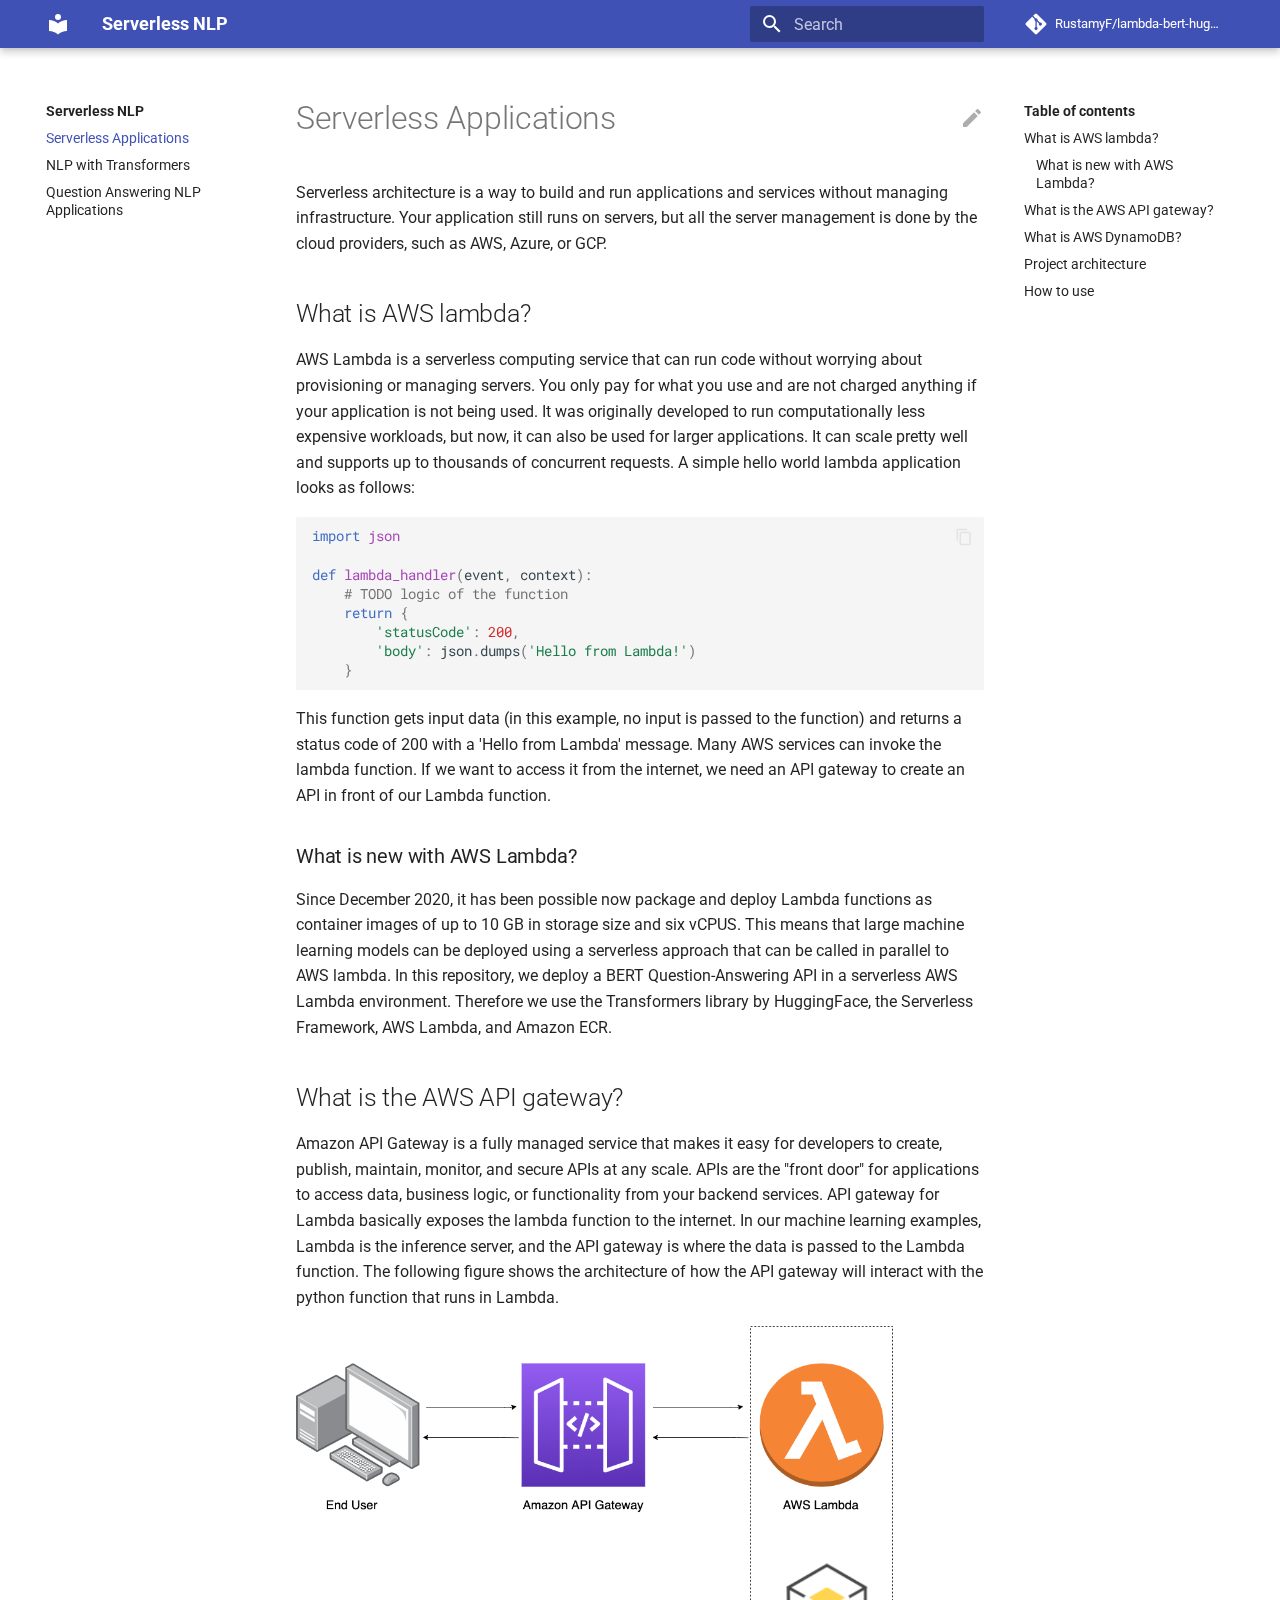
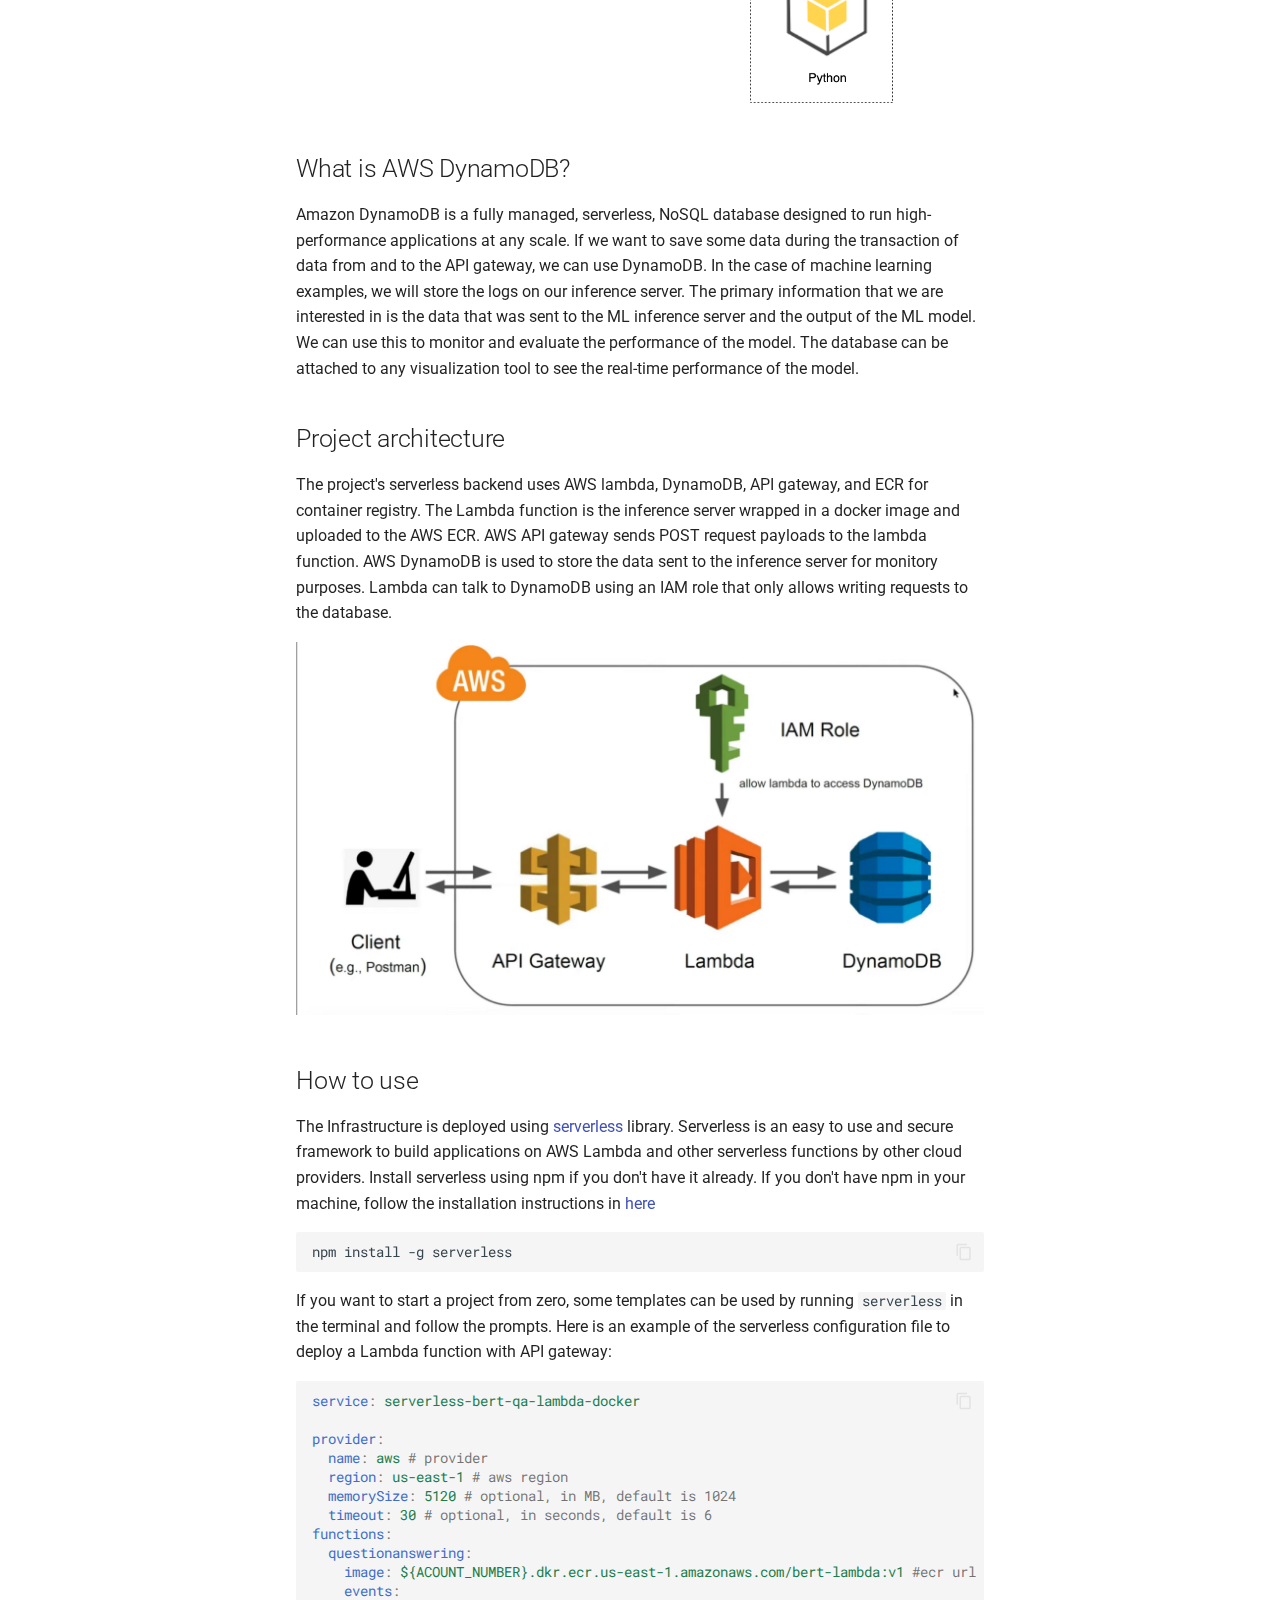
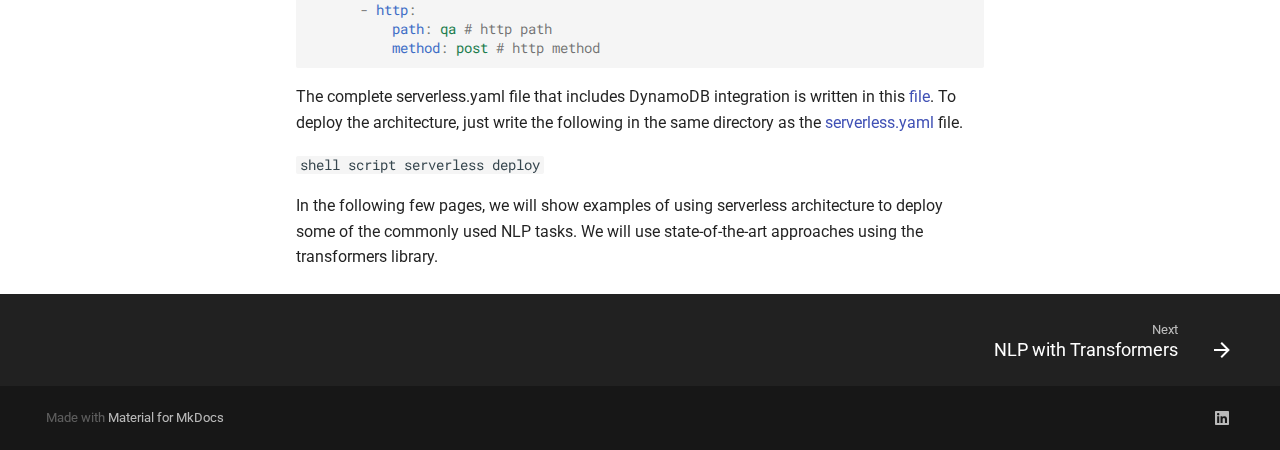
<file: index.html>
<!doctype html>
<html lang="en" class="no-js">
  <head>
    
      <meta charset="utf-8">
      <meta name="viewport" content="width=device-width,initial-scale=1">
      
        <meta name="description" content="A repository of serverless NLP projects">
      
      
        <meta name="author" content="Fahim Rustamy">
      
      
      <link rel="icon" href="assets/images/favicon.png">
      <meta name="generator" content="mkdocs-1.4.2, mkdocs-material-8.5.10">
    
    
      
        <title>Serverless NLP</title>
      
    
    
      <link rel="stylesheet" href="assets/stylesheets/main.975780f9.min.css">
      
        
        <link rel="stylesheet" href="assets/stylesheets/palette.2505c338.min.css">
        
      
      

    
    
    
      
        
        
        <link rel="preconnect" href="https://fonts.gstatic.com" crossorigin>
        <link rel="stylesheet" href="https://fonts.googleapis.com/css?family=Roboto:300,300i,400,400i,700,700i%7CRoboto+Mono:400,400i,700,700i&display=fallback">
        <style>:root{--md-text-font:"Roboto";--md-code-font:"Roboto Mono"}</style>
      
    
    
    <script>__md_scope=new URL(".",location),__md_hash=e=>[...e].reduce((e,_)=>(e<<5)-e+_.charCodeAt(0),0),__md_get=(e,_=localStorage,t=__md_scope)=>JSON.parse(_.getItem(t.pathname+"."+e)),__md_set=(e,_,t=localStorage,a=__md_scope)=>{try{t.setItem(a.pathname+"."+e,JSON.stringify(_))}catch(e){}}</script>
    
      

    
    
    
  </head>
  
  
    
    
    
    
    
    <body dir="ltr" data-md-color-scheme="default" data-md-color-primary="None" data-md-color-accent="None">
  
    
    
    <input class="md-toggle" data-md-toggle="drawer" type="checkbox" id="__drawer" autocomplete="off">
    <input class="md-toggle" data-md-toggle="search" type="checkbox" id="__search" autocomplete="off">
    <label class="md-overlay" for="__drawer"></label>
    <div data-md-component="skip">
      
        
        <a href="#serverless-applications" class="md-skip">
          Skip to content
        </a>
      
    </div>
    <div data-md-component="announce">
      
    </div>
    
    
      

<header class="md-header" data-md-component="header">
  <nav class="md-header__inner md-grid" aria-label="Header">
    <a href="." title="Serverless NLP" class="md-header__button md-logo" aria-label="Serverless NLP" data-md-component="logo">
      
  
  <svg xmlns="http://www.w3.org/2000/svg" viewBox="0 0 24 24"><path d="M12 8a3 3 0 0 0 3-3 3 3 0 0 0-3-3 3 3 0 0 0-3 3 3 3 0 0 0 3 3m0 3.54C9.64 9.35 6.5 8 3 8v11c3.5 0 6.64 1.35 9 3.54 2.36-2.19 5.5-3.54 9-3.54V8c-3.5 0-6.64 1.35-9 3.54Z"/></svg>

    </a>
    <label class="md-header__button md-icon" for="__drawer">
      <svg xmlns="http://www.w3.org/2000/svg" viewBox="0 0 24 24"><path d="M3 6h18v2H3V6m0 5h18v2H3v-2m0 5h18v2H3v-2Z"/></svg>
    </label>
    <div class="md-header__title" data-md-component="header-title">
      <div class="md-header__ellipsis">
        <div class="md-header__topic">
          <span class="md-ellipsis">
            Serverless NLP
          </span>
        </div>
        <div class="md-header__topic" data-md-component="header-topic">
          <span class="md-ellipsis">
            
              Serverless Applications
            
          </span>
        </div>
      </div>
    </div>
    
    
    
      <label class="md-header__button md-icon" for="__search">
        <svg xmlns="http://www.w3.org/2000/svg" viewBox="0 0 24 24"><path d="M9.5 3A6.5 6.5 0 0 1 16 9.5c0 1.61-.59 3.09-1.56 4.23l.27.27h.79l5 5-1.5 1.5-5-5v-.79l-.27-.27A6.516 6.516 0 0 1 9.5 16 6.5 6.5 0 0 1 3 9.5 6.5 6.5 0 0 1 9.5 3m0 2C7 5 5 7 5 9.5S7 14 9.5 14 14 12 14 9.5 12 5 9.5 5Z"/></svg>
      </label>
      <div class="md-search" data-md-component="search" role="dialog">
  <label class="md-search__overlay" for="__search"></label>
  <div class="md-search__inner" role="search">
    <form class="md-search__form" name="search">
      <input type="text" class="md-search__input" name="query" aria-label="Search" placeholder="Search" autocapitalize="off" autocorrect="off" autocomplete="off" spellcheck="false" data-md-component="search-query" required>
      <label class="md-search__icon md-icon" for="__search">
        <svg xmlns="http://www.w3.org/2000/svg" viewBox="0 0 24 24"><path d="M9.5 3A6.5 6.5 0 0 1 16 9.5c0 1.61-.59 3.09-1.56 4.23l.27.27h.79l5 5-1.5 1.5-5-5v-.79l-.27-.27A6.516 6.516 0 0 1 9.5 16 6.5 6.5 0 0 1 3 9.5 6.5 6.5 0 0 1 9.5 3m0 2C7 5 5 7 5 9.5S7 14 9.5 14 14 12 14 9.5 12 5 9.5 5Z"/></svg>
        <svg xmlns="http://www.w3.org/2000/svg" viewBox="0 0 24 24"><path d="M20 11v2H8l5.5 5.5-1.42 1.42L4.16 12l7.92-7.92L13.5 5.5 8 11h12Z"/></svg>
      </label>
      <nav class="md-search__options" aria-label="Search">
        
        <button type="reset" class="md-search__icon md-icon" title="Clear" aria-label="Clear" tabindex="-1">
          <svg xmlns="http://www.w3.org/2000/svg" viewBox="0 0 24 24"><path d="M19 6.41 17.59 5 12 10.59 6.41 5 5 6.41 10.59 12 5 17.59 6.41 19 12 13.41 17.59 19 19 17.59 13.41 12 19 6.41Z"/></svg>
        </button>
      </nav>
      
    </form>
    <div class="md-search__output">
      <div class="md-search__scrollwrap" data-md-scrollfix>
        <div class="md-search-result" data-md-component="search-result">
          <div class="md-search-result__meta">
            Initializing search
          </div>
          <ol class="md-search-result__list"></ol>
        </div>
      </div>
    </div>
  </div>
</div>
    
    
      <div class="md-header__source">
        <a href="https://github.com/RustamyF/lambda-bert-huggingface" title="Go to repository" class="md-source" data-md-component="source">
  <div class="md-source__icon md-icon">
    
    <svg xmlns="http://www.w3.org/2000/svg" viewBox="0 0 448 512"><!--! Font Awesome Free 6.2.1 by @fontawesome - https://fontawesome.com License - https://fontawesome.com/license/free (Icons: CC BY 4.0, Fonts: SIL OFL 1.1, Code: MIT License) Copyright 2022 Fonticons, Inc.--><path d="M439.55 236.05 244 40.45a28.87 28.87 0 0 0-40.81 0l-40.66 40.63 51.52 51.52c27.06-9.14 52.68 16.77 43.39 43.68l49.66 49.66c34.23-11.8 61.18 31 35.47 56.69-26.49 26.49-70.21-2.87-56-37.34L240.22 199v121.85c25.3 12.54 22.26 41.85 9.08 55a34.34 34.34 0 0 1-48.55 0c-17.57-17.6-11.07-46.91 11.25-56v-123c-20.8-8.51-24.6-30.74-18.64-45L142.57 101 8.45 235.14a28.86 28.86 0 0 0 0 40.81l195.61 195.6a28.86 28.86 0 0 0 40.8 0l194.69-194.69a28.86 28.86 0 0 0 0-40.81z"/></svg>
  </div>
  <div class="md-source__repository">
    RustamyF/lambda-bert-huggingface
  </div>
</a>
      </div>
    
  </nav>
  
</header>
    
    <div class="md-container" data-md-component="container">
      
      
        
          
        
      
      <main class="md-main" data-md-component="main">
        <div class="md-main__inner md-grid">
          
            
              
              <div class="md-sidebar md-sidebar--primary" data-md-component="sidebar" data-md-type="navigation" >
                <div class="md-sidebar__scrollwrap">
                  <div class="md-sidebar__inner">
                    


<nav class="md-nav md-nav--primary" aria-label="Navigation" data-md-level="0">
  <label class="md-nav__title" for="__drawer">
    <a href="." title="Serverless NLP" class="md-nav__button md-logo" aria-label="Serverless NLP" data-md-component="logo">
      
  
  <svg xmlns="http://www.w3.org/2000/svg" viewBox="0 0 24 24"><path d="M12 8a3 3 0 0 0 3-3 3 3 0 0 0-3-3 3 3 0 0 0-3 3 3 3 0 0 0 3 3m0 3.54C9.64 9.35 6.5 8 3 8v11c3.5 0 6.64 1.35 9 3.54 2.36-2.19 5.5-3.54 9-3.54V8c-3.5 0-6.64 1.35-9 3.54Z"/></svg>

    </a>
    Serverless NLP
  </label>
  
    <div class="md-nav__source">
      <a href="https://github.com/RustamyF/lambda-bert-huggingface" title="Go to repository" class="md-source" data-md-component="source">
  <div class="md-source__icon md-icon">
    
    <svg xmlns="http://www.w3.org/2000/svg" viewBox="0 0 448 512"><!--! Font Awesome Free 6.2.1 by @fontawesome - https://fontawesome.com License - https://fontawesome.com/license/free (Icons: CC BY 4.0, Fonts: SIL OFL 1.1, Code: MIT License) Copyright 2022 Fonticons, Inc.--><path d="M439.55 236.05 244 40.45a28.87 28.87 0 0 0-40.81 0l-40.66 40.63 51.52 51.52c27.06-9.14 52.68 16.77 43.39 43.68l49.66 49.66c34.23-11.8 61.18 31 35.47 56.69-26.49 26.49-70.21-2.87-56-37.34L240.22 199v121.85c25.3 12.54 22.26 41.85 9.08 55a34.34 34.34 0 0 1-48.55 0c-17.57-17.6-11.07-46.91 11.25-56v-123c-20.8-8.51-24.6-30.74-18.64-45L142.57 101 8.45 235.14a28.86 28.86 0 0 0 0 40.81l195.61 195.6a28.86 28.86 0 0 0 40.8 0l194.69-194.69a28.86 28.86 0 0 0 0-40.81z"/></svg>
  </div>
  <div class="md-source__repository">
    RustamyF/lambda-bert-huggingface
  </div>
</a>
    </div>
  
  <ul class="md-nav__list" data-md-scrollfix>
    
      
      
      

  
  
    
  
  
    <li class="md-nav__item md-nav__item--active">
      
      <input class="md-nav__toggle md-toggle" data-md-toggle="toc" type="checkbox" id="__toc">
      
      
        
      
      
        <label class="md-nav__link md-nav__link--active" for="__toc">
          Serverless Applications
          <span class="md-nav__icon md-icon"></span>
        </label>
      
      <a href="." class="md-nav__link md-nav__link--active">
        Serverless Applications
      </a>
      
        

<nav class="md-nav md-nav--secondary" aria-label="Table of contents">
  
  
  
    
  
  
    <label class="md-nav__title" for="__toc">
      <span class="md-nav__icon md-icon"></span>
      Table of contents
    </label>
    <ul class="md-nav__list" data-md-component="toc" data-md-scrollfix>
      
        <li class="md-nav__item">
  <a href="#what-is-aws-lambda" class="md-nav__link">
    What is AWS lambda?
  </a>
  
    <nav class="md-nav" aria-label="What is AWS lambda?">
      <ul class="md-nav__list">
        
          <li class="md-nav__item">
  <a href="#what-is-new-with-aws-lambda" class="md-nav__link">
    What is new with AWS Lambda?
  </a>
  
</li>
        
      </ul>
    </nav>
  
</li>
      
        <li class="md-nav__item">
  <a href="#what-is-the-aws-api-gateway" class="md-nav__link">
    What is the AWS API gateway?
  </a>
  
</li>
      
        <li class="md-nav__item">
  <a href="#what-is-aws-dynamodb" class="md-nav__link">
    What is AWS DynamoDB?
  </a>
  
</li>
      
        <li class="md-nav__item">
  <a href="#project-architecture" class="md-nav__link">
    Project architecture
  </a>
  
</li>
      
        <li class="md-nav__item">
  <a href="#how-to-use" class="md-nav__link">
    How to use
  </a>
  
</li>
      
    </ul>
  
</nav>
      
    </li>
  

    
      
      
      

  
  
  
    <li class="md-nav__item">
      <a href="transformer/" class="md-nav__link">
        NLP with Transformers
      </a>
    </li>
  

    
      
      
      

  
  
  
    <li class="md-nav__item">
      <a href="question-ansering/" class="md-nav__link">
        Question Answering NLP Applications
      </a>
    </li>
  

    
  </ul>
</nav>
                  </div>
                </div>
              </div>
            
            
              
              <div class="md-sidebar md-sidebar--secondary" data-md-component="sidebar" data-md-type="toc" >
                <div class="md-sidebar__scrollwrap">
                  <div class="md-sidebar__inner">
                    

<nav class="md-nav md-nav--secondary" aria-label="Table of contents">
  
  
  
    
  
  
    <label class="md-nav__title" for="__toc">
      <span class="md-nav__icon md-icon"></span>
      Table of contents
    </label>
    <ul class="md-nav__list" data-md-component="toc" data-md-scrollfix>
      
        <li class="md-nav__item">
  <a href="#what-is-aws-lambda" class="md-nav__link">
    What is AWS lambda?
  </a>
  
    <nav class="md-nav" aria-label="What is AWS lambda?">
      <ul class="md-nav__list">
        
          <li class="md-nav__item">
  <a href="#what-is-new-with-aws-lambda" class="md-nav__link">
    What is new with AWS Lambda?
  </a>
  
</li>
        
      </ul>
    </nav>
  
</li>
      
        <li class="md-nav__item">
  <a href="#what-is-the-aws-api-gateway" class="md-nav__link">
    What is the AWS API gateway?
  </a>
  
</li>
      
        <li class="md-nav__item">
  <a href="#what-is-aws-dynamodb" class="md-nav__link">
    What is AWS DynamoDB?
  </a>
  
</li>
      
        <li class="md-nav__item">
  <a href="#project-architecture" class="md-nav__link">
    Project architecture
  </a>
  
</li>
      
        <li class="md-nav__item">
  <a href="#how-to-use" class="md-nav__link">
    How to use
  </a>
  
</li>
      
    </ul>
  
</nav>
                  </div>
                </div>
              </div>
            
          
          
            <div class="md-content" data-md-component="content">
              <article class="md-content__inner md-typeset">
                
                  

  <a href="https://github.com/RustamyF/lambda-bert-huggingface/edit/master/docs/index.md" title="Edit this page" class="md-content__button md-icon">
    
    <svg xmlns="http://www.w3.org/2000/svg" viewBox="0 0 24 24"><path d="M20.71 7.04c.39-.39.39-1.04 0-1.41l-2.34-2.34c-.37-.39-1.02-.39-1.41 0l-1.84 1.83 3.75 3.75M3 17.25V21h3.75L17.81 9.93l-3.75-3.75L3 17.25Z"/></svg>
  </a>


<h1 id="serverless-applications">Serverless Applications</h1>
<p>Serverless architecture is a way to build and run applications and services without managing
 infrastructure. Your application still runs on servers, but all the server management is done by the cloud providers, such
 as AWS, Azure, or GCP.</p>
<h2 id="what-is-aws-lambda">What is AWS lambda?</h2>
<p>AWS Lambda is a serverless computing service that can run code without worrying about provisioning or
managing servers. You only pay for what you use and are not charged anything if your application is not being
used. It was originally developed to run computationally less expensive workloads, but now, it can also be
used for larger applications. It can scale pretty well and supports up to thousands of concurrent requests.
 A simple hello world lambda application looks as follows:</p>
<p><div class="highlight"><pre><span></span><code><a id="__codelineno-0-1" name="__codelineno-0-1" href="#__codelineno-0-1"></a><span class="kn">import</span> <span class="nn">json</span>
<a id="__codelineno-0-2" name="__codelineno-0-2" href="#__codelineno-0-2"></a>
<a id="__codelineno-0-3" name="__codelineno-0-3" href="#__codelineno-0-3"></a><span class="k">def</span> <span class="nf">lambda_handler</span><span class="p">(</span><span class="n">event</span><span class="p">,</span> <span class="n">context</span><span class="p">):</span>
<a id="__codelineno-0-4" name="__codelineno-0-4" href="#__codelineno-0-4"></a>    <span class="c1"># TODO logic of the function</span>
<a id="__codelineno-0-5" name="__codelineno-0-5" href="#__codelineno-0-5"></a>    <span class="k">return</span> <span class="p">{</span>
<a id="__codelineno-0-6" name="__codelineno-0-6" href="#__codelineno-0-6"></a>        <span class="s1">&#39;statusCode&#39;</span><span class="p">:</span> <span class="mi">200</span><span class="p">,</span>
<a id="__codelineno-0-7" name="__codelineno-0-7" href="#__codelineno-0-7"></a>        <span class="s1">&#39;body&#39;</span><span class="p">:</span> <span class="n">json</span><span class="o">.</span><span class="n">dumps</span><span class="p">(</span><span class="s1">&#39;Hello from Lambda!&#39;</span><span class="p">)</span>
<a id="__codelineno-0-8" name="__codelineno-0-8" href="#__codelineno-0-8"></a>    <span class="p">}</span>
</code></pre></div>
This function gets input data (in this example, no input is passed to the function) and returns a status code of 200
 with a 'Hello from Lambda' message. Many AWS services can invoke the lambda function. If we want to access it from
 the internet, we need an API gateway to create an API in front of our Lambda function.</p>
<h3 id="what-is-new-with-aws-lambda">What is new with AWS Lambda?</h3>
<p>Since December 2020, it has been possible now package and deploy Lambda functions as container images of up to 10
GB in storage size and six vCPUS. This means that large machine learning models can be deployed using a serverless
approach that can be called in parallel to AWS lambda.
In this repository, we deploy a BERT Question-Answering API in a serverless AWS Lambda environment.
Therefore we use the Transformers library by HuggingFace, the Serverless Framework, AWS Lambda, and Amazon ECR.</p>
<h2 id="what-is-the-aws-api-gateway">What is the AWS API gateway?</h2>
<p>Amazon API Gateway is a fully managed service that makes it easy for developers to create, publish, maintain, monitor,
 and secure APIs at any scale. APIs are the "front door" for applications to access data, business logic, or
  functionality from your backend services. API gateway for Lambda basically exposes the lambda function to the internet.
  In our machine learning examples, Lambda is the inference server, and the API gateway is where the data is passed to the
  Lambda function. The following figure shows the architecture of how the API gateway will interact with the python function
  that runs in Lambda.</p>
<p><img src="assets/lambda-api.png" width="600" height="300"></p>
<h2 id="what-is-aws-dynamodb">What is AWS DynamoDB?</h2>
<p>Amazon DynamoDB is a fully managed, serverless, NoSQL database designed to run high-performance applications
 at any scale. If we want to save some data during the transaction of data from and to the API gateway, we can use
 DynamoDB. In the case of machine learning examples, we will store the logs on our inference server. The primary information
 that we are interested in is the data that was sent to the ML inference server and the output of the ML model. We can use
 this to monitor and evaluate the performance of the model. The database can be attached to any visualization tool to
 see the real-time performance of the model.</p>
<h2 id="project-architecture">Project architecture</h2>
<p>The project's serverless backend uses AWS lambda, DynamoDB, API gateway, and ECR for container registry.
The Lambda function is the inference server wrapped in a docker image and uploaded to the AWS ECR. AWS API gateway
 sends POST request payloads to the lambda function. AWS DynamoDB is used to store the data sent to the inference
 server for monitory purposes. Lambda can talk to DynamoDB using an IAM role that only allows writing requests to the
 database.</p>
<p><img src="assets/arch.png" width="700" height="350"></p>
<h2 id="how-to-use">How to use</h2>
<p>The Infrastructure is deployed using <a href="https://www.serverless.com/framework/docs">serverless</a> library. Serverless is an easy
to use and secure framework to build applications on AWS Lambda and other serverless functions by other cloud providers.
Install serverless using npm if you don't have it already. If you don't have npm in your machine, follow the installation instructions
in <a href="https://docs.npmjs.com/downloading-and-installing-node-js-and-npm">here</a></p>
<p><div class="highlight"><pre><span></span><code><a id="__codelineno-1-1" name="__codelineno-1-1" href="#__codelineno-1-1"></a>npm install -g serverless
</code></pre></div>
If you want to start a project from zero, some templates can be used by running <code>serverless</code> in the terminal and follow the prompts. Here is an example of
the serverless configuration file to deploy a Lambda function with API gateway:</p>
<p><div class="highlight"><pre><span></span><code><a id="__codelineno-2-1" name="__codelineno-2-1" href="#__codelineno-2-1"></a><span class="nt">service</span><span class="p">:</span><span class="w"> </span><span class="l l-Scalar l-Scalar-Plain">serverless-bert-qa-lambda-docker</span><span class="w"></span>
<a id="__codelineno-2-2" name="__codelineno-2-2" href="#__codelineno-2-2"></a>
<a id="__codelineno-2-3" name="__codelineno-2-3" href="#__codelineno-2-3"></a><span class="nt">provider</span><span class="p">:</span><span class="w"></span>
<a id="__codelineno-2-4" name="__codelineno-2-4" href="#__codelineno-2-4"></a><span class="w">  </span><span class="nt">name</span><span class="p">:</span><span class="w"> </span><span class="l l-Scalar l-Scalar-Plain">aws</span><span class="w"> </span><span class="c1"># provider</span><span class="w"></span>
<a id="__codelineno-2-5" name="__codelineno-2-5" href="#__codelineno-2-5"></a><span class="w">  </span><span class="nt">region</span><span class="p">:</span><span class="w"> </span><span class="l l-Scalar l-Scalar-Plain">us-east-1</span><span class="w"> </span><span class="c1"># aws region</span><span class="w"></span>
<a id="__codelineno-2-6" name="__codelineno-2-6" href="#__codelineno-2-6"></a><span class="w">  </span><span class="nt">memorySize</span><span class="p">:</span><span class="w"> </span><span class="l l-Scalar l-Scalar-Plain">5120</span><span class="w"> </span><span class="c1"># optional, in MB, default is 1024</span><span class="w"></span>
<a id="__codelineno-2-7" name="__codelineno-2-7" href="#__codelineno-2-7"></a><span class="w">  </span><span class="nt">timeout</span><span class="p">:</span><span class="w"> </span><span class="l l-Scalar l-Scalar-Plain">30</span><span class="w"> </span><span class="c1"># optional, in seconds, default is 6</span><span class="w"></span>
<a id="__codelineno-2-8" name="__codelineno-2-8" href="#__codelineno-2-8"></a><span class="nt">functions</span><span class="p">:</span><span class="w"></span>
<a id="__codelineno-2-9" name="__codelineno-2-9" href="#__codelineno-2-9"></a><span class="w">  </span><span class="nt">questionanswering</span><span class="p">:</span><span class="w"></span>
<a id="__codelineno-2-10" name="__codelineno-2-10" href="#__codelineno-2-10"></a><span class="w">    </span><span class="nt">image</span><span class="p">:</span><span class="w"> </span><span class="l l-Scalar l-Scalar-Plain">${ACOUNT_NUMBER}.dkr.ecr.us-east-1.amazonaws.com/bert-lambda:v1</span><span class="w"> </span><span class="c1">#ecr url</span><span class="w"></span>
<a id="__codelineno-2-11" name="__codelineno-2-11" href="#__codelineno-2-11"></a><span class="w">    </span><span class="nt">events</span><span class="p">:</span><span class="w"></span>
<a id="__codelineno-2-12" name="__codelineno-2-12" href="#__codelineno-2-12"></a><span class="w">      </span><span class="p p-Indicator">-</span><span class="w"> </span><span class="nt">http</span><span class="p">:</span><span class="w"></span>
<a id="__codelineno-2-13" name="__codelineno-2-13" href="#__codelineno-2-13"></a><span class="w">          </span><span class="nt">path</span><span class="p">:</span><span class="w"> </span><span class="l l-Scalar l-Scalar-Plain">qa</span><span class="w"> </span><span class="c1"># http path</span><span class="w"></span>
<a id="__codelineno-2-14" name="__codelineno-2-14" href="#__codelineno-2-14"></a><span class="w">          </span><span class="nt">method</span><span class="p">:</span><span class="w"> </span><span class="l l-Scalar l-Scalar-Plain">post</span><span class="w"> </span><span class="c1"># http method</span><span class="w"></span>
</code></pre></div>
The complete serverless.yaml file that includes DynamoDB integration is written in this <a href="serverless-bert/serverless.yaml">file</a>.
To deploy the architecture, just write the following in the same directory as the <a href="serverless-bert/serverless.yaml">serverless.yaml</a> file.</p>
<p><code>shell script
serverless deploy</code></p>
<p>In the following few pages, we will show examples of using serverless architecture to deploy some of the
commonly used NLP tasks. We will use state-of-the-art approaches using the transformers library.</p>





                
              </article>
            </div>
          
          
        </div>
        
      </main>
      
        <footer class="md-footer">
  
    
    <nav class="md-footer__inner md-grid" aria-label="Footer" >
      
      
        
        <a href="transformer/" class="md-footer__link md-footer__link--next" aria-label="Next: NLP with Transformers" rel="next">
          <div class="md-footer__title">
            <div class="md-ellipsis">
              <span class="md-footer__direction">
                Next
              </span>
              NLP with Transformers
            </div>
          </div>
          <div class="md-footer__button md-icon">
            <svg xmlns="http://www.w3.org/2000/svg" viewBox="0 0 24 24"><path d="M4 11v2h12l-5.5 5.5 1.42 1.42L19.84 12l-7.92-7.92L10.5 5.5 16 11H4Z"/></svg>
          </div>
        </a>
      
    </nav>
  
  <div class="md-footer-meta md-typeset">
    <div class="md-footer-meta__inner md-grid">
      <div class="md-copyright">
  
  
    Made with
    <a href="https://squidfunk.github.io/mkdocs-material/" target="_blank" rel="noopener">
      Material for MkDocs
    </a>
  
</div>
      
        <div class="md-social">
  
    
    
      
      
    
    <a href="https://www.linkedin.com/in/frustamy" target="_blank" rel="noopener" title="www.linkedin.com" class="md-social__link">
      <svg xmlns="http://www.w3.org/2000/svg" viewBox="0 0 448 512"><!--! Font Awesome Free 6.2.1 by @fontawesome - https://fontawesome.com License - https://fontawesome.com/license/free (Icons: CC BY 4.0, Fonts: SIL OFL 1.1, Code: MIT License) Copyright 2022 Fonticons, Inc.--><path d="M416 32H31.9C14.3 32 0 46.5 0 64.3v383.4C0 465.5 14.3 480 31.9 480H416c17.6 0 32-14.5 32-32.3V64.3c0-17.8-14.4-32.3-32-32.3zM135.4 416H69V202.2h66.5V416zm-33.2-243c-21.3 0-38.5-17.3-38.5-38.5S80.9 96 102.2 96c21.2 0 38.5 17.3 38.5 38.5 0 21.3-17.2 38.5-38.5 38.5zm282.1 243h-66.4V312c0-24.8-.5-56.7-34.5-56.7-34.6 0-39.9 27-39.9 54.9V416h-66.4V202.2h63.7v29.2h.9c8.9-16.8 30.6-34.5 62.9-34.5 67.2 0 79.7 44.3 79.7 101.9V416z"/></svg>
    </a>
  
</div>
      
    </div>
  </div>
</footer>
      
    </div>
    <div class="md-dialog" data-md-component="dialog">
      <div class="md-dialog__inner md-typeset"></div>
    </div>
    
    <script id="__config" type="application/json">{"base": ".", "features": ["content.code.annotate"], "search": "assets/javascripts/workers/search.16e2a7d4.min.js", "translations": {"clipboard.copied": "Copied to clipboard", "clipboard.copy": "Copy to clipboard", "search.config.lang": "en", "search.config.pipeline": "trimmer, stopWordFilter", "search.config.separator": "[\\s\\-]+", "search.placeholder": "Search", "search.result.more.one": "1 more on this page", "search.result.more.other": "# more on this page", "search.result.none": "No matching documents", "search.result.one": "1 matching document", "search.result.other": "# matching documents", "search.result.placeholder": "Type to start searching", "search.result.term.missing": "Missing", "select.version.title": "Select version"}}</script>
    
    
      <script src="assets/javascripts/bundle.5a2dcb6a.min.js"></script>
      
    
    
  </body>
</html>
</file>
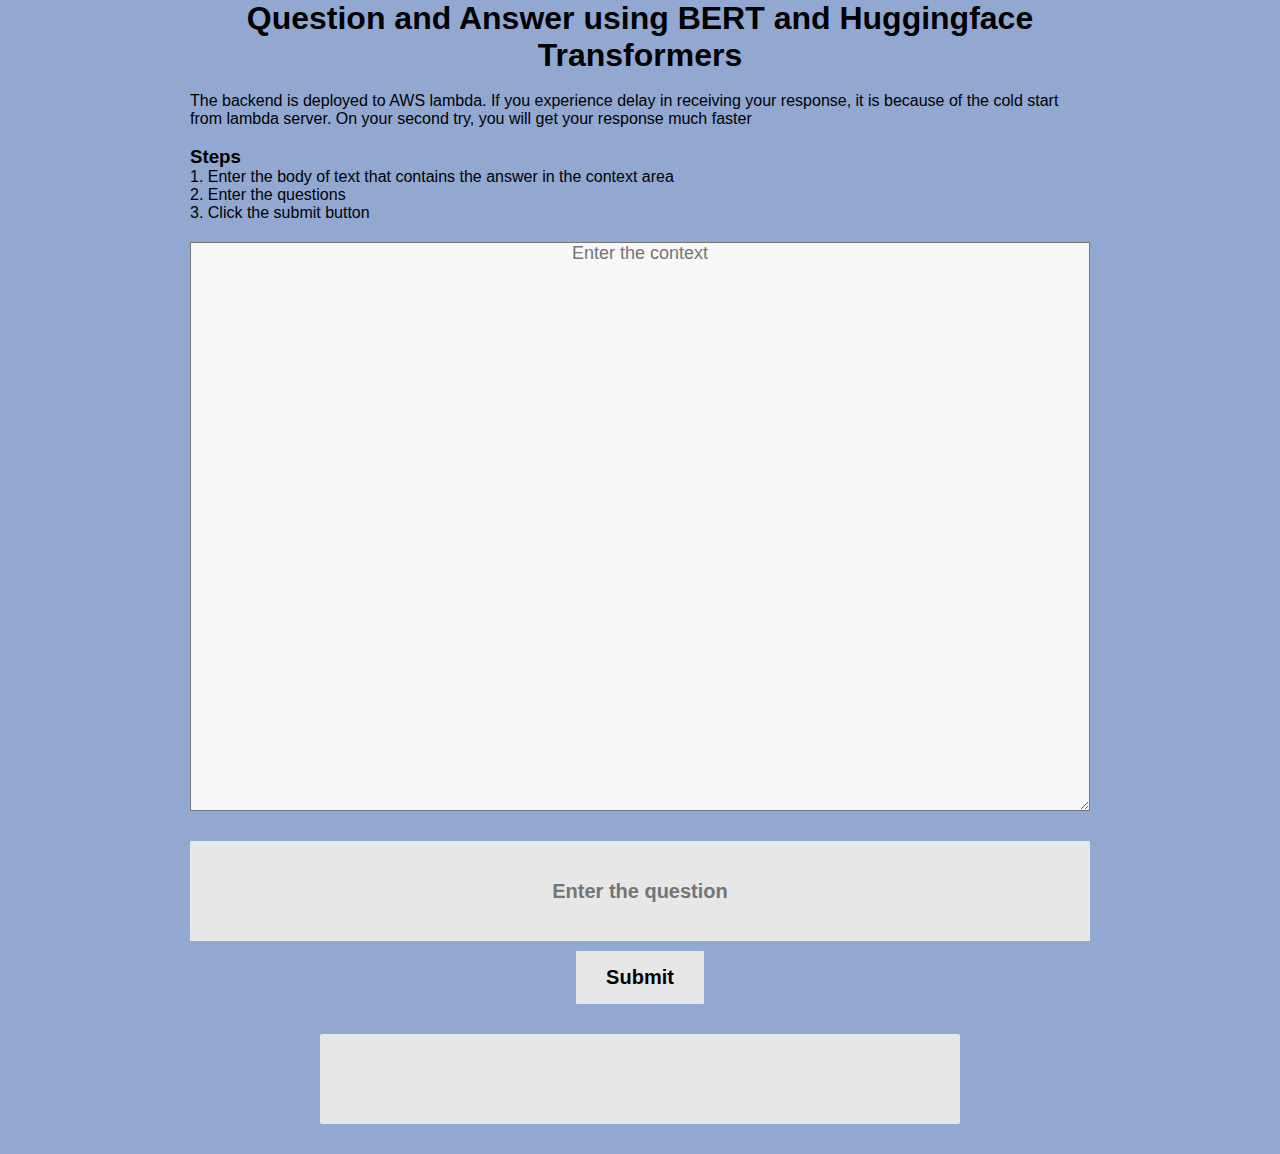
<file: front-end/index.html>
<!--<script src="script.js" defer></script>-->
<!DOCTYPE html>
<html lang="en">
<head>
  <meta charset="UTF-8">
  <meta name="viewport" content="width=device-width, initial-scale=1.0">
  <meta http-equiv="X-UA-Compatible" content="ie=edge">
  <title>lambda-huggingFace</title>
  <link rel="stylesheet" href="style.css">
</head>
<body>
   <div class="main">
    <div class="header">
      <h1>Question and Answer using BERT and Huggingface Transformers</h1><br>
      <p>The backend is deployed to AWS lambda. If you experience delay in receiving your response, it is because of the cold start from lambda server. On your second try, you will get your response much faster</p>
    </div>
    </div>
    <br>

         <div class="description">
        <h3>Steps</h3>
        <p>1. Enter the body of text that contains the answer in the context area</p>
        <p>2. Enter the questions</p>
        <p>3. Click the submit button</p>
        </div>

  <textarea rows="27" cols="100" type="text" placeholder="Enter the context" id="context"></textarea>
    <div class="input">
      <input type="text" placeholder="Enter the question" class="input_text2", id="question"><p>
      <input type="submit" value="Submit" class="submit">
    </div>




  </div>

  <div class="container">
    <div class="card">
      <h1 class="name" id="name"></h1>
    </div>
  </div>
<script src="app.js"></script>
</body>
</html>
</file>
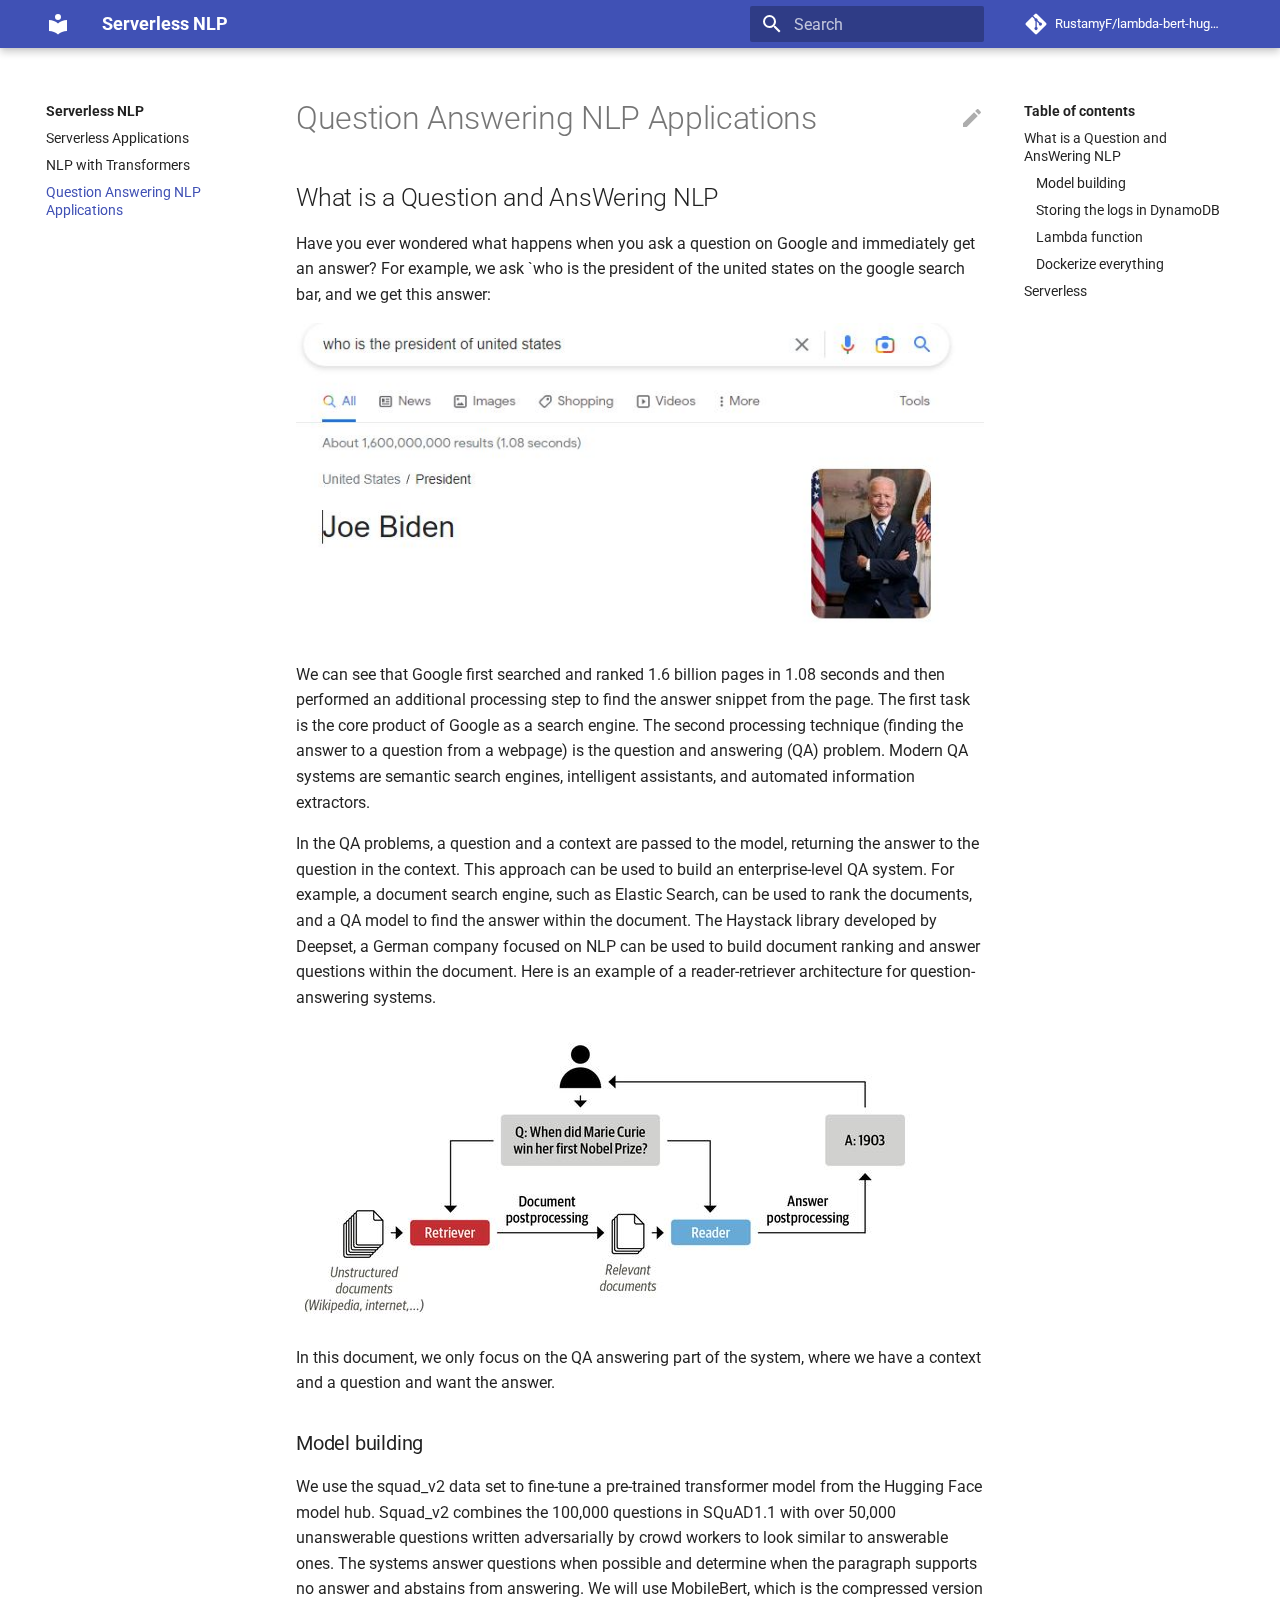
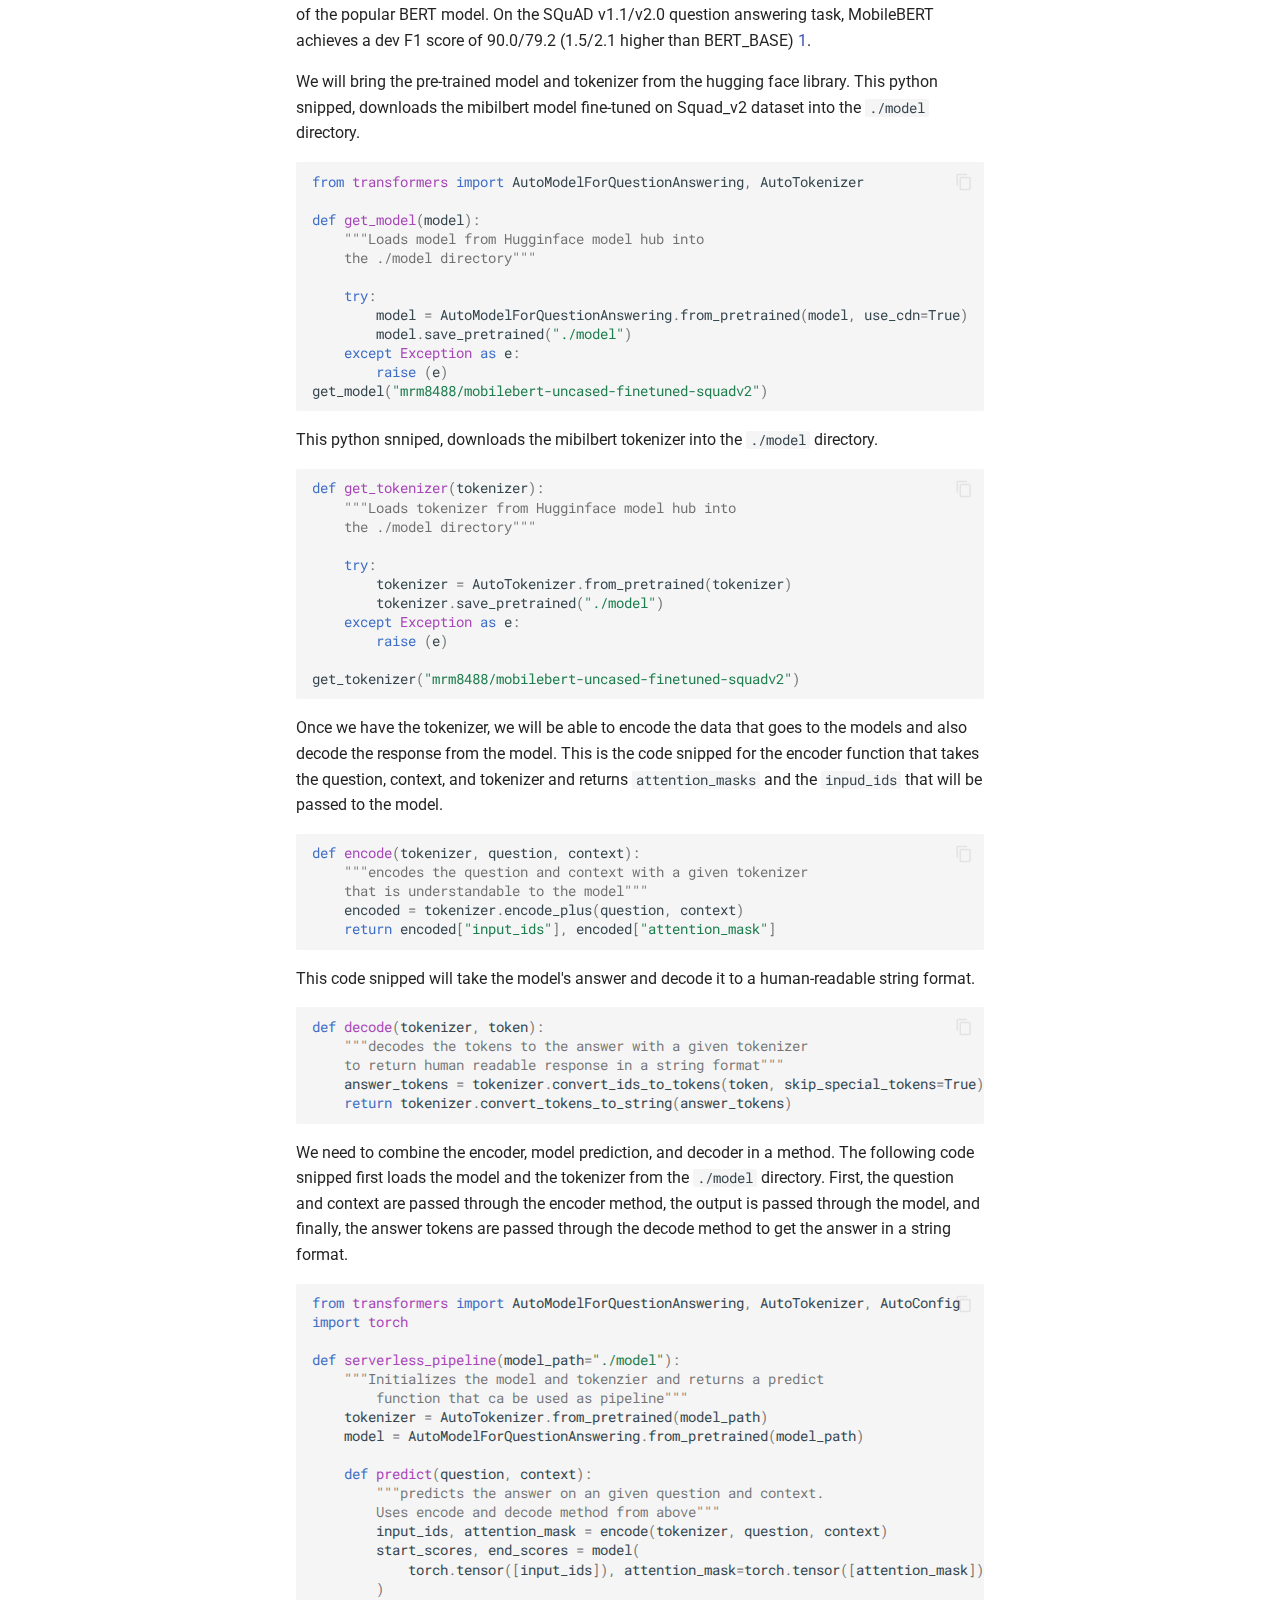
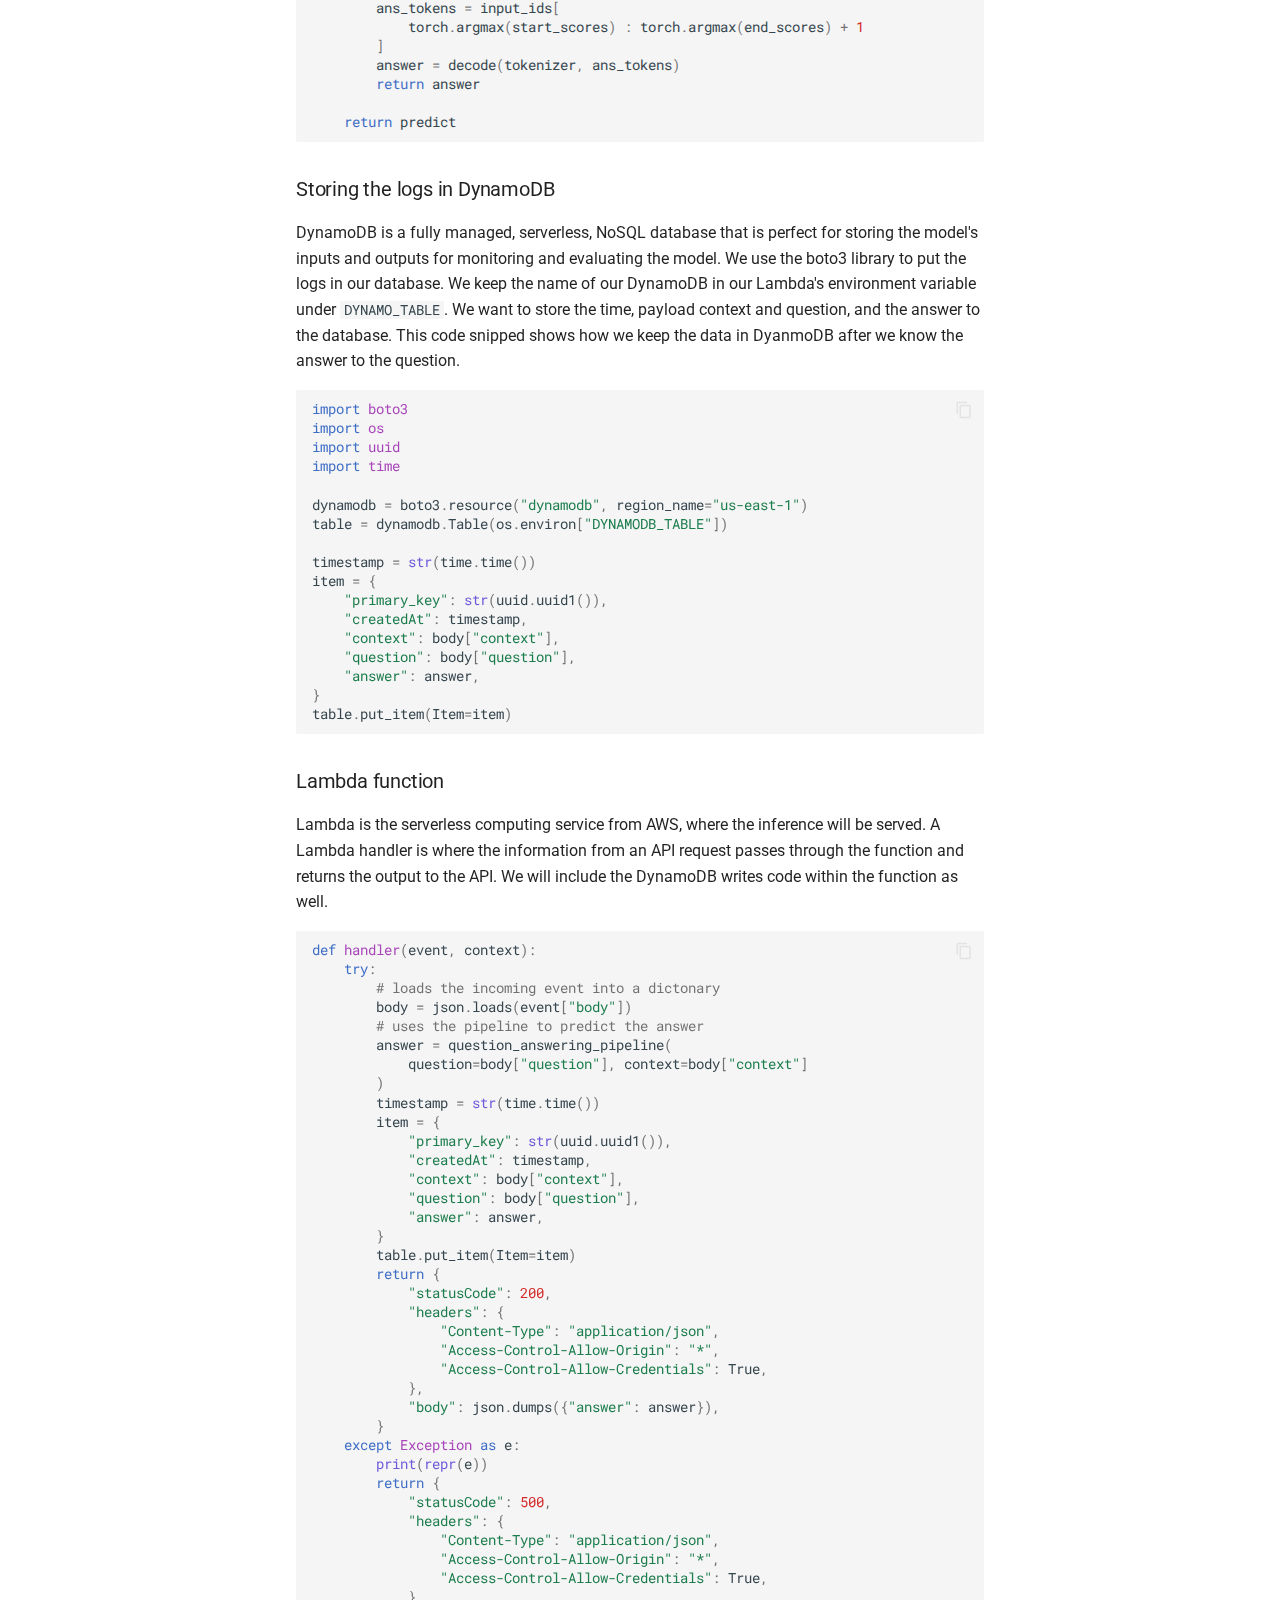
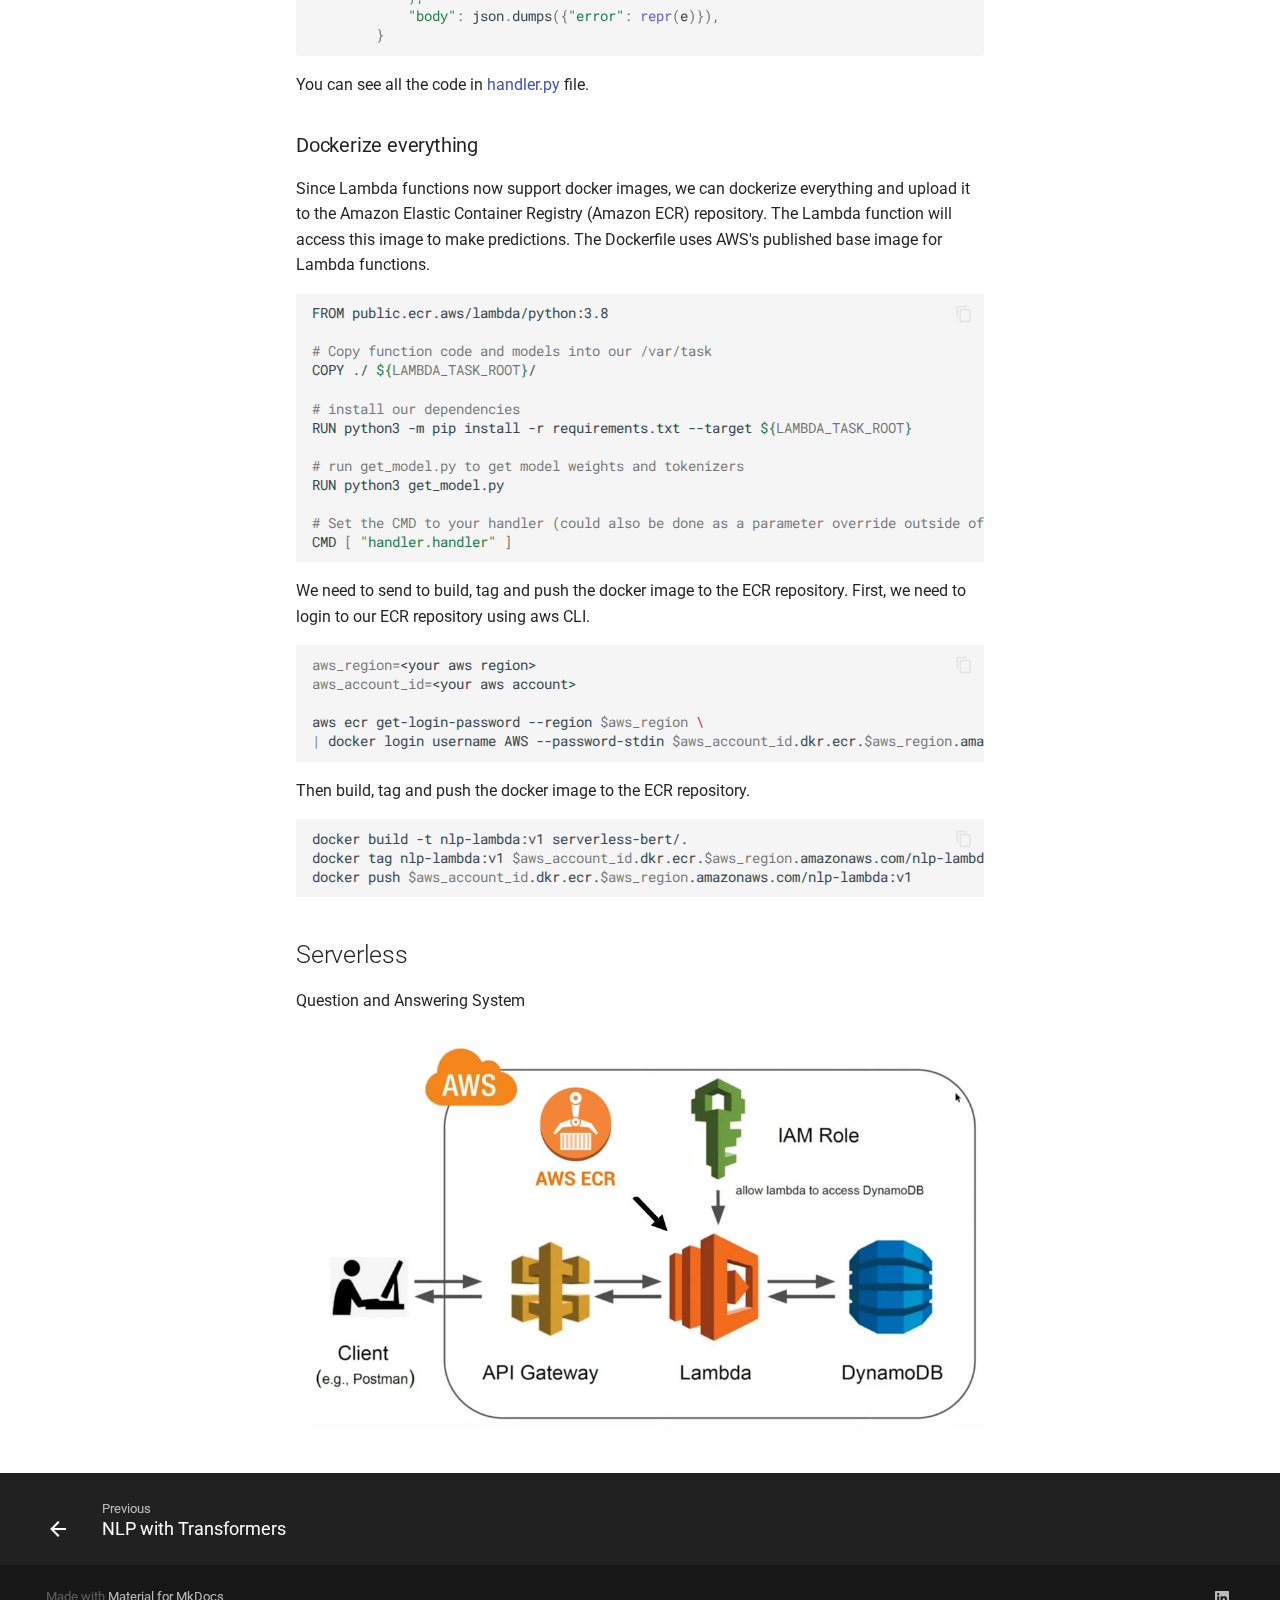
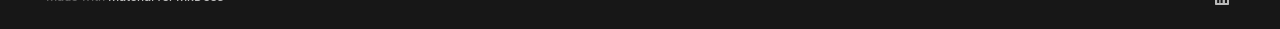
<file: question-ansering/index.html>
<!doctype html>
<html lang="en" class="no-js">
  <head>
    
      <meta charset="utf-8">
      <meta name="viewport" content="width=device-width,initial-scale=1">
      
        <meta name="description" content="A repository of serverless NLP projects">
      
      
        <meta name="author" content="Fahim Rustamy">
      
      
      <link rel="icon" href="../assets/images/favicon.png">
      <meta name="generator" content="mkdocs-1.4.2, mkdocs-material-8.5.10">
    
    
      
        <title>Question Answering NLP Applications - Serverless NLP</title>
      
    
    
      <link rel="stylesheet" href="../assets/stylesheets/main.975780f9.min.css">
      
        
        <link rel="stylesheet" href="../assets/stylesheets/palette.2505c338.min.css">
        
      
      

    
    
    
      
        
        
        <link rel="preconnect" href="https://fonts.gstatic.com" crossorigin>
        <link rel="stylesheet" href="https://fonts.googleapis.com/css?family=Roboto:300,300i,400,400i,700,700i%7CRoboto+Mono:400,400i,700,700i&display=fallback">
        <style>:root{--md-text-font:"Roboto";--md-code-font:"Roboto Mono"}</style>
      
    
    
    <script>__md_scope=new URL("..",location),__md_hash=e=>[...e].reduce((e,_)=>(e<<5)-e+_.charCodeAt(0),0),__md_get=(e,_=localStorage,t=__md_scope)=>JSON.parse(_.getItem(t.pathname+"."+e)),__md_set=(e,_,t=localStorage,a=__md_scope)=>{try{t.setItem(a.pathname+"."+e,JSON.stringify(_))}catch(e){}}</script>
    
      

    
    
    
  </head>
  
  
    
    
    
    
    
    <body dir="ltr" data-md-color-scheme="default" data-md-color-primary="None" data-md-color-accent="None">
  
    
    
    <input class="md-toggle" data-md-toggle="drawer" type="checkbox" id="__drawer" autocomplete="off">
    <input class="md-toggle" data-md-toggle="search" type="checkbox" id="__search" autocomplete="off">
    <label class="md-overlay" for="__drawer"></label>
    <div data-md-component="skip">
      
        
        <a href="#question-answering-nlp-applications" class="md-skip">
          Skip to content
        </a>
      
    </div>
    <div data-md-component="announce">
      
    </div>
    
    
      

<header class="md-header" data-md-component="header">
  <nav class="md-header__inner md-grid" aria-label="Header">
    <a href=".." title="Serverless NLP" class="md-header__button md-logo" aria-label="Serverless NLP" data-md-component="logo">
      
  
  <svg xmlns="http://www.w3.org/2000/svg" viewBox="0 0 24 24"><path d="M12 8a3 3 0 0 0 3-3 3 3 0 0 0-3-3 3 3 0 0 0-3 3 3 3 0 0 0 3 3m0 3.54C9.64 9.35 6.5 8 3 8v11c3.5 0 6.64 1.35 9 3.54 2.36-2.19 5.5-3.54 9-3.54V8c-3.5 0-6.64 1.35-9 3.54Z"/></svg>

    </a>
    <label class="md-header__button md-icon" for="__drawer">
      <svg xmlns="http://www.w3.org/2000/svg" viewBox="0 0 24 24"><path d="M3 6h18v2H3V6m0 5h18v2H3v-2m0 5h18v2H3v-2Z"/></svg>
    </label>
    <div class="md-header__title" data-md-component="header-title">
      <div class="md-header__ellipsis">
        <div class="md-header__topic">
          <span class="md-ellipsis">
            Serverless NLP
          </span>
        </div>
        <div class="md-header__topic" data-md-component="header-topic">
          <span class="md-ellipsis">
            
              Question Answering NLP Applications
            
          </span>
        </div>
      </div>
    </div>
    
    
    
      <label class="md-header__button md-icon" for="__search">
        <svg xmlns="http://www.w3.org/2000/svg" viewBox="0 0 24 24"><path d="M9.5 3A6.5 6.5 0 0 1 16 9.5c0 1.61-.59 3.09-1.56 4.23l.27.27h.79l5 5-1.5 1.5-5-5v-.79l-.27-.27A6.516 6.516 0 0 1 9.5 16 6.5 6.5 0 0 1 3 9.5 6.5 6.5 0 0 1 9.5 3m0 2C7 5 5 7 5 9.5S7 14 9.5 14 14 12 14 9.5 12 5 9.5 5Z"/></svg>
      </label>
      <div class="md-search" data-md-component="search" role="dialog">
  <label class="md-search__overlay" for="__search"></label>
  <div class="md-search__inner" role="search">
    <form class="md-search__form" name="search">
      <input type="text" class="md-search__input" name="query" aria-label="Search" placeholder="Search" autocapitalize="off" autocorrect="off" autocomplete="off" spellcheck="false" data-md-component="search-query" required>
      <label class="md-search__icon md-icon" for="__search">
        <svg xmlns="http://www.w3.org/2000/svg" viewBox="0 0 24 24"><path d="M9.5 3A6.5 6.5 0 0 1 16 9.5c0 1.61-.59 3.09-1.56 4.23l.27.27h.79l5 5-1.5 1.5-5-5v-.79l-.27-.27A6.516 6.516 0 0 1 9.5 16 6.5 6.5 0 0 1 3 9.5 6.5 6.5 0 0 1 9.5 3m0 2C7 5 5 7 5 9.5S7 14 9.5 14 14 12 14 9.5 12 5 9.5 5Z"/></svg>
        <svg xmlns="http://www.w3.org/2000/svg" viewBox="0 0 24 24"><path d="M20 11v2H8l5.5 5.5-1.42 1.42L4.16 12l7.92-7.92L13.5 5.5 8 11h12Z"/></svg>
      </label>
      <nav class="md-search__options" aria-label="Search">
        
        <button type="reset" class="md-search__icon md-icon" title="Clear" aria-label="Clear" tabindex="-1">
          <svg xmlns="http://www.w3.org/2000/svg" viewBox="0 0 24 24"><path d="M19 6.41 17.59 5 12 10.59 6.41 5 5 6.41 10.59 12 5 17.59 6.41 19 12 13.41 17.59 19 19 17.59 13.41 12 19 6.41Z"/></svg>
        </button>
      </nav>
      
    </form>
    <div class="md-search__output">
      <div class="md-search__scrollwrap" data-md-scrollfix>
        <div class="md-search-result" data-md-component="search-result">
          <div class="md-search-result__meta">
            Initializing search
          </div>
          <ol class="md-search-result__list"></ol>
        </div>
      </div>
    </div>
  </div>
</div>
    
    
      <div class="md-header__source">
        <a href="https://github.com/RustamyF/lambda-bert-huggingface" title="Go to repository" class="md-source" data-md-component="source">
  <div class="md-source__icon md-icon">
    
    <svg xmlns="http://www.w3.org/2000/svg" viewBox="0 0 448 512"><!--! Font Awesome Free 6.2.1 by @fontawesome - https://fontawesome.com License - https://fontawesome.com/license/free (Icons: CC BY 4.0, Fonts: SIL OFL 1.1, Code: MIT License) Copyright 2022 Fonticons, Inc.--><path d="M439.55 236.05 244 40.45a28.87 28.87 0 0 0-40.81 0l-40.66 40.63 51.52 51.52c27.06-9.14 52.68 16.77 43.39 43.68l49.66 49.66c34.23-11.8 61.18 31 35.47 56.69-26.49 26.49-70.21-2.87-56-37.34L240.22 199v121.85c25.3 12.54 22.26 41.85 9.08 55a34.34 34.34 0 0 1-48.55 0c-17.57-17.6-11.07-46.91 11.25-56v-123c-20.8-8.51-24.6-30.74-18.64-45L142.57 101 8.45 235.14a28.86 28.86 0 0 0 0 40.81l195.61 195.6a28.86 28.86 0 0 0 40.8 0l194.69-194.69a28.86 28.86 0 0 0 0-40.81z"/></svg>
  </div>
  <div class="md-source__repository">
    RustamyF/lambda-bert-huggingface
  </div>
</a>
      </div>
    
  </nav>
  
</header>
    
    <div class="md-container" data-md-component="container">
      
      
        
          
        
      
      <main class="md-main" data-md-component="main">
        <div class="md-main__inner md-grid">
          
            
              
              <div class="md-sidebar md-sidebar--primary" data-md-component="sidebar" data-md-type="navigation" >
                <div class="md-sidebar__scrollwrap">
                  <div class="md-sidebar__inner">
                    


<nav class="md-nav md-nav--primary" aria-label="Navigation" data-md-level="0">
  <label class="md-nav__title" for="__drawer">
    <a href=".." title="Serverless NLP" class="md-nav__button md-logo" aria-label="Serverless NLP" data-md-component="logo">
      
  
  <svg xmlns="http://www.w3.org/2000/svg" viewBox="0 0 24 24"><path d="M12 8a3 3 0 0 0 3-3 3 3 0 0 0-3-3 3 3 0 0 0-3 3 3 3 0 0 0 3 3m0 3.54C9.64 9.35 6.5 8 3 8v11c3.5 0 6.64 1.35 9 3.54 2.36-2.19 5.5-3.54 9-3.54V8c-3.5 0-6.64 1.35-9 3.54Z"/></svg>

    </a>
    Serverless NLP
  </label>
  
    <div class="md-nav__source">
      <a href="https://github.com/RustamyF/lambda-bert-huggingface" title="Go to repository" class="md-source" data-md-component="source">
  <div class="md-source__icon md-icon">
    
    <svg xmlns="http://www.w3.org/2000/svg" viewBox="0 0 448 512"><!--! Font Awesome Free 6.2.1 by @fontawesome - https://fontawesome.com License - https://fontawesome.com/license/free (Icons: CC BY 4.0, Fonts: SIL OFL 1.1, Code: MIT License) Copyright 2022 Fonticons, Inc.--><path d="M439.55 236.05 244 40.45a28.87 28.87 0 0 0-40.81 0l-40.66 40.63 51.52 51.52c27.06-9.14 52.68 16.77 43.39 43.68l49.66 49.66c34.23-11.8 61.18 31 35.47 56.69-26.49 26.49-70.21-2.87-56-37.34L240.22 199v121.85c25.3 12.54 22.26 41.85 9.08 55a34.34 34.34 0 0 1-48.55 0c-17.57-17.6-11.07-46.91 11.25-56v-123c-20.8-8.51-24.6-30.74-18.64-45L142.57 101 8.45 235.14a28.86 28.86 0 0 0 0 40.81l195.61 195.6a28.86 28.86 0 0 0 40.8 0l194.69-194.69a28.86 28.86 0 0 0 0-40.81z"/></svg>
  </div>
  <div class="md-source__repository">
    RustamyF/lambda-bert-huggingface
  </div>
</a>
    </div>
  
  <ul class="md-nav__list" data-md-scrollfix>
    
      
      
      

  
  
  
    <li class="md-nav__item">
      <a href=".." class="md-nav__link">
        Serverless Applications
      </a>
    </li>
  

    
      
      
      

  
  
  
    <li class="md-nav__item">
      <a href="../transformer/" class="md-nav__link">
        NLP with Transformers
      </a>
    </li>
  

    
      
      
      

  
  
    
  
  
    <li class="md-nav__item md-nav__item--active">
      
      <input class="md-nav__toggle md-toggle" data-md-toggle="toc" type="checkbox" id="__toc">
      
      
        
      
      
        <label class="md-nav__link md-nav__link--active" for="__toc">
          Question Answering NLP Applications
          <span class="md-nav__icon md-icon"></span>
        </label>
      
      <a href="./" class="md-nav__link md-nav__link--active">
        Question Answering NLP Applications
      </a>
      
        

<nav class="md-nav md-nav--secondary" aria-label="Table of contents">
  
  
  
    
  
  
    <label class="md-nav__title" for="__toc">
      <span class="md-nav__icon md-icon"></span>
      Table of contents
    </label>
    <ul class="md-nav__list" data-md-component="toc" data-md-scrollfix>
      
        <li class="md-nav__item">
  <a href="#what-is-a-question-and-answering-nlp" class="md-nav__link">
    What is a Question and AnsWering NLP
  </a>
  
    <nav class="md-nav" aria-label="What is a Question and AnsWering NLP">
      <ul class="md-nav__list">
        
          <li class="md-nav__item">
  <a href="#model-building" class="md-nav__link">
    Model building
  </a>
  
</li>
        
          <li class="md-nav__item">
  <a href="#storing-the-logs-in-dynamodb" class="md-nav__link">
    Storing the logs in DynamoDB
  </a>
  
</li>
        
          <li class="md-nav__item">
  <a href="#lambda-function" class="md-nav__link">
    Lambda function
  </a>
  
</li>
        
          <li class="md-nav__item">
  <a href="#dockerize-everything" class="md-nav__link">
    Dockerize everything
  </a>
  
</li>
        
      </ul>
    </nav>
  
</li>
      
        <li class="md-nav__item">
  <a href="#serverless" class="md-nav__link">
    Serverless
  </a>
  
</li>
      
    </ul>
  
</nav>
      
    </li>
  

    
  </ul>
</nav>
                  </div>
                </div>
              </div>
            
            
              
              <div class="md-sidebar md-sidebar--secondary" data-md-component="sidebar" data-md-type="toc" >
                <div class="md-sidebar__scrollwrap">
                  <div class="md-sidebar__inner">
                    

<nav class="md-nav md-nav--secondary" aria-label="Table of contents">
  
  
  
    
  
  
    <label class="md-nav__title" for="__toc">
      <span class="md-nav__icon md-icon"></span>
      Table of contents
    </label>
    <ul class="md-nav__list" data-md-component="toc" data-md-scrollfix>
      
        <li class="md-nav__item">
  <a href="#what-is-a-question-and-answering-nlp" class="md-nav__link">
    What is a Question and AnsWering NLP
  </a>
  
    <nav class="md-nav" aria-label="What is a Question and AnsWering NLP">
      <ul class="md-nav__list">
        
          <li class="md-nav__item">
  <a href="#model-building" class="md-nav__link">
    Model building
  </a>
  
</li>
        
          <li class="md-nav__item">
  <a href="#storing-the-logs-in-dynamodb" class="md-nav__link">
    Storing the logs in DynamoDB
  </a>
  
</li>
        
          <li class="md-nav__item">
  <a href="#lambda-function" class="md-nav__link">
    Lambda function
  </a>
  
</li>
        
          <li class="md-nav__item">
  <a href="#dockerize-everything" class="md-nav__link">
    Dockerize everything
  </a>
  
</li>
        
      </ul>
    </nav>
  
</li>
      
        <li class="md-nav__item">
  <a href="#serverless" class="md-nav__link">
    Serverless
  </a>
  
</li>
      
    </ul>
  
</nav>
                  </div>
                </div>
              </div>
            
          
          
            <div class="md-content" data-md-component="content">
              <article class="md-content__inner md-typeset">
                
                  

  <a href="https://github.com/RustamyF/lambda-bert-huggingface/edit/master/docs/question-ansering.md" title="Edit this page" class="md-content__button md-icon">
    
    <svg xmlns="http://www.w3.org/2000/svg" viewBox="0 0 24 24"><path d="M20.71 7.04c.39-.39.39-1.04 0-1.41l-2.34-2.34c-.37-.39-1.02-.39-1.41 0l-1.84 1.83 3.75 3.75M3 17.25V21h3.75L17.81 9.93l-3.75-3.75L3 17.25Z"/></svg>
  </a>


<h1 id="question-answering-nlp-applications">Question Answering NLP Applications</h1>
<h2 id="what-is-a-question-and-answering-nlp">What is a Question and AnsWering NLP</h2>
<p>Have you ever wondered what happens when you ask a question on Google and immediately get an answer?
For example, we ask `who is the president of the united states on the google search bar, and we get this answer:</p>
<p><img alt="App Screenshot" src="../assets/president-search.png" /></p>
<p>We can see that Google first searched and ranked 1.6 billion pages in 1.08 seconds and then performed an additional processing step
to find the answer snippet from the page. The first task is the core product of Google as a search engine. The second
processing technique (finding the answer to a question from a webpage) is the question and answering (QA) problem.
Modern QA systems are semantic search engines, intelligent assistants, and automated information extractors.</p>
<p>In the QA problems, a question and a context are passed to the model, returning the answer to the question in the context. This approach can be
used to build an enterprise-level QA system. For example, a document search engine, such as Elastic Search, can be used to
rank the documents, and a QA model to find the answer within the document. The Haystack library developed by Deepset,
a German company focused on NLP can be used to build document ranking and answer questions within the document.
Here is an example of a reader-retriever architecture for question-answering systems.</p>
<p><img alt="App Screenshot" src="../assets/document-reader.JPG" /></p>
<p>In this document, we only focus on the QA answering part of the system, where we have a context and a question and want the answer.</p>
<h3 id="model-building">Model building</h3>
<p>We use the squad_v2 data set to fine-tune a pre-trained transformer model from the Hugging Face model hub. Squad_v2
combines the 100,000 questions in SQuAD1.1 with over 50,000 unanswerable questions written adversarially by
crowd workers to look similar to answerable ones. The systems answer questions
when possible and determine when the paragraph supports no answer and abstains from answering. We will use
MobileBert, which is the compressed version of the popular BERT model. On the SQuAD v1.1/v2.0 question answering task,
MobileBERT achieves a dev F1 score of 90.0/79.2 (1.5/2.1 higher than BERT_BASE) <a href="https://arxiv.org/abs/2004.02984">1</a>.</p>
<p>We will bring the pre-trained model and tokenizer from the hugging face library. This python snipped, downloads the mibilbert
model fine-tuned on Squad_v2 dataset into the <code>./model</code> directory.</p>
<div class="highlight"><pre><span></span><code><a id="__codelineno-0-1" name="__codelineno-0-1" href="#__codelineno-0-1"></a><span class="kn">from</span> <span class="nn">transformers</span> <span class="kn">import</span> <span class="n">AutoModelForQuestionAnswering</span><span class="p">,</span> <span class="n">AutoTokenizer</span>
<a id="__codelineno-0-2" name="__codelineno-0-2" href="#__codelineno-0-2"></a>
<a id="__codelineno-0-3" name="__codelineno-0-3" href="#__codelineno-0-3"></a><span class="k">def</span> <span class="nf">get_model</span><span class="p">(</span><span class="n">model</span><span class="p">):</span>
<a id="__codelineno-0-4" name="__codelineno-0-4" href="#__codelineno-0-4"></a>    <span class="sd">&quot;&quot;&quot;Loads model from Hugginface model hub into</span>
<a id="__codelineno-0-5" name="__codelineno-0-5" href="#__codelineno-0-5"></a><span class="sd">    the ./model directory&quot;&quot;&quot;</span>
<a id="__codelineno-0-6" name="__codelineno-0-6" href="#__codelineno-0-6"></a>
<a id="__codelineno-0-7" name="__codelineno-0-7" href="#__codelineno-0-7"></a>    <span class="k">try</span><span class="p">:</span>
<a id="__codelineno-0-8" name="__codelineno-0-8" href="#__codelineno-0-8"></a>        <span class="n">model</span> <span class="o">=</span> <span class="n">AutoModelForQuestionAnswering</span><span class="o">.</span><span class="n">from_pretrained</span><span class="p">(</span><span class="n">model</span><span class="p">,</span> <span class="n">use_cdn</span><span class="o">=</span><span class="kc">True</span><span class="p">)</span>
<a id="__codelineno-0-9" name="__codelineno-0-9" href="#__codelineno-0-9"></a>        <span class="n">model</span><span class="o">.</span><span class="n">save_pretrained</span><span class="p">(</span><span class="s2">&quot;./model&quot;</span><span class="p">)</span>
<a id="__codelineno-0-10" name="__codelineno-0-10" href="#__codelineno-0-10"></a>    <span class="k">except</span> <span class="ne">Exception</span> <span class="k">as</span> <span class="n">e</span><span class="p">:</span>
<a id="__codelineno-0-11" name="__codelineno-0-11" href="#__codelineno-0-11"></a>        <span class="k">raise</span> <span class="p">(</span><span class="n">e</span><span class="p">)</span>
<a id="__codelineno-0-12" name="__codelineno-0-12" href="#__codelineno-0-12"></a><span class="n">get_model</span><span class="p">(</span><span class="s2">&quot;mrm8488/mobilebert-uncased-finetuned-squadv2&quot;</span><span class="p">)</span>
</code></pre></div>
<p>This python snniped, downloads the mibilbert tokenizer into the <code>./model</code> directory.</p>
<div class="highlight"><pre><span></span><code><a id="__codelineno-1-1" name="__codelineno-1-1" href="#__codelineno-1-1"></a><span class="k">def</span> <span class="nf">get_tokenizer</span><span class="p">(</span><span class="n">tokenizer</span><span class="p">):</span>
<a id="__codelineno-1-2" name="__codelineno-1-2" href="#__codelineno-1-2"></a>    <span class="sd">&quot;&quot;&quot;Loads tokenizer from Hugginface model hub into</span>
<a id="__codelineno-1-3" name="__codelineno-1-3" href="#__codelineno-1-3"></a><span class="sd">    the ./model directory&quot;&quot;&quot;</span>
<a id="__codelineno-1-4" name="__codelineno-1-4" href="#__codelineno-1-4"></a>
<a id="__codelineno-1-5" name="__codelineno-1-5" href="#__codelineno-1-5"></a>    <span class="k">try</span><span class="p">:</span>
<a id="__codelineno-1-6" name="__codelineno-1-6" href="#__codelineno-1-6"></a>        <span class="n">tokenizer</span> <span class="o">=</span> <span class="n">AutoTokenizer</span><span class="o">.</span><span class="n">from_pretrained</span><span class="p">(</span><span class="n">tokenizer</span><span class="p">)</span>
<a id="__codelineno-1-7" name="__codelineno-1-7" href="#__codelineno-1-7"></a>        <span class="n">tokenizer</span><span class="o">.</span><span class="n">save_pretrained</span><span class="p">(</span><span class="s2">&quot;./model&quot;</span><span class="p">)</span>
<a id="__codelineno-1-8" name="__codelineno-1-8" href="#__codelineno-1-8"></a>    <span class="k">except</span> <span class="ne">Exception</span> <span class="k">as</span> <span class="n">e</span><span class="p">:</span>
<a id="__codelineno-1-9" name="__codelineno-1-9" href="#__codelineno-1-9"></a>        <span class="k">raise</span> <span class="p">(</span><span class="n">e</span><span class="p">)</span>
<a id="__codelineno-1-10" name="__codelineno-1-10" href="#__codelineno-1-10"></a>
<a id="__codelineno-1-11" name="__codelineno-1-11" href="#__codelineno-1-11"></a><span class="n">get_tokenizer</span><span class="p">(</span><span class="s2">&quot;mrm8488/mobilebert-uncased-finetuned-squadv2&quot;</span><span class="p">)</span>
</code></pre></div>
<p>Once we have the tokenizer, we will be able to encode the data that goes to the models and also decode the response from
the model. This is the code snipped for the encoder function that takes the question, context, and tokenizer and returns
<code>attention_masks</code> and the <code>inpud_ids</code> that will be passed to the model.</p>
<p><div class="highlight"><pre><span></span><code><a id="__codelineno-2-1" name="__codelineno-2-1" href="#__codelineno-2-1"></a><span class="k">def</span> <span class="nf">encode</span><span class="p">(</span><span class="n">tokenizer</span><span class="p">,</span> <span class="n">question</span><span class="p">,</span> <span class="n">context</span><span class="p">):</span>
<a id="__codelineno-2-2" name="__codelineno-2-2" href="#__codelineno-2-2"></a>    <span class="sd">&quot;&quot;&quot;encodes the question and context with a given tokenizer</span>
<a id="__codelineno-2-3" name="__codelineno-2-3" href="#__codelineno-2-3"></a><span class="sd">    that is understandable to the model&quot;&quot;&quot;</span>
<a id="__codelineno-2-4" name="__codelineno-2-4" href="#__codelineno-2-4"></a>    <span class="n">encoded</span> <span class="o">=</span> <span class="n">tokenizer</span><span class="o">.</span><span class="n">encode_plus</span><span class="p">(</span><span class="n">question</span><span class="p">,</span> <span class="n">context</span><span class="p">)</span>
<a id="__codelineno-2-5" name="__codelineno-2-5" href="#__codelineno-2-5"></a>    <span class="k">return</span> <span class="n">encoded</span><span class="p">[</span><span class="s2">&quot;input_ids&quot;</span><span class="p">],</span> <span class="n">encoded</span><span class="p">[</span><span class="s2">&quot;attention_mask&quot;</span><span class="p">]</span>
</code></pre></div>
This code snipped will take the model's answer and decode it to a human-readable string format.</p>
<p><div class="highlight"><pre><span></span><code><a id="__codelineno-3-1" name="__codelineno-3-1" href="#__codelineno-3-1"></a><span class="k">def</span> <span class="nf">decode</span><span class="p">(</span><span class="n">tokenizer</span><span class="p">,</span> <span class="n">token</span><span class="p">):</span>
<a id="__codelineno-3-2" name="__codelineno-3-2" href="#__codelineno-3-2"></a>    <span class="sd">&quot;&quot;&quot;decodes the tokens to the answer with a given tokenizer</span>
<a id="__codelineno-3-3" name="__codelineno-3-3" href="#__codelineno-3-3"></a><span class="sd">    to return human readable response in a string format&quot;&quot;&quot;</span>
<a id="__codelineno-3-4" name="__codelineno-3-4" href="#__codelineno-3-4"></a>    <span class="n">answer_tokens</span> <span class="o">=</span> <span class="n">tokenizer</span><span class="o">.</span><span class="n">convert_ids_to_tokens</span><span class="p">(</span><span class="n">token</span><span class="p">,</span> <span class="n">skip_special_tokens</span><span class="o">=</span><span class="kc">True</span><span class="p">)</span>
<a id="__codelineno-3-5" name="__codelineno-3-5" href="#__codelineno-3-5"></a>    <span class="k">return</span> <span class="n">tokenizer</span><span class="o">.</span><span class="n">convert_tokens_to_string</span><span class="p">(</span><span class="n">answer_tokens</span><span class="p">)</span>
</code></pre></div>
We need to combine the encoder, model prediction, and decoder in a method. The following code snipped first loads the
model and the tokenizer from the <code>./model</code> directory. First, the question and context are passed through the encoder method,
the output is passed through the model, and finally, the answer tokens are passed through the decode method to get
the answer in a string format.</p>
<div class="highlight"><pre><span></span><code><a id="__codelineno-4-1" name="__codelineno-4-1" href="#__codelineno-4-1"></a><span class="kn">from</span> <span class="nn">transformers</span> <span class="kn">import</span> <span class="n">AutoModelForQuestionAnswering</span><span class="p">,</span> <span class="n">AutoTokenizer</span><span class="p">,</span> <span class="n">AutoConfig</span>
<a id="__codelineno-4-2" name="__codelineno-4-2" href="#__codelineno-4-2"></a><span class="kn">import</span> <span class="nn">torch</span>
<a id="__codelineno-4-3" name="__codelineno-4-3" href="#__codelineno-4-3"></a>
<a id="__codelineno-4-4" name="__codelineno-4-4" href="#__codelineno-4-4"></a><span class="k">def</span> <span class="nf">serverless_pipeline</span><span class="p">(</span><span class="n">model_path</span><span class="o">=</span><span class="s2">&quot;./model&quot;</span><span class="p">):</span>
<a id="__codelineno-4-5" name="__codelineno-4-5" href="#__codelineno-4-5"></a>    <span class="sd">&quot;&quot;&quot;Initializes the model and tokenzier and returns a predict</span>
<a id="__codelineno-4-6" name="__codelineno-4-6" href="#__codelineno-4-6"></a><span class="sd">        function that ca be used as pipeline&quot;&quot;&quot;</span>
<a id="__codelineno-4-7" name="__codelineno-4-7" href="#__codelineno-4-7"></a>    <span class="n">tokenizer</span> <span class="o">=</span> <span class="n">AutoTokenizer</span><span class="o">.</span><span class="n">from_pretrained</span><span class="p">(</span><span class="n">model_path</span><span class="p">)</span>
<a id="__codelineno-4-8" name="__codelineno-4-8" href="#__codelineno-4-8"></a>    <span class="n">model</span> <span class="o">=</span> <span class="n">AutoModelForQuestionAnswering</span><span class="o">.</span><span class="n">from_pretrained</span><span class="p">(</span><span class="n">model_path</span><span class="p">)</span>
<a id="__codelineno-4-9" name="__codelineno-4-9" href="#__codelineno-4-9"></a>
<a id="__codelineno-4-10" name="__codelineno-4-10" href="#__codelineno-4-10"></a>    <span class="k">def</span> <span class="nf">predict</span><span class="p">(</span><span class="n">question</span><span class="p">,</span> <span class="n">context</span><span class="p">):</span>
<a id="__codelineno-4-11" name="__codelineno-4-11" href="#__codelineno-4-11"></a>        <span class="sd">&quot;&quot;&quot;predicts the answer on an given question and context.</span>
<a id="__codelineno-4-12" name="__codelineno-4-12" href="#__codelineno-4-12"></a><span class="sd">        Uses encode and decode method from above&quot;&quot;&quot;</span>
<a id="__codelineno-4-13" name="__codelineno-4-13" href="#__codelineno-4-13"></a>        <span class="n">input_ids</span><span class="p">,</span> <span class="n">attention_mask</span> <span class="o">=</span> <span class="n">encode</span><span class="p">(</span><span class="n">tokenizer</span><span class="p">,</span> <span class="n">question</span><span class="p">,</span> <span class="n">context</span><span class="p">)</span>
<a id="__codelineno-4-14" name="__codelineno-4-14" href="#__codelineno-4-14"></a>        <span class="n">start_scores</span><span class="p">,</span> <span class="n">end_scores</span> <span class="o">=</span> <span class="n">model</span><span class="p">(</span>
<a id="__codelineno-4-15" name="__codelineno-4-15" href="#__codelineno-4-15"></a>            <span class="n">torch</span><span class="o">.</span><span class="n">tensor</span><span class="p">([</span><span class="n">input_ids</span><span class="p">]),</span> <span class="n">attention_mask</span><span class="o">=</span><span class="n">torch</span><span class="o">.</span><span class="n">tensor</span><span class="p">([</span><span class="n">attention_mask</span><span class="p">])</span>
<a id="__codelineno-4-16" name="__codelineno-4-16" href="#__codelineno-4-16"></a>        <span class="p">)</span>
<a id="__codelineno-4-17" name="__codelineno-4-17" href="#__codelineno-4-17"></a>        <span class="n">ans_tokens</span> <span class="o">=</span> <span class="n">input_ids</span><span class="p">[</span>
<a id="__codelineno-4-18" name="__codelineno-4-18" href="#__codelineno-4-18"></a>            <span class="n">torch</span><span class="o">.</span><span class="n">argmax</span><span class="p">(</span><span class="n">start_scores</span><span class="p">)</span> <span class="p">:</span> <span class="n">torch</span><span class="o">.</span><span class="n">argmax</span><span class="p">(</span><span class="n">end_scores</span><span class="p">)</span> <span class="o">+</span> <span class="mi">1</span>
<a id="__codelineno-4-19" name="__codelineno-4-19" href="#__codelineno-4-19"></a>        <span class="p">]</span>
<a id="__codelineno-4-20" name="__codelineno-4-20" href="#__codelineno-4-20"></a>        <span class="n">answer</span> <span class="o">=</span> <span class="n">decode</span><span class="p">(</span><span class="n">tokenizer</span><span class="p">,</span> <span class="n">ans_tokens</span><span class="p">)</span>
<a id="__codelineno-4-21" name="__codelineno-4-21" href="#__codelineno-4-21"></a>        <span class="k">return</span> <span class="n">answer</span>
<a id="__codelineno-4-22" name="__codelineno-4-22" href="#__codelineno-4-22"></a>
<a id="__codelineno-4-23" name="__codelineno-4-23" href="#__codelineno-4-23"></a>    <span class="k">return</span> <span class="n">predict</span>
</code></pre></div>
<h3 id="storing-the-logs-in-dynamodb">Storing the logs in DynamoDB</h3>
<p>DynamoDB is a fully managed, serverless, NoSQL database that is perfect for storing the model's inputs and outputs for monitoring and evaluating the model. We use the boto3 library to put the logs in our database. We keep the name of our
DynamoDB in our Lambda's environment variable under <code>DYNAMO_TABLE</code>. We want to store the time, payload context and question, and the answer to the database. This code snipped shows how we keep the data in DyanmoDB after we know the answer to
the question.</p>
<div class="highlight"><pre><span></span><code><a id="__codelineno-5-1" name="__codelineno-5-1" href="#__codelineno-5-1"></a><span class="kn">import</span> <span class="nn">boto3</span>
<a id="__codelineno-5-2" name="__codelineno-5-2" href="#__codelineno-5-2"></a><span class="kn">import</span> <span class="nn">os</span>
<a id="__codelineno-5-3" name="__codelineno-5-3" href="#__codelineno-5-3"></a><span class="kn">import</span> <span class="nn">uuid</span>
<a id="__codelineno-5-4" name="__codelineno-5-4" href="#__codelineno-5-4"></a><span class="kn">import</span> <span class="nn">time</span>
<a id="__codelineno-5-5" name="__codelineno-5-5" href="#__codelineno-5-5"></a>
<a id="__codelineno-5-6" name="__codelineno-5-6" href="#__codelineno-5-6"></a><span class="n">dynamodb</span> <span class="o">=</span> <span class="n">boto3</span><span class="o">.</span><span class="n">resource</span><span class="p">(</span><span class="s2">&quot;dynamodb&quot;</span><span class="p">,</span> <span class="n">region_name</span><span class="o">=</span><span class="s2">&quot;us-east-1&quot;</span><span class="p">)</span>
<a id="__codelineno-5-7" name="__codelineno-5-7" href="#__codelineno-5-7"></a><span class="n">table</span> <span class="o">=</span> <span class="n">dynamodb</span><span class="o">.</span><span class="n">Table</span><span class="p">(</span><span class="n">os</span><span class="o">.</span><span class="n">environ</span><span class="p">[</span><span class="s2">&quot;DYNAMODB_TABLE&quot;</span><span class="p">])</span>
<a id="__codelineno-5-8" name="__codelineno-5-8" href="#__codelineno-5-8"></a>
<a id="__codelineno-5-9" name="__codelineno-5-9" href="#__codelineno-5-9"></a><span class="n">timestamp</span> <span class="o">=</span> <span class="nb">str</span><span class="p">(</span><span class="n">time</span><span class="o">.</span><span class="n">time</span><span class="p">())</span>
<a id="__codelineno-5-10" name="__codelineno-5-10" href="#__codelineno-5-10"></a><span class="n">item</span> <span class="o">=</span> <span class="p">{</span>
<a id="__codelineno-5-11" name="__codelineno-5-11" href="#__codelineno-5-11"></a>    <span class="s2">&quot;primary_key&quot;</span><span class="p">:</span> <span class="nb">str</span><span class="p">(</span><span class="n">uuid</span><span class="o">.</span><span class="n">uuid1</span><span class="p">()),</span>
<a id="__codelineno-5-12" name="__codelineno-5-12" href="#__codelineno-5-12"></a>    <span class="s2">&quot;createdAt&quot;</span><span class="p">:</span> <span class="n">timestamp</span><span class="p">,</span>
<a id="__codelineno-5-13" name="__codelineno-5-13" href="#__codelineno-5-13"></a>    <span class="s2">&quot;context&quot;</span><span class="p">:</span> <span class="n">body</span><span class="p">[</span><span class="s2">&quot;context&quot;</span><span class="p">],</span>
<a id="__codelineno-5-14" name="__codelineno-5-14" href="#__codelineno-5-14"></a>    <span class="s2">&quot;question&quot;</span><span class="p">:</span> <span class="n">body</span><span class="p">[</span><span class="s2">&quot;question&quot;</span><span class="p">],</span>
<a id="__codelineno-5-15" name="__codelineno-5-15" href="#__codelineno-5-15"></a>    <span class="s2">&quot;answer&quot;</span><span class="p">:</span> <span class="n">answer</span><span class="p">,</span>
<a id="__codelineno-5-16" name="__codelineno-5-16" href="#__codelineno-5-16"></a><span class="p">}</span>
<a id="__codelineno-5-17" name="__codelineno-5-17" href="#__codelineno-5-17"></a><span class="n">table</span><span class="o">.</span><span class="n">put_item</span><span class="p">(</span><span class="n">Item</span><span class="o">=</span><span class="n">item</span><span class="p">)</span>
</code></pre></div>
<h3 id="lambda-function">Lambda function</h3>
<p>Lambda is the serverless computing service from AWS, where the inference will be served. A Lambda handler is where
the information from an API request passes through the function and returns the output to the API. We will include the
DynamoDB writes code within the function as well.</p>
<p><div class="highlight"><pre><span></span><code><a id="__codelineno-6-1" name="__codelineno-6-1" href="#__codelineno-6-1"></a><span class="k">def</span> <span class="nf">handler</span><span class="p">(</span><span class="n">event</span><span class="p">,</span> <span class="n">context</span><span class="p">):</span>
<a id="__codelineno-6-2" name="__codelineno-6-2" href="#__codelineno-6-2"></a>    <span class="k">try</span><span class="p">:</span>
<a id="__codelineno-6-3" name="__codelineno-6-3" href="#__codelineno-6-3"></a>        <span class="c1"># loads the incoming event into a dictonary</span>
<a id="__codelineno-6-4" name="__codelineno-6-4" href="#__codelineno-6-4"></a>        <span class="n">body</span> <span class="o">=</span> <span class="n">json</span><span class="o">.</span><span class="n">loads</span><span class="p">(</span><span class="n">event</span><span class="p">[</span><span class="s2">&quot;body&quot;</span><span class="p">])</span>
<a id="__codelineno-6-5" name="__codelineno-6-5" href="#__codelineno-6-5"></a>        <span class="c1"># uses the pipeline to predict the answer</span>
<a id="__codelineno-6-6" name="__codelineno-6-6" href="#__codelineno-6-6"></a>        <span class="n">answer</span> <span class="o">=</span> <span class="n">question_answering_pipeline</span><span class="p">(</span>
<a id="__codelineno-6-7" name="__codelineno-6-7" href="#__codelineno-6-7"></a>            <span class="n">question</span><span class="o">=</span><span class="n">body</span><span class="p">[</span><span class="s2">&quot;question&quot;</span><span class="p">],</span> <span class="n">context</span><span class="o">=</span><span class="n">body</span><span class="p">[</span><span class="s2">&quot;context&quot;</span><span class="p">]</span>
<a id="__codelineno-6-8" name="__codelineno-6-8" href="#__codelineno-6-8"></a>        <span class="p">)</span>
<a id="__codelineno-6-9" name="__codelineno-6-9" href="#__codelineno-6-9"></a>        <span class="n">timestamp</span> <span class="o">=</span> <span class="nb">str</span><span class="p">(</span><span class="n">time</span><span class="o">.</span><span class="n">time</span><span class="p">())</span>
<a id="__codelineno-6-10" name="__codelineno-6-10" href="#__codelineno-6-10"></a>        <span class="n">item</span> <span class="o">=</span> <span class="p">{</span>
<a id="__codelineno-6-11" name="__codelineno-6-11" href="#__codelineno-6-11"></a>            <span class="s2">&quot;primary_key&quot;</span><span class="p">:</span> <span class="nb">str</span><span class="p">(</span><span class="n">uuid</span><span class="o">.</span><span class="n">uuid1</span><span class="p">()),</span>
<a id="__codelineno-6-12" name="__codelineno-6-12" href="#__codelineno-6-12"></a>            <span class="s2">&quot;createdAt&quot;</span><span class="p">:</span> <span class="n">timestamp</span><span class="p">,</span>
<a id="__codelineno-6-13" name="__codelineno-6-13" href="#__codelineno-6-13"></a>            <span class="s2">&quot;context&quot;</span><span class="p">:</span> <span class="n">body</span><span class="p">[</span><span class="s2">&quot;context&quot;</span><span class="p">],</span>
<a id="__codelineno-6-14" name="__codelineno-6-14" href="#__codelineno-6-14"></a>            <span class="s2">&quot;question&quot;</span><span class="p">:</span> <span class="n">body</span><span class="p">[</span><span class="s2">&quot;question&quot;</span><span class="p">],</span>
<a id="__codelineno-6-15" name="__codelineno-6-15" href="#__codelineno-6-15"></a>            <span class="s2">&quot;answer&quot;</span><span class="p">:</span> <span class="n">answer</span><span class="p">,</span>
<a id="__codelineno-6-16" name="__codelineno-6-16" href="#__codelineno-6-16"></a>        <span class="p">}</span>
<a id="__codelineno-6-17" name="__codelineno-6-17" href="#__codelineno-6-17"></a>        <span class="n">table</span><span class="o">.</span><span class="n">put_item</span><span class="p">(</span><span class="n">Item</span><span class="o">=</span><span class="n">item</span><span class="p">)</span>
<a id="__codelineno-6-18" name="__codelineno-6-18" href="#__codelineno-6-18"></a>        <span class="k">return</span> <span class="p">{</span>
<a id="__codelineno-6-19" name="__codelineno-6-19" href="#__codelineno-6-19"></a>            <span class="s2">&quot;statusCode&quot;</span><span class="p">:</span> <span class="mi">200</span><span class="p">,</span>
<a id="__codelineno-6-20" name="__codelineno-6-20" href="#__codelineno-6-20"></a>            <span class="s2">&quot;headers&quot;</span><span class="p">:</span> <span class="p">{</span>
<a id="__codelineno-6-21" name="__codelineno-6-21" href="#__codelineno-6-21"></a>                <span class="s2">&quot;Content-Type&quot;</span><span class="p">:</span> <span class="s2">&quot;application/json&quot;</span><span class="p">,</span>
<a id="__codelineno-6-22" name="__codelineno-6-22" href="#__codelineno-6-22"></a>                <span class="s2">&quot;Access-Control-Allow-Origin&quot;</span><span class="p">:</span> <span class="s2">&quot;*&quot;</span><span class="p">,</span>
<a id="__codelineno-6-23" name="__codelineno-6-23" href="#__codelineno-6-23"></a>                <span class="s2">&quot;Access-Control-Allow-Credentials&quot;</span><span class="p">:</span> <span class="kc">True</span><span class="p">,</span>
<a id="__codelineno-6-24" name="__codelineno-6-24" href="#__codelineno-6-24"></a>            <span class="p">},</span>
<a id="__codelineno-6-25" name="__codelineno-6-25" href="#__codelineno-6-25"></a>            <span class="s2">&quot;body&quot;</span><span class="p">:</span> <span class="n">json</span><span class="o">.</span><span class="n">dumps</span><span class="p">({</span><span class="s2">&quot;answer&quot;</span><span class="p">:</span> <span class="n">answer</span><span class="p">}),</span>
<a id="__codelineno-6-26" name="__codelineno-6-26" href="#__codelineno-6-26"></a>        <span class="p">}</span>
<a id="__codelineno-6-27" name="__codelineno-6-27" href="#__codelineno-6-27"></a>    <span class="k">except</span> <span class="ne">Exception</span> <span class="k">as</span> <span class="n">e</span><span class="p">:</span>
<a id="__codelineno-6-28" name="__codelineno-6-28" href="#__codelineno-6-28"></a>        <span class="nb">print</span><span class="p">(</span><span class="nb">repr</span><span class="p">(</span><span class="n">e</span><span class="p">))</span>
<a id="__codelineno-6-29" name="__codelineno-6-29" href="#__codelineno-6-29"></a>        <span class="k">return</span> <span class="p">{</span>
<a id="__codelineno-6-30" name="__codelineno-6-30" href="#__codelineno-6-30"></a>            <span class="s2">&quot;statusCode&quot;</span><span class="p">:</span> <span class="mi">500</span><span class="p">,</span>
<a id="__codelineno-6-31" name="__codelineno-6-31" href="#__codelineno-6-31"></a>            <span class="s2">&quot;headers&quot;</span><span class="p">:</span> <span class="p">{</span>
<a id="__codelineno-6-32" name="__codelineno-6-32" href="#__codelineno-6-32"></a>                <span class="s2">&quot;Content-Type&quot;</span><span class="p">:</span> <span class="s2">&quot;application/json&quot;</span><span class="p">,</span>
<a id="__codelineno-6-33" name="__codelineno-6-33" href="#__codelineno-6-33"></a>                <span class="s2">&quot;Access-Control-Allow-Origin&quot;</span><span class="p">:</span> <span class="s2">&quot;*&quot;</span><span class="p">,</span>
<a id="__codelineno-6-34" name="__codelineno-6-34" href="#__codelineno-6-34"></a>                <span class="s2">&quot;Access-Control-Allow-Credentials&quot;</span><span class="p">:</span> <span class="kc">True</span><span class="p">,</span>
<a id="__codelineno-6-35" name="__codelineno-6-35" href="#__codelineno-6-35"></a>            <span class="p">},</span>
<a id="__codelineno-6-36" name="__codelineno-6-36" href="#__codelineno-6-36"></a>            <span class="s2">&quot;body&quot;</span><span class="p">:</span> <span class="n">json</span><span class="o">.</span><span class="n">dumps</span><span class="p">({</span><span class="s2">&quot;error&quot;</span><span class="p">:</span> <span class="nb">repr</span><span class="p">(</span><span class="n">e</span><span class="p">)}),</span>
<a id="__codelineno-6-37" name="__codelineno-6-37" href="#__codelineno-6-37"></a>        <span class="p">}</span>
</code></pre></div>
You can see all the code in <a href="https://github.com/RustamyF/lambda-bert-huggingface/blob/git-workflow/serverless-bert/handler.py">handler.py</a> file.</p>
<h3 id="dockerize-everything">Dockerize everything</h3>
<p>Since Lambda functions now support docker images, we can dockerize everything and upload it to the Amazon Elastic
Container Registry (Amazon ECR) repository. The Lambda function will access this image to make predictions. The Dockerfile uses
AWS's published base image for Lambda functions.</p>
<div class="highlight"><pre><span></span><code><a id="__codelineno-7-1" name="__codelineno-7-1" href="#__codelineno-7-1"></a>FROM public.ecr.aws/lambda/python:3.8
<a id="__codelineno-7-2" name="__codelineno-7-2" href="#__codelineno-7-2"></a>
<a id="__codelineno-7-3" name="__codelineno-7-3" href="#__codelineno-7-3"></a><span class="c1"># Copy function code and models into our /var/task</span>
<a id="__codelineno-7-4" name="__codelineno-7-4" href="#__codelineno-7-4"></a>COPY ./ <span class="si">${</span><span class="nv">LAMBDA_TASK_ROOT</span><span class="si">}</span>/
<a id="__codelineno-7-5" name="__codelineno-7-5" href="#__codelineno-7-5"></a>
<a id="__codelineno-7-6" name="__codelineno-7-6" href="#__codelineno-7-6"></a><span class="c1"># install our dependencies</span>
<a id="__codelineno-7-7" name="__codelineno-7-7" href="#__codelineno-7-7"></a>RUN python3 -m pip install -r requirements.txt --target <span class="si">${</span><span class="nv">LAMBDA_TASK_ROOT</span><span class="si">}</span>
<a id="__codelineno-7-8" name="__codelineno-7-8" href="#__codelineno-7-8"></a>
<a id="__codelineno-7-9" name="__codelineno-7-9" href="#__codelineno-7-9"></a><span class="c1"># run get_model.py to get model weights and tokenizers</span>
<a id="__codelineno-7-10" name="__codelineno-7-10" href="#__codelineno-7-10"></a>RUN python3 get_model.py
<a id="__codelineno-7-11" name="__codelineno-7-11" href="#__codelineno-7-11"></a>
<a id="__codelineno-7-12" name="__codelineno-7-12" href="#__codelineno-7-12"></a><span class="c1"># Set the CMD to your handler (could also be done as a parameter override outside of the Dockerfile)</span>
<a id="__codelineno-7-13" name="__codelineno-7-13" href="#__codelineno-7-13"></a>CMD <span class="o">[</span> <span class="s2">&quot;handler.handler&quot;</span> <span class="o">]</span>
</code></pre></div>
<p>We need to send to build, tag and push the docker image to the ECR repository. First, we need to login to our ECR repository
using aws CLI.</p>
<div class="highlight"><pre><span></span><code><a id="__codelineno-8-1" name="__codelineno-8-1" href="#__codelineno-8-1"></a><span class="nv">aws_region</span><span class="o">=</span>&lt;your aws region&gt;
<a id="__codelineno-8-2" name="__codelineno-8-2" href="#__codelineno-8-2"></a><span class="nv">aws_account_id</span><span class="o">=</span>&lt;your aws account&gt;
<a id="__codelineno-8-3" name="__codelineno-8-3" href="#__codelineno-8-3"></a>
<a id="__codelineno-8-4" name="__codelineno-8-4" href="#__codelineno-8-4"></a>aws ecr get-login-password --region <span class="nv">$aws_region</span> <span class="se">\</span>
<a id="__codelineno-8-5" name="__codelineno-8-5" href="#__codelineno-8-5"></a><span class="p">|</span> docker login username AWS --password-stdin <span class="nv">$aws_account_id</span>.dkr.ecr.<span class="nv">$aws_region</span>.amazonaws.com
</code></pre></div>
<p>Then build, tag and push the docker image to the ECR repository.</p>
<div class="highlight"><pre><span></span><code><a id="__codelineno-9-1" name="__codelineno-9-1" href="#__codelineno-9-1"></a>docker build -t nlp-lambda:v1 serverless-bert/.
<a id="__codelineno-9-2" name="__codelineno-9-2" href="#__codelineno-9-2"></a>docker tag nlp-lambda:v1 <span class="nv">$aws_account_id</span>.dkr.ecr.<span class="nv">$aws_region</span>.amazonaws.com/nlp-lambda:v1
<a id="__codelineno-9-3" name="__codelineno-9-3" href="#__codelineno-9-3"></a>docker push <span class="nv">$aws_account_id</span>.dkr.ecr.<span class="nv">$aws_region</span>.amazonaws.com/nlp-lambda:v1
</code></pre></div>
<h2 id="serverless">Serverless</h2>
<p>Question and Answering System</p>
<p><img alt="App Screenshot" src="../assets/arch2.png" /></p>





                
              </article>
            </div>
          
          
        </div>
        
      </main>
      
        <footer class="md-footer">
  
    
    <nav class="md-footer__inner md-grid" aria-label="Footer" >
      
        
        <a href="../transformer/" class="md-footer__link md-footer__link--prev" aria-label="Previous: NLP with Transformers" rel="prev">
          <div class="md-footer__button md-icon">
            <svg xmlns="http://www.w3.org/2000/svg" viewBox="0 0 24 24"><path d="M20 11v2H8l5.5 5.5-1.42 1.42L4.16 12l7.92-7.92L13.5 5.5 8 11h12Z"/></svg>
          </div>
          <div class="md-footer__title">
            <div class="md-ellipsis">
              <span class="md-footer__direction">
                Previous
              </span>
              NLP with Transformers
            </div>
          </div>
        </a>
      
      
    </nav>
  
  <div class="md-footer-meta md-typeset">
    <div class="md-footer-meta__inner md-grid">
      <div class="md-copyright">
  
  
    Made with
    <a href="https://squidfunk.github.io/mkdocs-material/" target="_blank" rel="noopener">
      Material for MkDocs
    </a>
  
</div>
      
        <div class="md-social">
  
    
    
      
      
    
    <a href="https://www.linkedin.com/in/frustamy" target="_blank" rel="noopener" title="www.linkedin.com" class="md-social__link">
      <svg xmlns="http://www.w3.org/2000/svg" viewBox="0 0 448 512"><!--! Font Awesome Free 6.2.1 by @fontawesome - https://fontawesome.com License - https://fontawesome.com/license/free (Icons: CC BY 4.0, Fonts: SIL OFL 1.1, Code: MIT License) Copyright 2022 Fonticons, Inc.--><path d="M416 32H31.9C14.3 32 0 46.5 0 64.3v383.4C0 465.5 14.3 480 31.9 480H416c17.6 0 32-14.5 32-32.3V64.3c0-17.8-14.4-32.3-32-32.3zM135.4 416H69V202.2h66.5V416zm-33.2-243c-21.3 0-38.5-17.3-38.5-38.5S80.9 96 102.2 96c21.2 0 38.5 17.3 38.5 38.5 0 21.3-17.2 38.5-38.5 38.5zm282.1 243h-66.4V312c0-24.8-.5-56.7-34.5-56.7-34.6 0-39.9 27-39.9 54.9V416h-66.4V202.2h63.7v29.2h.9c8.9-16.8 30.6-34.5 62.9-34.5 67.2 0 79.7 44.3 79.7 101.9V416z"/></svg>
    </a>
  
</div>
      
    </div>
  </div>
</footer>
      
    </div>
    <div class="md-dialog" data-md-component="dialog">
      <div class="md-dialog__inner md-typeset"></div>
    </div>
    
    <script id="__config" type="application/json">{"base": "..", "features": ["content.code.annotate"], "search": "../assets/javascripts/workers/search.16e2a7d4.min.js", "translations": {"clipboard.copied": "Copied to clipboard", "clipboard.copy": "Copy to clipboard", "search.config.lang": "en", "search.config.pipeline": "trimmer, stopWordFilter", "search.config.separator": "[\\s\\-]+", "search.placeholder": "Search", "search.result.more.one": "1 more on this page", "search.result.more.other": "# more on this page", "search.result.none": "No matching documents", "search.result.one": "1 matching document", "search.result.other": "# matching documents", "search.result.placeholder": "Type to start searching", "search.result.term.missing": "Missing", "select.version.title": "Select version"}}</script>
    
    
      <script src="../assets/javascripts/bundle.5a2dcb6a.min.js"></script>
      
    
    
  </body>
</html>
</file>
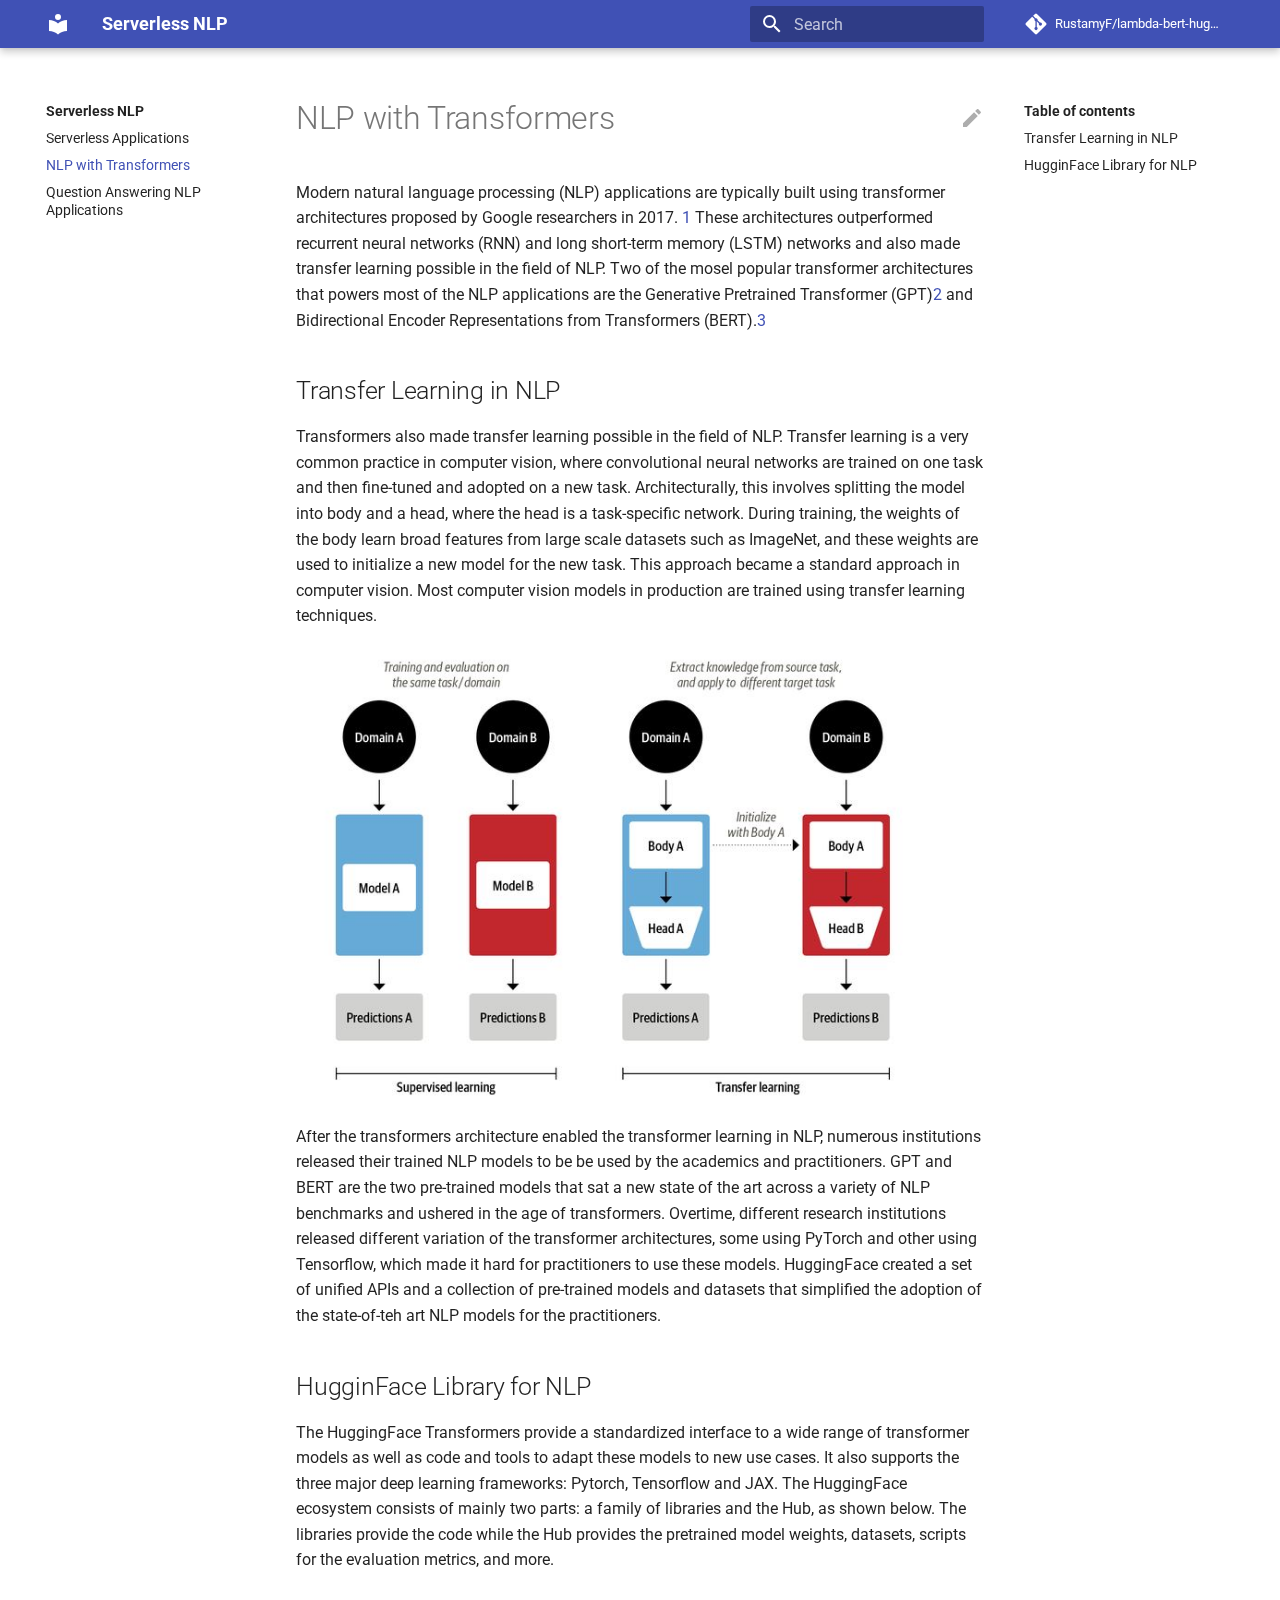
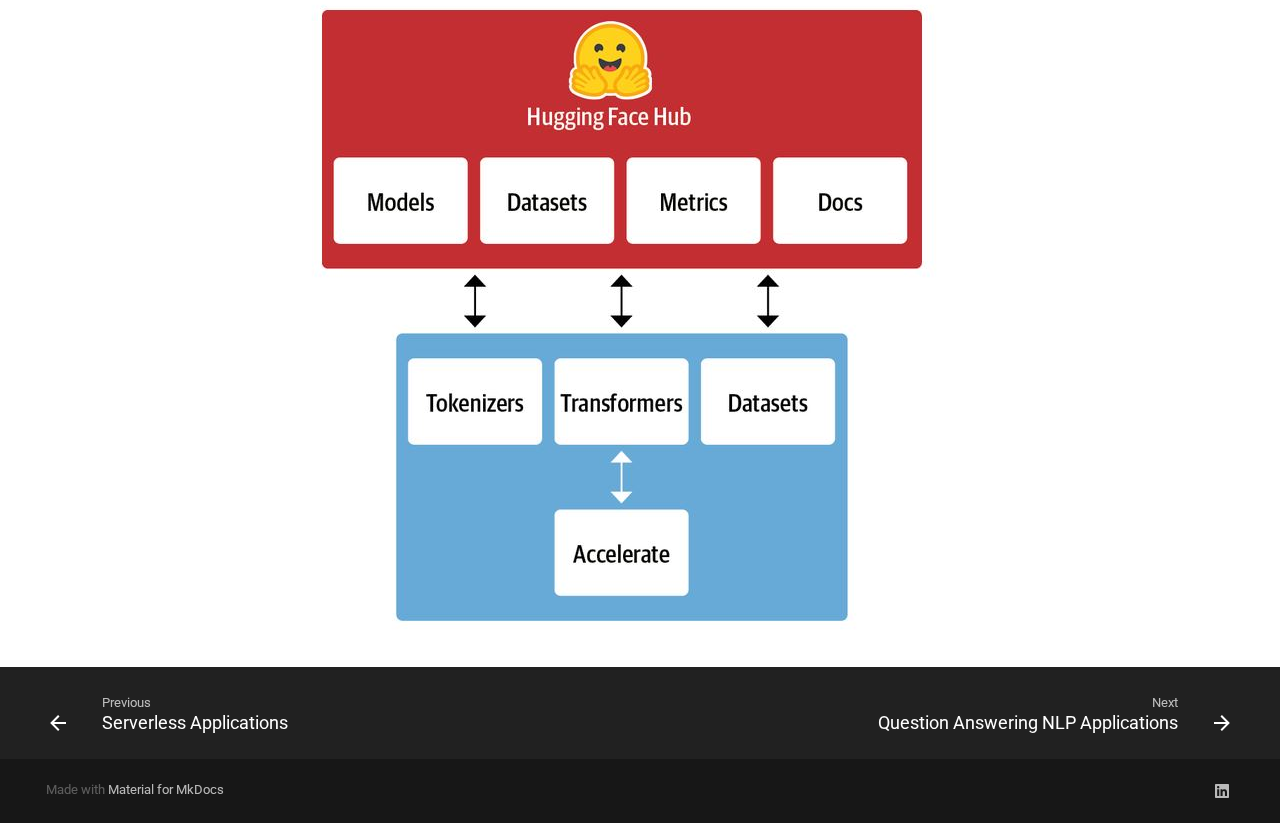
<file: transformer/index.html>
<!doctype html>
<html lang="en" class="no-js">
  <head>
    
      <meta charset="utf-8">
      <meta name="viewport" content="width=device-width,initial-scale=1">
      
        <meta name="description" content="A repository of serverless NLP projects">
      
      
        <meta name="author" content="Fahim Rustamy">
      
      
      <link rel="icon" href="../assets/images/favicon.png">
      <meta name="generator" content="mkdocs-1.4.2, mkdocs-material-8.5.10">
    
    
      
        <title>NLP with Transformers - Serverless NLP</title>
      
    
    
      <link rel="stylesheet" href="../assets/stylesheets/main.975780f9.min.css">
      
        
        <link rel="stylesheet" href="../assets/stylesheets/palette.2505c338.min.css">
        
      
      

    
    
    
      
        
        
        <link rel="preconnect" href="https://fonts.gstatic.com" crossorigin>
        <link rel="stylesheet" href="https://fonts.googleapis.com/css?family=Roboto:300,300i,400,400i,700,700i%7CRoboto+Mono:400,400i,700,700i&display=fallback">
        <style>:root{--md-text-font:"Roboto";--md-code-font:"Roboto Mono"}</style>
      
    
    
    <script>__md_scope=new URL("..",location),__md_hash=e=>[...e].reduce((e,_)=>(e<<5)-e+_.charCodeAt(0),0),__md_get=(e,_=localStorage,t=__md_scope)=>JSON.parse(_.getItem(t.pathname+"."+e)),__md_set=(e,_,t=localStorage,a=__md_scope)=>{try{t.setItem(a.pathname+"."+e,JSON.stringify(_))}catch(e){}}</script>
    
      

    
    
    
  </head>
  
  
    
    
    
    
    
    <body dir="ltr" data-md-color-scheme="default" data-md-color-primary="None" data-md-color-accent="None">
  
    
    
    <input class="md-toggle" data-md-toggle="drawer" type="checkbox" id="__drawer" autocomplete="off">
    <input class="md-toggle" data-md-toggle="search" type="checkbox" id="__search" autocomplete="off">
    <label class="md-overlay" for="__drawer"></label>
    <div data-md-component="skip">
      
        
        <a href="#nlp-with-transformers" class="md-skip">
          Skip to content
        </a>
      
    </div>
    <div data-md-component="announce">
      
    </div>
    
    
      

<header class="md-header" data-md-component="header">
  <nav class="md-header__inner md-grid" aria-label="Header">
    <a href=".." title="Serverless NLP" class="md-header__button md-logo" aria-label="Serverless NLP" data-md-component="logo">
      
  
  <svg xmlns="http://www.w3.org/2000/svg" viewBox="0 0 24 24"><path d="M12 8a3 3 0 0 0 3-3 3 3 0 0 0-3-3 3 3 0 0 0-3 3 3 3 0 0 0 3 3m0 3.54C9.64 9.35 6.5 8 3 8v11c3.5 0 6.64 1.35 9 3.54 2.36-2.19 5.5-3.54 9-3.54V8c-3.5 0-6.64 1.35-9 3.54Z"/></svg>

    </a>
    <label class="md-header__button md-icon" for="__drawer">
      <svg xmlns="http://www.w3.org/2000/svg" viewBox="0 0 24 24"><path d="M3 6h18v2H3V6m0 5h18v2H3v-2m0 5h18v2H3v-2Z"/></svg>
    </label>
    <div class="md-header__title" data-md-component="header-title">
      <div class="md-header__ellipsis">
        <div class="md-header__topic">
          <span class="md-ellipsis">
            Serverless NLP
          </span>
        </div>
        <div class="md-header__topic" data-md-component="header-topic">
          <span class="md-ellipsis">
            
              NLP with Transformers
            
          </span>
        </div>
      </div>
    </div>
    
    
    
      <label class="md-header__button md-icon" for="__search">
        <svg xmlns="http://www.w3.org/2000/svg" viewBox="0 0 24 24"><path d="M9.5 3A6.5 6.5 0 0 1 16 9.5c0 1.61-.59 3.09-1.56 4.23l.27.27h.79l5 5-1.5 1.5-5-5v-.79l-.27-.27A6.516 6.516 0 0 1 9.5 16 6.5 6.5 0 0 1 3 9.5 6.5 6.5 0 0 1 9.5 3m0 2C7 5 5 7 5 9.5S7 14 9.5 14 14 12 14 9.5 12 5 9.5 5Z"/></svg>
      </label>
      <div class="md-search" data-md-component="search" role="dialog">
  <label class="md-search__overlay" for="__search"></label>
  <div class="md-search__inner" role="search">
    <form class="md-search__form" name="search">
      <input type="text" class="md-search__input" name="query" aria-label="Search" placeholder="Search" autocapitalize="off" autocorrect="off" autocomplete="off" spellcheck="false" data-md-component="search-query" required>
      <label class="md-search__icon md-icon" for="__search">
        <svg xmlns="http://www.w3.org/2000/svg" viewBox="0 0 24 24"><path d="M9.5 3A6.5 6.5 0 0 1 16 9.5c0 1.61-.59 3.09-1.56 4.23l.27.27h.79l5 5-1.5 1.5-5-5v-.79l-.27-.27A6.516 6.516 0 0 1 9.5 16 6.5 6.5 0 0 1 3 9.5 6.5 6.5 0 0 1 9.5 3m0 2C7 5 5 7 5 9.5S7 14 9.5 14 14 12 14 9.5 12 5 9.5 5Z"/></svg>
        <svg xmlns="http://www.w3.org/2000/svg" viewBox="0 0 24 24"><path d="M20 11v2H8l5.5 5.5-1.42 1.42L4.16 12l7.92-7.92L13.5 5.5 8 11h12Z"/></svg>
      </label>
      <nav class="md-search__options" aria-label="Search">
        
        <button type="reset" class="md-search__icon md-icon" title="Clear" aria-label="Clear" tabindex="-1">
          <svg xmlns="http://www.w3.org/2000/svg" viewBox="0 0 24 24"><path d="M19 6.41 17.59 5 12 10.59 6.41 5 5 6.41 10.59 12 5 17.59 6.41 19 12 13.41 17.59 19 19 17.59 13.41 12 19 6.41Z"/></svg>
        </button>
      </nav>
      
    </form>
    <div class="md-search__output">
      <div class="md-search__scrollwrap" data-md-scrollfix>
        <div class="md-search-result" data-md-component="search-result">
          <div class="md-search-result__meta">
            Initializing search
          </div>
          <ol class="md-search-result__list"></ol>
        </div>
      </div>
    </div>
  </div>
</div>
    
    
      <div class="md-header__source">
        <a href="https://github.com/RustamyF/lambda-bert-huggingface" title="Go to repository" class="md-source" data-md-component="source">
  <div class="md-source__icon md-icon">
    
    <svg xmlns="http://www.w3.org/2000/svg" viewBox="0 0 448 512"><!--! Font Awesome Free 6.2.1 by @fontawesome - https://fontawesome.com License - https://fontawesome.com/license/free (Icons: CC BY 4.0, Fonts: SIL OFL 1.1, Code: MIT License) Copyright 2022 Fonticons, Inc.--><path d="M439.55 236.05 244 40.45a28.87 28.87 0 0 0-40.81 0l-40.66 40.63 51.52 51.52c27.06-9.14 52.68 16.77 43.39 43.68l49.66 49.66c34.23-11.8 61.18 31 35.47 56.69-26.49 26.49-70.21-2.87-56-37.34L240.22 199v121.85c25.3 12.54 22.26 41.85 9.08 55a34.34 34.34 0 0 1-48.55 0c-17.57-17.6-11.07-46.91 11.25-56v-123c-20.8-8.51-24.6-30.74-18.64-45L142.57 101 8.45 235.14a28.86 28.86 0 0 0 0 40.81l195.61 195.6a28.86 28.86 0 0 0 40.8 0l194.69-194.69a28.86 28.86 0 0 0 0-40.81z"/></svg>
  </div>
  <div class="md-source__repository">
    RustamyF/lambda-bert-huggingface
  </div>
</a>
      </div>
    
  </nav>
  
</header>
    
    <div class="md-container" data-md-component="container">
      
      
        
          
        
      
      <main class="md-main" data-md-component="main">
        <div class="md-main__inner md-grid">
          
            
              
              <div class="md-sidebar md-sidebar--primary" data-md-component="sidebar" data-md-type="navigation" >
                <div class="md-sidebar__scrollwrap">
                  <div class="md-sidebar__inner">
                    


<nav class="md-nav md-nav--primary" aria-label="Navigation" data-md-level="0">
  <label class="md-nav__title" for="__drawer">
    <a href=".." title="Serverless NLP" class="md-nav__button md-logo" aria-label="Serverless NLP" data-md-component="logo">
      
  
  <svg xmlns="http://www.w3.org/2000/svg" viewBox="0 0 24 24"><path d="M12 8a3 3 0 0 0 3-3 3 3 0 0 0-3-3 3 3 0 0 0-3 3 3 3 0 0 0 3 3m0 3.54C9.64 9.35 6.5 8 3 8v11c3.5 0 6.64 1.35 9 3.54 2.36-2.19 5.5-3.54 9-3.54V8c-3.5 0-6.64 1.35-9 3.54Z"/></svg>

    </a>
    Serverless NLP
  </label>
  
    <div class="md-nav__source">
      <a href="https://github.com/RustamyF/lambda-bert-huggingface" title="Go to repository" class="md-source" data-md-component="source">
  <div class="md-source__icon md-icon">
    
    <svg xmlns="http://www.w3.org/2000/svg" viewBox="0 0 448 512"><!--! Font Awesome Free 6.2.1 by @fontawesome - https://fontawesome.com License - https://fontawesome.com/license/free (Icons: CC BY 4.0, Fonts: SIL OFL 1.1, Code: MIT License) Copyright 2022 Fonticons, Inc.--><path d="M439.55 236.05 244 40.45a28.87 28.87 0 0 0-40.81 0l-40.66 40.63 51.52 51.52c27.06-9.14 52.68 16.77 43.39 43.68l49.66 49.66c34.23-11.8 61.18 31 35.47 56.69-26.49 26.49-70.21-2.87-56-37.34L240.22 199v121.85c25.3 12.54 22.26 41.85 9.08 55a34.34 34.34 0 0 1-48.55 0c-17.57-17.6-11.07-46.91 11.25-56v-123c-20.8-8.51-24.6-30.74-18.64-45L142.57 101 8.45 235.14a28.86 28.86 0 0 0 0 40.81l195.61 195.6a28.86 28.86 0 0 0 40.8 0l194.69-194.69a28.86 28.86 0 0 0 0-40.81z"/></svg>
  </div>
  <div class="md-source__repository">
    RustamyF/lambda-bert-huggingface
  </div>
</a>
    </div>
  
  <ul class="md-nav__list" data-md-scrollfix>
    
      
      
      

  
  
  
    <li class="md-nav__item">
      <a href=".." class="md-nav__link">
        Serverless Applications
      </a>
    </li>
  

    
      
      
      

  
  
    
  
  
    <li class="md-nav__item md-nav__item--active">
      
      <input class="md-nav__toggle md-toggle" data-md-toggle="toc" type="checkbox" id="__toc">
      
      
        
      
      
        <label class="md-nav__link md-nav__link--active" for="__toc">
          NLP with Transformers
          <span class="md-nav__icon md-icon"></span>
        </label>
      
      <a href="./" class="md-nav__link md-nav__link--active">
        NLP with Transformers
      </a>
      
        

<nav class="md-nav md-nav--secondary" aria-label="Table of contents">
  
  
  
    
  
  
    <label class="md-nav__title" for="__toc">
      <span class="md-nav__icon md-icon"></span>
      Table of contents
    </label>
    <ul class="md-nav__list" data-md-component="toc" data-md-scrollfix>
      
        <li class="md-nav__item">
  <a href="#transfer-learning-in-nlp" class="md-nav__link">
    Transfer Learning in NLP
  </a>
  
</li>
      
        <li class="md-nav__item">
  <a href="#hugginface-library-for-nlp" class="md-nav__link">
    HugginFace Library for NLP
  </a>
  
</li>
      
    </ul>
  
</nav>
      
    </li>
  

    
      
      
      

  
  
  
    <li class="md-nav__item">
      <a href="../question-ansering/" class="md-nav__link">
        Question Answering NLP Applications
      </a>
    </li>
  

    
  </ul>
</nav>
                  </div>
                </div>
              </div>
            
            
              
              <div class="md-sidebar md-sidebar--secondary" data-md-component="sidebar" data-md-type="toc" >
                <div class="md-sidebar__scrollwrap">
                  <div class="md-sidebar__inner">
                    

<nav class="md-nav md-nav--secondary" aria-label="Table of contents">
  
  
  
    
  
  
    <label class="md-nav__title" for="__toc">
      <span class="md-nav__icon md-icon"></span>
      Table of contents
    </label>
    <ul class="md-nav__list" data-md-component="toc" data-md-scrollfix>
      
        <li class="md-nav__item">
  <a href="#transfer-learning-in-nlp" class="md-nav__link">
    Transfer Learning in NLP
  </a>
  
</li>
      
        <li class="md-nav__item">
  <a href="#hugginface-library-for-nlp" class="md-nav__link">
    HugginFace Library for NLP
  </a>
  
</li>
      
    </ul>
  
</nav>
                  </div>
                </div>
              </div>
            
          
          
            <div class="md-content" data-md-component="content">
              <article class="md-content__inner md-typeset">
                
                  

  <a href="https://github.com/RustamyF/lambda-bert-huggingface/edit/master/docs/transformer.md" title="Edit this page" class="md-content__button md-icon">
    
    <svg xmlns="http://www.w3.org/2000/svg" viewBox="0 0 24 24"><path d="M20.71 7.04c.39-.39.39-1.04 0-1.41l-2.34-2.34c-.37-.39-1.02-.39-1.41 0l-1.84 1.83 3.75 3.75M3 17.25V21h3.75L17.81 9.93l-3.75-3.75L3 17.25Z"/></svg>
  </a>


<h1 id="nlp-with-transformers">NLP with Transformers</h1>
<p>Modern natural language processing (NLP) applications are typically built using transformer architectures proposed by
Google researchers in 2017. <a href="https://arxiv.org/abs/1706.03762">1</a> These architectures outperformed recurrent neural networks (RNN) and long short-term memory
(LSTM) networks and also made transfer learning possible in the field of NLP. Two of the mosel popular transformer architectures
that powers most of the NLP applications are the Generative Pretrained Transformer (GPT)<a href="https://openai.com/blog/language-unsupervised/">2</a>
and Bidirectional Encoder Representations from Transformers (BERT).<a href="https://arxiv.org/abs/1810.04805">3</a></p>
<h2 id="transfer-learning-in-nlp">Transfer Learning in NLP</h2>
<p>Transformers also made transfer learning possible in the field of NLP. Transfer learning is a very common practice in computer vision, where convolutional neural networks are trained on one
task and then fine-tuned and adopted on a new task. Architecturally, this involves splitting the model into body and a head, where the head is a task-specific network.
 During training, the weights of the body learn broad features from large scale datasets such as ImageNet, and these weights are used to
 initialize a new model for the new task. This approach became a standard approach in computer vision.
 Most computer vision models in production are trained using transfer learning techniques.</p>
<p><img alt="transfer-learning" src="../assets/trasfer-learning.JPG" /></p>
<p>After the transformers architecture enabled the transformer learning in NLP, numerous institutions released their trained NLP models
 to be be used by the academics and practitioners. GPT and BERT are the two pre-trained models that sat a new state of the art across a
  variety of NLP benchmarks and ushered in the age of transformers. Overtime, different research institutions released different
  variation of the transformer architectures, some using PyTorch and other using Tensorflow, which made it hard for practitioners to
  use these models. HuggingFace created a set of unified APIs and a collection of pre-trained models and datasets that simplified
  the adoption of the state-of-teh art NLP models for the practitioners.</p>
<h2 id="hugginface-library-for-nlp">HugginFace Library for NLP</h2>
<p>The HuggingFace Transformers provide a standardized interface to a wide range of transformer models as well as code and
tools to adapt these models to new use cases. It also supports the three major deep learning frameworks: Pytorch, Tensorflow and
JAX. The HuggingFace ecosystem consists of mainly two parts: a family of libraries and the Hub, as shown below. The libraries
 provide the code while the Hub provides the pretrained model weights, datasets, scripts for the evaluation metrics, and more.</p>
<p><img alt="transfer-learning" src="../assets/huggingface.JPG" /></p>





                
              </article>
            </div>
          
          
        </div>
        
      </main>
      
        <footer class="md-footer">
  
    
    <nav class="md-footer__inner md-grid" aria-label="Footer" >
      
        
        <a href=".." class="md-footer__link md-footer__link--prev" aria-label="Previous: Serverless Applications" rel="prev">
          <div class="md-footer__button md-icon">
            <svg xmlns="http://www.w3.org/2000/svg" viewBox="0 0 24 24"><path d="M20 11v2H8l5.5 5.5-1.42 1.42L4.16 12l7.92-7.92L13.5 5.5 8 11h12Z"/></svg>
          </div>
          <div class="md-footer__title">
            <div class="md-ellipsis">
              <span class="md-footer__direction">
                Previous
              </span>
              Serverless Applications
            </div>
          </div>
        </a>
      
      
        
        <a href="../question-ansering/" class="md-footer__link md-footer__link--next" aria-label="Next: Question Answering NLP Applications" rel="next">
          <div class="md-footer__title">
            <div class="md-ellipsis">
              <span class="md-footer__direction">
                Next
              </span>
              Question Answering NLP Applications
            </div>
          </div>
          <div class="md-footer__button md-icon">
            <svg xmlns="http://www.w3.org/2000/svg" viewBox="0 0 24 24"><path d="M4 11v2h12l-5.5 5.5 1.42 1.42L19.84 12l-7.92-7.92L10.5 5.5 16 11H4Z"/></svg>
          </div>
        </a>
      
    </nav>
  
  <div class="md-footer-meta md-typeset">
    <div class="md-footer-meta__inner md-grid">
      <div class="md-copyright">
  
  
    Made with
    <a href="https://squidfunk.github.io/mkdocs-material/" target="_blank" rel="noopener">
      Material for MkDocs
    </a>
  
</div>
      
        <div class="md-social">
  
    
    
      
      
    
    <a href="https://www.linkedin.com/in/frustamy" target="_blank" rel="noopener" title="www.linkedin.com" class="md-social__link">
      <svg xmlns="http://www.w3.org/2000/svg" viewBox="0 0 448 512"><!--! Font Awesome Free 6.2.1 by @fontawesome - https://fontawesome.com License - https://fontawesome.com/license/free (Icons: CC BY 4.0, Fonts: SIL OFL 1.1, Code: MIT License) Copyright 2022 Fonticons, Inc.--><path d="M416 32H31.9C14.3 32 0 46.5 0 64.3v383.4C0 465.5 14.3 480 31.9 480H416c17.6 0 32-14.5 32-32.3V64.3c0-17.8-14.4-32.3-32-32.3zM135.4 416H69V202.2h66.5V416zm-33.2-243c-21.3 0-38.5-17.3-38.5-38.5S80.9 96 102.2 96c21.2 0 38.5 17.3 38.5 38.5 0 21.3-17.2 38.5-38.5 38.5zm282.1 243h-66.4V312c0-24.8-.5-56.7-34.5-56.7-34.6 0-39.9 27-39.9 54.9V416h-66.4V202.2h63.7v29.2h.9c8.9-16.8 30.6-34.5 62.9-34.5 67.2 0 79.7 44.3 79.7 101.9V416z"/></svg>
    </a>
  
</div>
      
    </div>
  </div>
</footer>
      
    </div>
    <div class="md-dialog" data-md-component="dialog">
      <div class="md-dialog__inner md-typeset"></div>
    </div>
    
    <script id="__config" type="application/json">{"base": "..", "features": ["content.code.annotate"], "search": "../assets/javascripts/workers/search.16e2a7d4.min.js", "translations": {"clipboard.copied": "Copied to clipboard", "clipboard.copy": "Copy to clipboard", "search.config.lang": "en", "search.config.pipeline": "trimmer, stopWordFilter", "search.config.separator": "[\\s\\-]+", "search.placeholder": "Search", "search.result.more.one": "1 more on this page", "search.result.more.other": "# more on this page", "search.result.none": "No matching documents", "search.result.one": "1 matching document", "search.result.other": "# matching documents", "search.result.placeholder": "Type to start searching", "search.result.term.missing": "Missing", "select.version.title": "Select version"}}</script>
    
    
      <script src="../assets/javascripts/bundle.5a2dcb6a.min.js"></script>
      
    
    
  </body>
</html>
</file>
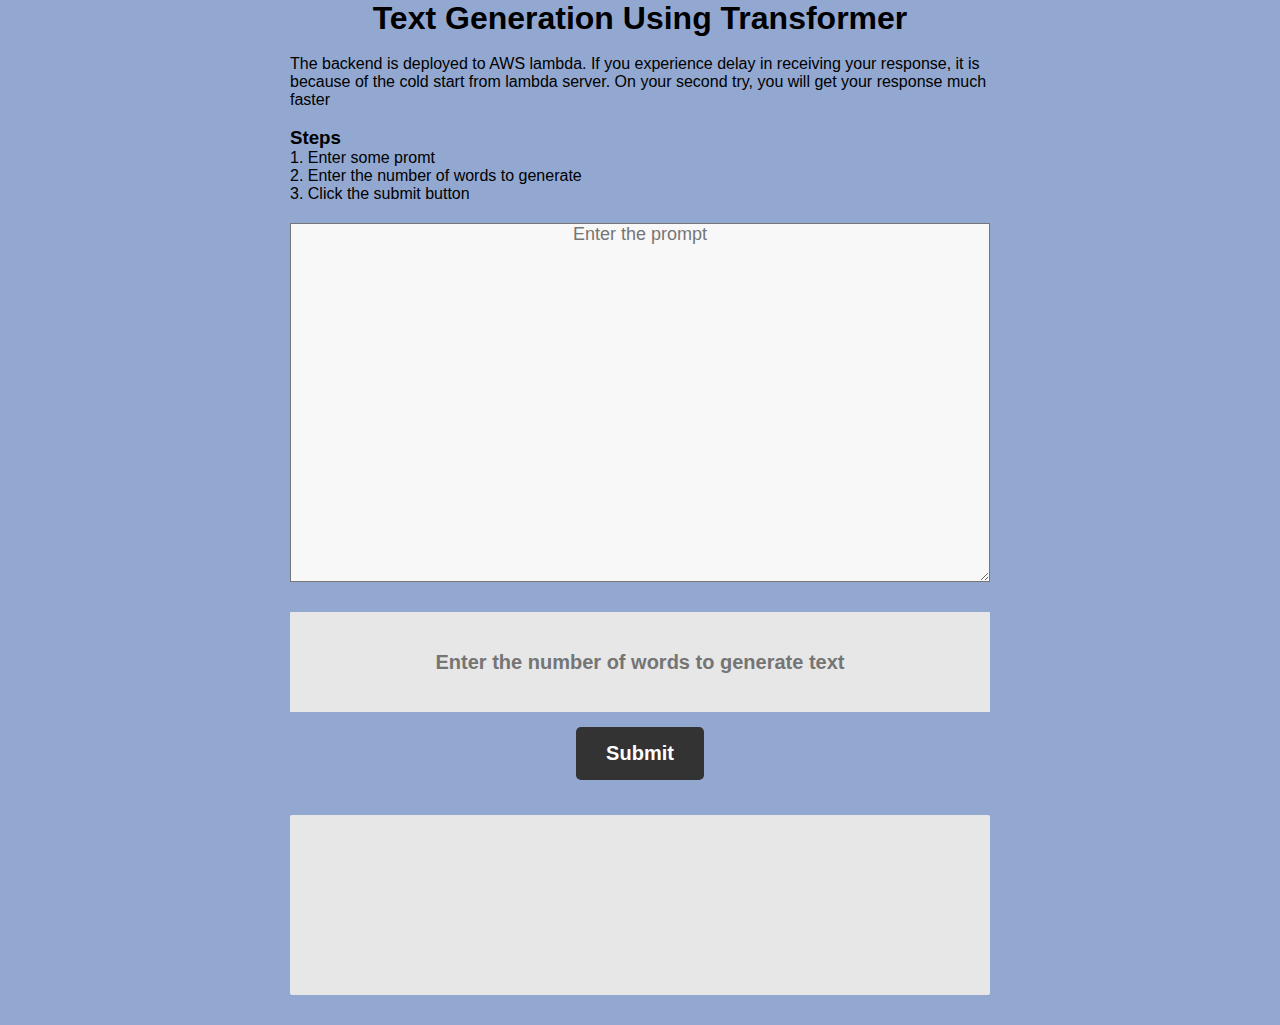
<file: serverless-text-generation/front-end/index.html>
<!--<script src="script.js" defer></script>-->
<!DOCTYPE html>
<html lang="en">
<head>
    <meta charset="UTF-8">
    <meta name="viewport" content="width=device-width, initial-scale=1.0">
    <meta http-equiv="X-UA-Compatible" content="ie=edge">
    <title>lambda-huggingFace</title>
    <link rel="stylesheet" href="style.css">
</head>

<body>
<div class="main">
<!--    <div class="nav-link-wrapper">-->
<!--      <a href="index.html">QA transformer</a>-->
<!--    </div>-->
    <div class="header">
        <h1>Text Generation Using Transformer</h1><br>
        <p>The backend is deployed to AWS lambda. If you experience delay in receiving your response, it is because of
            the cold start from lambda server. On your second try, you will get your response much faster</p>
    </div>
</div>
<br>

<div class="description">
    <h3>Steps</h3>
    <p>1. Enter some promt</p>
    <p>2. Enter the number of words to generate</p>
    <p>3. Click the submit button</p>
</div>

<textarea rows="17" cols="70" type="text" placeholder="Enter the prompt" id="context"></textarea>
<div class="input">
    <input type="text" placeholder="Enter the number of words to generate text" class="input_text2" , id="question">
    <p>
        <input type="submit" value="Submit" class="submit">
</div>


</div>

<div class="container">
    <div class="card">
        <h1 class="name" id="name"></h1>
    </div>
</div>
<script src="app.js"></script>
</body>
</html>
</file>
<file: front-end/style.css>
*{
  margin:0;
  padding: 0;
  box-sizing: border-box;
}

body{
  font-family: "Nunito",sans-serif;
  background: #92a8d1;
}

.input{
  text-align: center;
  margin: 10px auto;
}

.input_text{
  text-align: center;
  margin: 30px auto;
  font-size:18pt;
  height:420px;
  width:200px;
  word-wrap: break-word;
  word-break: break-all;
}

.input_text2{
  text-align: center;
  margin: 10px auto;

}

#context{
  text-align: center;
  /*width: 50%;*/
  margin: 20px auto;
  display: block;
  margin-left: auto;
  margin-right: auto;
  font-family: "Nunito",sans-serif;
  /*font-weight:bold;*/
  font-size: 18px;
  background: #f8f8f8;
  width: 900px;

}



.main{
  text-align: center;
  /*margin: 50px auto;*/
  /*padding: 15px 30px;*/
  display: block;
  margin-left: auto;
  margin-right: auto;
  width: 900px;

}
.main p{
  text-align: left;
}



.description{
  text-align: left;
  /*margin: 50px auto;*/
  /*padding: 15px 30px;*/
  display: block;
  margin-left: auto;
  margin-right: auto;
  width: 900px;

}

input[type="submit"]{
  padding: 15px 30px;
  background: #e7e7e7;
  border: none;
  border-radius: 1px;
  font-family: "Nunito",sans-serif;
  font-weight:bold;
  font-size: 20px;
}

.input input[type="text"]{
  width: 900px;
  height: 100px;
  padding: 5px 10px;
  background: #e7e7e7;
  border: none;
  border-radius: 1px;
  font-family: "Nunito",sans-serif;
  font-weight:bold;
  font-size: 20px;
}

.input2 input[type="text"]{
  width: 900px;
  height: 110px;
  padding: 5px 10px;
  background: #e7e7e7;
  border: none;
  border-radius: 1px;
  font-family: "Nunito",sans-serif;
  font-weight:bold;
  font-size: 20px;
}

.card{
  width: 50%;
  background: #e7e7e7;
  height: 10vh;
  margin: 30px auto;
  border-radius: 2px;
}


.close{
  float: right;
  margin-top: -2px;
  cursor: pointer;
  margin-right: 20px;
}

.card h1{
  padding: 5px 0;
  text-align: center;
}

.card p{
  text-align: center;
  margin:40px 0;
  font-size:20px;
}
</file>
<file: serverless-text-generation/front-end/style.css>
*{
  margin:0;
  padding: 0;
  box-sizing: border-box;
}

body{
  font-family: "Nunito",sans-serif;
  background: #92a8d1;
}

.input{
  text-align: center;
  margin: 10px auto;
}

.input_text{
  text-align: center;
  margin: 30px auto;
  font-size:18pt;
  height:110px;
  width:100px;
  word-wrap: break-word;
  word-break: break-all;
}

.input_text2{
  text-align: center;
  margin: 10px auto;

}

#context{
  text-align: center;
  /*width: 50%;*/
  margin: 20px auto;
  display: block;
  margin-left: auto;
  margin-right: auto;
  font-family: "Nunito",sans-serif;
  /*font-weight:bold;*/
  font-size: 18px;
  background: #f8f8f8;
  width: 700px;

}


.main{
  text-align: center;
  /*margin: 50px auto;*/
  /*padding: 15px 30px;*/
  display: block;
  margin-left: auto;
  margin-right: auto;
  width: 700px;

}
.main p{
  text-align: left;
}



.description{
  text-align: left;
  /*margin: 50px auto;*/
  /*padding: 15px 30px;*/
  display: block;
  margin-left: auto;
  margin-right: auto;
  width: 700px;

}

input[type="submit"]{
  padding: 15px 30px;
  background: #333;
  color: #fff;
  border: none;
  border-radius: 5px;
  font-family: "Nunito",sans-serif;
  font-weight:bold;
  font-size: 20px;
  margin: 5px 0;
}
input[type="submit"]:hover {
  background: #444;
}

.input input[type="text"]{
  width: 700px;
  height: 100px;
  padding: 5px 10px;
  background: #e7e7e7;
  border: none;
  border-radius: 1px;
  font-family: "Nunito",sans-serif;
  font-weight:bold;
  font-size: 20px;
}

.input2 input[type="text"]{
  width: 700px;
  height: 110px;
  padding: 5px 10px;
  background: #e7e7e7;
  border: none;
  border-radius: 1px;
  font-family: "Nunito",sans-serif;
  font-weight:bold;
  font-size: 20px;
}

.card{
  width: 700px;
  background: #e7e7e7;
  height: 20vh;
  margin: 30px auto;
  border-radius: 2px;
}


.close{
  float: right;
  margin-top: -2px;
  cursor: pointer;
  margin-right: 20px;
}

.card h1{
  padding: 5px 0;
  text-align: center;
  height: 210px;
}

.card p{
  text-align: center;
  margin:40px 0;
  font-size:12px;
}

.btn {
  display: block;
  padding: 15px 30px;
  padding: 10px 15px;
  border: 0;
  background: #333;
  color: #fff;
  border-radius: 5px;
  margin: 5px 0;
}
</file>
<file: assets/stylesheets/main.975780f9.min.css>
@charset "UTF-8";html{-webkit-text-size-adjust:none;-moz-text-size-adjust:none;text-size-adjust:none;box-sizing:border-box}*,:after,:before{box-sizing:inherit}@media (prefers-reduced-motion){*,:after,:before{transition:none!important}}body{margin:0}a,button,input,label{-webkit-tap-highlight-color:transparent}a{color:inherit;text-decoration:none}hr{border:0;box-sizing:initial;display:block;height:.05rem;overflow:visible;padding:0}small{font-size:80%}sub,sup{line-height:1em}img{border-style:none}table{border-collapse:initial;border-spacing:0}td,th{font-weight:400;vertical-align:top}button{background:#0000;border:0;font-family:inherit;font-size:inherit;margin:0;padding:0}input{border:0;outline:none}:root{--md-primary-fg-color:#4051b5;--md-primary-fg-color--light:#5d6cc0;--md-primary-fg-color--dark:#303fa1;--md-primary-bg-color:#fff;--md-primary-bg-color--light:#ffffffb3;--md-accent-fg-color:#526cfe;--md-accent-fg-color--transparent:#526cfe1a;--md-accent-bg-color:#fff;--md-accent-bg-color--light:#ffffffb3}:root,[data-md-color-scheme=default]{--md-default-fg-color:#000000de;--md-default-fg-color--light:#0000008a;--md-default-fg-color--lighter:#00000052;--md-default-fg-color--lightest:#00000012;--md-default-bg-color:#fff;--md-default-bg-color--light:#ffffffb3;--md-default-bg-color--lighter:#ffffff4d;--md-default-bg-color--lightest:#ffffff1f;--md-code-fg-color:#36464e;--md-code-bg-color:#f5f5f5;--md-code-hl-color:#ffff0080;--md-code-hl-number-color:#d52a2a;--md-code-hl-special-color:#db1457;--md-code-hl-function-color:#a846b9;--md-code-hl-constant-color:#6e59d9;--md-code-hl-keyword-color:#3f6ec6;--md-code-hl-string-color:#1c7d4d;--md-code-hl-name-color:var(--md-code-fg-color);--md-code-hl-operator-color:var(--md-default-fg-color--light);--md-code-hl-punctuation-color:var(--md-default-fg-color--light);--md-code-hl-comment-color:var(--md-default-fg-color--light);--md-code-hl-generic-color:var(--md-default-fg-color--light);--md-code-hl-variable-color:var(--md-default-fg-color--light);--md-typeset-color:var(--md-default-fg-color);--md-typeset-a-color:var(--md-primary-fg-color);--md-typeset-mark-color:#ffff0080;--md-typeset-del-color:#f5503d26;--md-typeset-ins-color:#0bd57026;--md-typeset-kbd-color:#fafafa;--md-typeset-kbd-accent-color:#fff;--md-typeset-kbd-border-color:#b8b8b8;--md-typeset-table-color:#0000001f;--md-admonition-fg-color:var(--md-default-fg-color);--md-admonition-bg-color:var(--md-default-bg-color);--md-footer-fg-color:#fff;--md-footer-fg-color--light:#ffffffb3;--md-footer-fg-color--lighter:#ffffff4d;--md-footer-bg-color:#000000de;--md-footer-bg-color--dark:#00000052;--md-shadow-z1:0 0.2rem 0.5rem #0000000d,0 0 0.05rem #0000001a;--md-shadow-z2:0 0.2rem 0.5rem #0000001a,0 0 0.05rem #00000040;--md-shadow-z3:0 0.2rem 0.5rem #0003,0 0 0.05rem #00000059}.md-icon svg{fill:currentcolor;display:block;height:1.2rem;width:1.2rem}body{-webkit-font-smoothing:antialiased;-moz-osx-font-smoothing:grayscale;--md-text-font-family:var(--md-text-font,_),-apple-system,BlinkMacSystemFont,Helvetica,Arial,sans-serif;--md-code-font-family:var(--md-code-font,_),SFMono-Regular,Consolas,Menlo,monospace}body,input{font-feature-settings:"kern","liga";font-family:var(--md-text-font-family)}body,code,input,kbd,pre{color:var(--md-typeset-color)}code,kbd,pre{font-feature-settings:"kern";font-family:var(--md-code-font-family)}:root{--md-typeset-table-sort-icon:url('data:image/svg+xml;charset=utf-8,<svg xmlns="http://www.w3.org/2000/svg" viewBox="0 0 24 24"><path d="m18 21-4-4h3V7h-3l4-4 4 4h-3v10h3M2 19v-2h10v2M2 13v-2h7v2M2 7V5h4v2H2Z"/></svg>');--md-typeset-table-sort-icon--asc:url('data:image/svg+xml;charset=utf-8,<svg xmlns="http://www.w3.org/2000/svg" viewBox="0 0 24 24"><path d="M19 17h3l-4 4-4-4h3V3h2M2 17h10v2H2M6 5v2H2V5m0 6h7v2H2v-2Z"/></svg>');--md-typeset-table-sort-icon--desc:url('data:image/svg+xml;charset=utf-8,<svg xmlns="http://www.w3.org/2000/svg" viewBox="0 0 24 24"><path d="M19 7h3l-4-4-4 4h3v14h2M2 17h10v2H2M6 5v2H2V5m0 6h7v2H2v-2Z"/></svg>')}.md-typeset{-webkit-print-color-adjust:exact;color-adjust:exact;font-size:.8rem;line-height:1.6}@media print{.md-typeset{font-size:.68rem}}.md-typeset blockquote,.md-typeset dl,.md-typeset figure,.md-typeset ol,.md-typeset pre,.md-typeset ul{margin-bottom:1em;margin-top:1em}.md-typeset h1{color:var(--md-default-fg-color--light);font-size:2em;line-height:1.3;margin:0 0 1.25em}.md-typeset h1,.md-typeset h2{font-weight:300;letter-spacing:-.01em}.md-typeset h2{font-size:1.5625em;line-height:1.4;margin:1.6em 0 .64em}.md-typeset h3{font-size:1.25em;font-weight:400;letter-spacing:-.01em;line-height:1.5;margin:1.6em 0 .8em}.md-typeset h2+h3{margin-top:.8em}.md-typeset h4{font-weight:700;letter-spacing:-.01em;margin:1em 0}.md-typeset h5,.md-typeset h6{color:var(--md-default-fg-color--light);font-size:.8em;font-weight:700;letter-spacing:-.01em;margin:1.25em 0}.md-typeset h5{text-transform:uppercase}.md-typeset hr{border-bottom:.05rem solid var(--md-default-fg-color--lightest);display:flow-root;margin:1.5em 0}.md-typeset a{color:var(--md-typeset-a-color);word-break:break-word}.md-typeset a,.md-typeset a:before{transition:color 125ms}.md-typeset a:focus,.md-typeset a:hover{color:var(--md-accent-fg-color)}.md-typeset a:focus code,.md-typeset a:hover code{background-color:var(--md-accent-fg-color--transparent)}.md-typeset a code{color:currentcolor;transition:background-color 125ms}.md-typeset a.focus-visible{outline-color:var(--md-accent-fg-color);outline-offset:.2rem}.md-typeset code,.md-typeset kbd,.md-typeset pre{color:var(--md-code-fg-color);direction:ltr;font-variant-ligatures:none}@media print{.md-typeset code,.md-typeset kbd,.md-typeset pre{white-space:pre-wrap}}.md-typeset code{background-color:var(--md-code-bg-color);border-radius:.1rem;-webkit-box-decoration-break:clone;box-decoration-break:clone;font-size:.85em;padding:0 .2941176471em;word-break:break-word}.md-typeset code:not(.focus-visible){-webkit-tap-highlight-color:transparent;outline:none}.md-typeset pre{display:flow-root;line-height:1.4;position:relative}.md-typeset pre>code{-webkit-box-decoration-break:slice;box-decoration-break:slice;box-shadow:none;display:block;margin:0;outline-color:var(--md-accent-fg-color);overflow:auto;padding:.7720588235em 1.1764705882em;scrollbar-color:var(--md-default-fg-color--lighter) #0000;scrollbar-width:thin;touch-action:auto;word-break:normal}.md-typeset pre>code:hover{scrollbar-color:var(--md-accent-fg-color) #0000}.md-typeset pre>code::-webkit-scrollbar{height:.2rem;width:.2rem}.md-typeset pre>code::-webkit-scrollbar-thumb{background-color:var(--md-default-fg-color--lighter)}.md-typeset pre>code::-webkit-scrollbar-thumb:hover{background-color:var(--md-accent-fg-color)}.md-typeset kbd{background-color:var(--md-typeset-kbd-color);border-radius:.1rem;box-shadow:0 .1rem 0 .05rem var(--md-typeset-kbd-border-color),0 .1rem 0 var(--md-typeset-kbd-border-color),0 -.1rem .2rem var(--md-typeset-kbd-accent-color) inset;color:var(--md-default-fg-color);display:inline-block;font-size:.75em;padding:0 .6666666667em;vertical-align:text-top;word-break:break-word}.md-typeset mark{background-color:var(--md-typeset-mark-color);-webkit-box-decoration-break:clone;box-decoration-break:clone;color:inherit;word-break:break-word}.md-typeset abbr{border-bottom:.05rem dotted var(--md-default-fg-color--light);cursor:help;text-decoration:none}@media (hover:none){.md-typeset abbr{position:relative}.md-typeset abbr[title]:-webkit-any(:focus,:hover):after{background-color:var(--md-default-fg-color);border-radius:.1rem;box-shadow:var(--md-shadow-z3);color:var(--md-default-bg-color);content:attr(title);display:inline-block;font-size:.7rem;margin-top:2em;max-width:80%;min-width:-webkit-max-content;min-width:max-content;padding:.2rem .3rem;position:absolute;width:auto}.md-typeset abbr[title]:-moz-any(:focus,:hover):after{background-color:var(--md-default-fg-color);border-radius:.1rem;box-shadow:var(--md-shadow-z3);color:var(--md-default-bg-color);content:attr(title);display:inline-block;font-size:.7rem;margin-top:2em;max-width:80%;min-width:-moz-max-content;min-width:max-content;padding:.2rem .3rem;position:absolute;width:auto}[dir=ltr] .md-typeset abbr[title]:-webkit-any(:focus,:hover):after{left:0}[dir=ltr] .md-typeset abbr[title]:-moz-any(:focus,:hover):after{left:0}[dir=ltr] .md-typeset abbr[title]:is(:focus,:hover):after{left:0}[dir=rtl] .md-typeset abbr[title]:-webkit-any(:focus,:hover):after{right:0}[dir=rtl] .md-typeset abbr[title]:-moz-any(:focus,:hover):after{right:0}[dir=rtl] .md-typeset abbr[title]:is(:focus,:hover):after{right:0}.md-typeset abbr[title]:is(:focus,:hover):after{background-color:var(--md-default-fg-color);border-radius:.1rem;box-shadow:var(--md-shadow-z3);color:var(--md-default-bg-color);content:attr(title);display:inline-block;font-size:.7rem;margin-top:2em;max-width:80%;min-width:-webkit-max-content;min-width:-moz-max-content;min-width:max-content;padding:.2rem .3rem;position:absolute;width:auto}}.md-typeset small{opacity:.75}[dir=ltr] .md-typeset sub,[dir=ltr] .md-typeset sup{margin-left:.078125em}[dir=rtl] .md-typeset sub,[dir=rtl] .md-typeset sup{margin-right:.078125em}[dir=ltr] .md-typeset blockquote{padding-left:.6rem}[dir=rtl] .md-typeset blockquote{padding-right:.6rem}[dir=ltr] .md-typeset blockquote{border-left:.2rem solid var(--md-default-fg-color--lighter)}[dir=rtl] .md-typeset blockquote{border-right:.2rem solid var(--md-default-fg-color--lighter)}.md-typeset blockquote{color:var(--md-default-fg-color--light);margin-left:0;margin-right:0}.md-typeset ul{list-style-type:disc}[dir=ltr] .md-typeset ol,[dir=ltr] .md-typeset ul{margin-left:.625em}[dir=rtl] .md-typeset ol,[dir=rtl] .md-typeset ul{margin-right:.625em}.md-typeset ol,.md-typeset ul{padding:0}.md-typeset ol:not([hidden]),.md-typeset ul:not([hidden]){display:flow-root}.md-typeset ol ol,.md-typeset ul ol{list-style-type:lower-alpha}.md-typeset ol ol ol,.md-typeset ul ol ol{list-style-type:lower-roman}[dir=ltr] .md-typeset ol li,[dir=ltr] .md-typeset ul li{margin-left:1.25em}[dir=rtl] .md-typeset ol li,[dir=rtl] .md-typeset ul li{margin-right:1.25em}.md-typeset ol li,.md-typeset ul li{margin-bottom:.5em}.md-typeset ol li blockquote,.md-typeset ol li p,.md-typeset ul li blockquote,.md-typeset ul li p{margin:.5em 0}.md-typeset ol li:last-child,.md-typeset ul li:last-child{margin-bottom:0}.md-typeset ol li :-webkit-any(ul,ol),.md-typeset ul li :-webkit-any(ul,ol){margin-bottom:.5em;margin-top:.5em}.md-typeset ol li :-moz-any(ul,ol),.md-typeset ul li :-moz-any(ul,ol){margin-bottom:.5em;margin-top:.5em}[dir=ltr] .md-typeset ol li :-webkit-any(ul,ol),[dir=ltr] .md-typeset ul li :-webkit-any(ul,ol){margin-left:.625em}[dir=ltr] .md-typeset ol li :-moz-any(ul,ol),[dir=ltr] .md-typeset ul li :-moz-any(ul,ol){margin-left:.625em}[dir=ltr] .md-typeset ol li :is(ul,ol),[dir=ltr] .md-typeset ul li :is(ul,ol){margin-left:.625em}[dir=rtl] .md-typeset ol li :-webkit-any(ul,ol),[dir=rtl] .md-typeset ul li :-webkit-any(ul,ol){margin-right:.625em}[dir=rtl] .md-typeset ol li :-moz-any(ul,ol),[dir=rtl] .md-typeset ul li :-moz-any(ul,ol){margin-right:.625em}[dir=rtl] .md-typeset ol li :is(ul,ol),[dir=rtl] .md-typeset ul li :is(ul,ol){margin-right:.625em}.md-typeset ol li :is(ul,ol),.md-typeset ul li :is(ul,ol){margin-bottom:.5em;margin-top:.5em}[dir=ltr] .md-typeset dd{margin-left:1.875em}[dir=rtl] .md-typeset dd{margin-right:1.875em}.md-typeset dd{margin-bottom:1.5em;margin-top:1em}.md-typeset img,.md-typeset svg,.md-typeset video{height:auto;max-width:100%}.md-typeset img[align=left]{margin:1em 1em 1em 0}.md-typeset img[align=right]{margin:1em 0 1em 1em}.md-typeset img[align]:only-child{margin-top:0}.md-typeset img[src$="#gh-dark-mode-only"],.md-typeset img[src$="#only-dark"]{display:none}.md-typeset figure{display:flow-root;margin:1em auto;max-width:100%;text-align:center;width:-webkit-fit-content;width:-moz-fit-content;width:fit-content}.md-typeset figure img{display:block}.md-typeset figcaption{font-style:italic;margin:1em auto;max-width:24rem}.md-typeset iframe{max-width:100%}.md-typeset table:not([class]){background-color:var(--md-default-bg-color);border:.05rem solid var(--md-typeset-table-color);border-radius:.1rem;display:inline-block;font-size:.64rem;max-width:100%;overflow:auto;touch-action:auto}@media print{.md-typeset table:not([class]){display:table}}.md-typeset table:not([class])+*{margin-top:1.5em}.md-typeset table:not([class]) :-webkit-any(th,td)>:first-child{margin-top:0}.md-typeset table:not([class]) :-moz-any(th,td)>:first-child{margin-top:0}.md-typeset table:not([class]) :is(th,td)>:first-child{margin-top:0}.md-typeset table:not([class]) :-webkit-any(th,td)>:last-child{margin-bottom:0}.md-typeset table:not([class]) :-moz-any(th,td)>:last-child{margin-bottom:0}.md-typeset table:not([class]) :is(th,td)>:last-child{margin-bottom:0}.md-typeset table:not([class]) :-webkit-any(th,td):not([align]){text-align:left}.md-typeset table:not([class]) :-moz-any(th,td):not([align]){text-align:left}.md-typeset table:not([class]) :is(th,td):not([align]){text-align:left}[dir=rtl] .md-typeset table:not([class]) :-webkit-any(th,td):not([align]){text-align:right}[dir=rtl] .md-typeset table:not([class]) :-moz-any(th,td):not([align]){text-align:right}[dir=rtl] .md-typeset table:not([class]) :is(th,td):not([align]){text-align:right}.md-typeset table:not([class]) th{font-weight:700;min-width:5rem;padding:.9375em 1.25em;vertical-align:top}.md-typeset table:not([class]) td{border-top:.05rem solid var(--md-typeset-table-color);padding:.9375em 1.25em;vertical-align:top}.md-typeset table:not([class]) tbody tr{transition:background-color 125ms}.md-typeset table:not([class]) tbody tr:hover{background-color:rgba(0,0,0,.035);box-shadow:0 .05rem 0 var(--md-default-bg-color) inset}.md-typeset table:not([class]) a{word-break:normal}.md-typeset table th[role=columnheader]{cursor:pointer}[dir=ltr] .md-typeset table th[role=columnheader]:after{margin-left:.5em}[dir=rtl] .md-typeset table th[role=columnheader]:after{margin-right:.5em}.md-typeset table th[role=columnheader]:after{content:"";display:inline-block;height:1.2em;-webkit-mask-image:var(--md-typeset-table-sort-icon);mask-image:var(--md-typeset-table-sort-icon);-webkit-mask-repeat:no-repeat;mask-repeat:no-repeat;-webkit-mask-size:contain;mask-size:contain;transition:background-color 125ms;vertical-align:text-bottom;width:1.2em}.md-typeset table th[role=columnheader]:hover:after{background-color:var(--md-default-fg-color--lighter)}.md-typeset table th[role=columnheader][aria-sort=ascending]:after{background-color:var(--md-default-fg-color--light);-webkit-mask-image:var(--md-typeset-table-sort-icon--asc);mask-image:var(--md-typeset-table-sort-icon--asc)}.md-typeset table th[role=columnheader][aria-sort=descending]:after{background-color:var(--md-default-fg-color--light);-webkit-mask-image:var(--md-typeset-table-sort-icon--desc);mask-image:var(--md-typeset-table-sort-icon--desc)}.md-typeset__scrollwrap{margin:1em -.8rem;overflow-x:auto;touch-action:auto}.md-typeset__table{display:inline-block;margin-bottom:.5em;padding:0 .8rem}@media print{.md-typeset__table{display:block}}html .md-typeset__table table{display:table;margin:0;overflow:hidden;width:100%}@media screen and (max-width:44.9375em){.md-content__inner>pre{margin:1em -.8rem}.md-content__inner>pre code{border-radius:0}}.md-banner{background-color:var(--md-footer-bg-color);color:var(--md-footer-fg-color);overflow:auto}@media print{.md-banner{display:none}}.md-banner--warning{background:var(--md-typeset-mark-color);color:var(--md-default-fg-color)}.md-banner__inner{font-size:.7rem;margin:.6rem auto;padding:0 .8rem}[dir=ltr] .md-banner__button{float:right}[dir=rtl] .md-banner__button{float:left}.md-banner__button{color:inherit;cursor:pointer;transition:opacity .25s}.md-banner__button:hover{opacity:.7}html{font-size:125%;height:100%;overflow-x:hidden}@media screen and (min-width:100em){html{font-size:137.5%}}@media screen and (min-width:125em){html{font-size:150%}}body{background-color:var(--md-default-bg-color);display:flex;flex-direction:column;font-size:.5rem;min-height:100%;position:relative;width:100%}@media print{body{display:block}}@media screen and (max-width:59.9375em){body[data-md-scrolllock]{position:fixed}}.md-grid{margin-left:auto;margin-right:auto;max-width:61rem}.md-container{display:flex;flex-direction:column;flex-grow:1}@media print{.md-container{display:block}}.md-main{flex-grow:1}.md-main__inner{display:flex;height:100%;margin-top:1.5rem}.md-ellipsis{overflow:hidden;text-overflow:ellipsis;white-space:nowrap}.md-toggle{display:none}.md-option{height:0;opacity:0;position:absolute;width:0}.md-option:checked+label:not([hidden]){display:block}.md-option.focus-visible+label{outline-color:var(--md-accent-fg-color);outline-style:auto}.md-skip{background-color:var(--md-default-fg-color);border-radius:.1rem;color:var(--md-default-bg-color);font-size:.64rem;margin:.5rem;opacity:0;outline-color:var(--md-accent-fg-color);padding:.3rem .5rem;position:fixed;transform:translateY(.4rem);z-index:-1}.md-skip:focus{opacity:1;transform:translateY(0);transition:transform .25s cubic-bezier(.4,0,.2,1),opacity 175ms 75ms;z-index:10}@page{margin:25mm}:root{--md-clipboard-icon:url('data:image/svg+xml;charset=utf-8,<svg xmlns="http://www.w3.org/2000/svg" viewBox="0 0 24 24"><path d="M19 21H8V7h11m0-2H8a2 2 0 0 0-2 2v14a2 2 0 0 0 2 2h11a2 2 0 0 0 2-2V7a2 2 0 0 0-2-2m-3-4H4a2 2 0 0 0-2 2v14h2V3h12V1Z"/></svg>')}.md-clipboard{border-radius:.1rem;color:var(--md-default-fg-color--lightest);cursor:pointer;height:1.5em;outline-color:var(--md-accent-fg-color);outline-offset:.1rem;position:absolute;right:.5em;top:.5em;transition:color .25s;width:1.5em;z-index:1}@media print{.md-clipboard{display:none}}.md-clipboard:not(.focus-visible){-webkit-tap-highlight-color:transparent;outline:none}:hover>.md-clipboard{color:var(--md-default-fg-color--light)}.md-clipboard:-webkit-any(:focus,:hover){color:var(--md-accent-fg-color)}.md-clipboard:-moz-any(:focus,:hover){color:var(--md-accent-fg-color)}.md-clipboard:is(:focus,:hover){color:var(--md-accent-fg-color)}.md-clipboard:after{background-color:currentcolor;content:"";display:block;height:1.125em;margin:0 auto;-webkit-mask-image:var(--md-clipboard-icon);mask-image:var(--md-clipboard-icon);-webkit-mask-position:center;mask-position:center;-webkit-mask-repeat:no-repeat;mask-repeat:no-repeat;-webkit-mask-size:contain;mask-size:contain;width:1.125em}.md-clipboard--inline{cursor:pointer}.md-clipboard--inline code{transition:color .25s,background-color .25s}.md-clipboard--inline:-webkit-any(:focus,:hover) code{background-color:var(--md-accent-fg-color--transparent);color:var(--md-accent-fg-color)}.md-clipboard--inline:-moz-any(:focus,:hover) code{background-color:var(--md-accent-fg-color--transparent);color:var(--md-accent-fg-color)}.md-clipboard--inline:is(:focus,:hover) code{background-color:var(--md-accent-fg-color--transparent);color:var(--md-accent-fg-color)}@keyframes consent{0%{opacity:0;transform:translateY(100%)}to{opacity:1;transform:translateY(0)}}@keyframes overlay{0%{opacity:0}to{opacity:1}}.md-consent__overlay{animation:overlay .25s both;-webkit-backdrop-filter:blur(.1rem);backdrop-filter:blur(.1rem);background-color:#0000008a;height:100%;opacity:1;position:fixed;top:0;width:100%;z-index:5}.md-consent__inner{animation:consent .5s cubic-bezier(.1,.7,.1,1) both;background-color:var(--md-default-bg-color);border:0;border-radius:.1rem;bottom:0;box-shadow:0 0 .2rem #0000001a,0 .2rem .4rem #0003;max-height:100%;overflow:auto;padding:0;position:fixed;width:100%;z-index:5}.md-consent__form{padding:.8rem}.md-consent__settings{display:none;margin:1em 0}input:checked+.md-consent__settings{display:block}.md-consent__controls{margin-bottom:.8rem}.md-typeset .md-consent__controls .md-button{display:inline}@media screen and (max-width:44.9375em){.md-typeset .md-consent__controls .md-button{display:block;margin-top:.4rem;text-align:center;width:100%}}.md-consent label{cursor:pointer}.md-content{flex-grow:1;min-width:0}.md-content__inner{margin:0 .8rem 1.2rem;padding-top:.6rem}@media screen and (min-width:76.25em){[dir=ltr] .md-sidebar--primary:not([hidden])~.md-content>.md-content__inner{margin-left:1.2rem}[dir=ltr] .md-sidebar--secondary:not([hidden])~.md-content>.md-content__inner,[dir=rtl] .md-sidebar--primary:not([hidden])~.md-content>.md-content__inner{margin-right:1.2rem}[dir=rtl] .md-sidebar--secondary:not([hidden])~.md-content>.md-content__inner{margin-left:1.2rem}}.md-content__inner:before{content:"";display:block;height:.4rem}.md-content__inner>:last-child{margin-bottom:0}[dir=ltr] .md-content__button{float:right}[dir=rtl] .md-content__button{float:left}[dir=ltr] .md-content__button{margin-left:.4rem}[dir=rtl] .md-content__button{margin-right:.4rem}.md-content__button{margin:.4rem 0;padding:0}@media print{.md-content__button{display:none}}.md-typeset .md-content__button{color:var(--md-default-fg-color--lighter)}.md-content__button svg{display:inline;vertical-align:top}[dir=rtl] .md-content__button svg{transform:scaleX(-1)}[dir=ltr] .md-dialog{right:.8rem}[dir=rtl] .md-dialog{left:.8rem}.md-dialog{background-color:var(--md-default-fg-color);border-radius:.1rem;bottom:.8rem;box-shadow:var(--md-shadow-z3);min-width:11.1rem;opacity:0;padding:.4rem .6rem;pointer-events:none;position:fixed;transform:translateY(100%);transition:transform 0ms .4s,opacity .4s;z-index:4}@media print{.md-dialog{display:none}}.md-dialog--active{opacity:1;pointer-events:auto;transform:translateY(0);transition:transform .4s cubic-bezier(.075,.85,.175,1),opacity .4s}.md-dialog__inner{color:var(--md-default-bg-color);font-size:.7rem}.md-feedback{margin:2em 0 1em;text-align:center}.md-feedback fieldset{border:none;margin:0;padding:0}.md-feedback__title{font-weight:700;margin:1em auto}.md-feedback__inner{position:relative}.md-feedback__list{align-content:baseline;display:flex;flex-wrap:wrap;justify-content:center;position:relative}.md-feedback__list:hover .md-icon:not(:disabled){color:var(--md-default-fg-color--lighter)}:disabled .md-feedback__list{min-height:1.8rem}.md-feedback__icon{color:var(--md-default-fg-color--light);cursor:pointer;flex-shrink:0;margin:0 .1rem;transition:color 125ms}.md-feedback__icon:not(:disabled).md-icon:hover{color:var(--md-accent-fg-color)}.md-feedback__icon:disabled{color:var(--md-default-fg-color--lightest);pointer-events:none}.md-feedback__note{opacity:0;position:relative;transform:translateY(.4rem);transition:transform .4s cubic-bezier(.1,.7,.1,1),opacity .15s}.md-feedback__note>*{margin:0 auto;max-width:16rem}:disabled .md-feedback__note{opacity:1;transform:translateY(0)}.md-footer{background-color:var(--md-footer-bg-color);color:var(--md-footer-fg-color)}@media print{.md-footer{display:none}}.md-footer__inner{justify-content:space-between;overflow:auto;padding:.2rem}.md-footer__inner:not([hidden]){display:flex}.md-footer__link{display:flex;flex-grow:0.01;outline-color:var(--md-accent-fg-color);overflow:hidden;padding-bottom:.4rem;padding-top:1.4rem;transition:opacity .25s}.md-footer__link:-webkit-any(:focus,:hover){opacity:.7}.md-footer__link:-moz-any(:focus,:hover){opacity:.7}.md-footer__link:is(:focus,:hover){opacity:.7}[dir=rtl] .md-footer__link svg{transform:scaleX(-1)}@media screen and (max-width:44.9375em){.md-footer__link--prev .md-footer__title{display:none}}[dir=ltr] .md-footer__link--next{margin-left:auto}[dir=rtl] .md-footer__link--next{margin-right:auto}.md-footer__link--next{text-align:right}[dir=rtl] .md-footer__link--next{text-align:left}.md-footer__title{flex-grow:1;font-size:.9rem;line-height:2.4rem;max-width:calc(100% - 2.4rem);padding:0 1rem;position:relative;white-space:nowrap}.md-footer__button{margin:.2rem;padding:.4rem}.md-footer__direction{font-size:.64rem;left:0;margin-top:-1rem;opacity:.7;padding:0 1rem;position:absolute;right:0}.md-footer-meta{background-color:var(--md-footer-bg-color--dark)}.md-footer-meta__inner{display:flex;flex-wrap:wrap;justify-content:space-between;padding:.2rem}html .md-footer-meta.md-typeset a{color:var(--md-footer-fg-color--light)}html .md-footer-meta.md-typeset a:-webkit-any(:focus,:hover){color:var(--md-footer-fg-color)}html .md-footer-meta.md-typeset a:-moz-any(:focus,:hover){color:var(--md-footer-fg-color)}html .md-footer-meta.md-typeset a:is(:focus,:hover){color:var(--md-footer-fg-color)}.md-copyright{color:var(--md-footer-fg-color--lighter);font-size:.64rem;margin:auto .6rem;padding:.4rem 0;width:100%}@media screen and (min-width:45em){.md-copyright{width:auto}}.md-copyright__highlight{color:var(--md-footer-fg-color--light)}.md-social{margin:0 .4rem;padding:.2rem 0 .6rem}@media screen and (min-width:45em){.md-social{padding:.6rem 0}}.md-social__link{display:inline-block;height:1.6rem;text-align:center;width:1.6rem}.md-social__link:before{line-height:1.9}.md-social__link svg{fill:currentcolor;max-height:.8rem;vertical-align:-25%}.md-typeset .md-button{border:.1rem solid;border-radius:.1rem;color:var(--md-primary-fg-color);cursor:pointer;display:inline-block;font-weight:700;padding:.625em 2em;transition:color 125ms,background-color 125ms,border-color 125ms}.md-typeset .md-button--primary{background-color:var(--md-primary-fg-color);border-color:var(--md-primary-fg-color);color:var(--md-primary-bg-color)}.md-typeset .md-button:-webkit-any(:focus,:hover){background-color:var(--md-accent-fg-color);border-color:var(--md-accent-fg-color);color:var(--md-accent-bg-color)}.md-typeset .md-button:-moz-any(:focus,:hover){background-color:var(--md-accent-fg-color);border-color:var(--md-accent-fg-color);color:var(--md-accent-bg-color)}.md-typeset .md-button:is(:focus,:hover){background-color:var(--md-accent-fg-color);border-color:var(--md-accent-fg-color);color:var(--md-accent-bg-color)}[dir=ltr] .md-typeset .md-input{border-top-left-radius:.1rem}[dir=ltr] .md-typeset .md-input,[dir=rtl] .md-typeset .md-input{border-top-right-radius:.1rem}[dir=rtl] .md-typeset .md-input{border-top-left-radius:.1rem}.md-typeset .md-input{border-bottom:.1rem solid var(--md-default-fg-color--lighter);box-shadow:var(--md-shadow-z1);font-size:.8rem;height:1.8rem;padding:0 .6rem;transition:border .25s,box-shadow .25s}.md-typeset .md-input:-webkit-any(:focus,:hover){border-bottom-color:var(--md-accent-fg-color);box-shadow:var(--md-shadow-z2)}.md-typeset .md-input:-moz-any(:focus,:hover){border-bottom-color:var(--md-accent-fg-color);box-shadow:var(--md-shadow-z2)}.md-typeset .md-input:is(:focus,:hover){border-bottom-color:var(--md-accent-fg-color);box-shadow:var(--md-shadow-z2)}.md-typeset .md-input--stretch{width:100%}.md-header{background-color:var(--md-primary-fg-color);box-shadow:0 0 .2rem #0000,0 .2rem .4rem #0000;color:var(--md-primary-bg-color);display:block;left:0;position:-webkit-sticky;position:sticky;right:0;top:0;z-index:4}@media print{.md-header{display:none}}.md-header[hidden]{transform:translateY(-100%);transition:transform .25s cubic-bezier(.8,0,.6,1),box-shadow .25s}.md-header--shadow{box-shadow:0 0 .2rem #0000001a,0 .2rem .4rem #0003;transition:transform .25s cubic-bezier(.1,.7,.1,1),box-shadow .25s}.md-header__inner{align-items:center;display:flex;padding:0 .2rem}.md-header__button{color:currentcolor;cursor:pointer;margin:.2rem;outline-color:var(--md-accent-fg-color);padding:.4rem;position:relative;transition:opacity .25s;vertical-align:middle;z-index:1}.md-header__button:hover{opacity:.7}.md-header__button:not([hidden]){display:inline-block}.md-header__button:not(.focus-visible){-webkit-tap-highlight-color:transparent;outline:none}.md-header__button.md-logo{margin:.2rem;padding:.4rem}@media screen and (max-width:76.1875em){.md-header__button.md-logo{display:none}}.md-header__button.md-logo :-webkit-any(img,svg){fill:currentcolor;display:block;height:1.2rem;width:auto}.md-header__button.md-logo :-moz-any(img,svg){fill:currentcolor;display:block;height:1.2rem;width:auto}.md-header__button.md-logo :is(img,svg){fill:currentcolor;display:block;height:1.2rem;width:auto}@media screen and (min-width:60em){.md-header__button[for=__search]{display:none}}.no-js .md-header__button[for=__search]{display:none}[dir=rtl] .md-header__button[for=__search] svg{transform:scaleX(-1)}@media screen and (min-width:76.25em){.md-header__button[for=__drawer]{display:none}}.md-header__topic{display:flex;max-width:100%;position:absolute;transition:transform .4s cubic-bezier(.1,.7,.1,1),opacity .15s;white-space:nowrap}.md-header__topic+.md-header__topic{opacity:0;pointer-events:none;transform:translateX(1.25rem);transition:transform .4s cubic-bezier(1,.7,.1,.1),opacity .15s;z-index:-1}[dir=rtl] .md-header__topic+.md-header__topic{transform:translateX(-1.25rem)}.md-header__topic:first-child{font-weight:700}[dir=ltr] .md-header__title{margin-right:.4rem}[dir=rtl] .md-header__title{margin-left:.4rem}[dir=ltr] .md-header__title{margin-left:1rem}[dir=rtl] .md-header__title{margin-right:1rem}.md-header__title{flex-grow:1;font-size:.9rem;height:2.4rem;line-height:2.4rem}.md-header__title--active .md-header__topic{opacity:0;pointer-events:none;transform:translateX(-1.25rem);transition:transform .4s cubic-bezier(1,.7,.1,.1),opacity .15s;z-index:-1}[dir=rtl] .md-header__title--active .md-header__topic{transform:translateX(1.25rem)}.md-header__title--active .md-header__topic+.md-header__topic{opacity:1;pointer-events:auto;transform:translateX(0);transition:transform .4s cubic-bezier(.1,.7,.1,1),opacity .15s;z-index:0}.md-header__title>.md-header__ellipsis{height:100%;position:relative;width:100%}.md-header__option{display:flex;flex-shrink:0;max-width:100%;transition:max-width 0ms .25s,opacity .25s .25s;white-space:nowrap}[data-md-toggle=search]:checked~.md-header .md-header__option{max-width:0;opacity:0;transition:max-width 0ms,opacity 0ms}.md-header__source{display:none}@media screen and (min-width:60em){[dir=ltr] .md-header__source{margin-left:1rem}[dir=rtl] .md-header__source{margin-right:1rem}.md-header__source{display:block;max-width:11.7rem;width:11.7rem}}@media screen and (min-width:76.25em){[dir=ltr] .md-header__source{margin-left:1.4rem}[dir=rtl] .md-header__source{margin-right:1.4rem}}:root{--md-nav-icon--prev:url('data:image/svg+xml;charset=utf-8,<svg xmlns="http://www.w3.org/2000/svg" viewBox="0 0 24 24"><path d="M20 11v2H8l5.5 5.5-1.42 1.42L4.16 12l7.92-7.92L13.5 5.5 8 11h12Z"/></svg>');--md-nav-icon--next:url('data:image/svg+xml;charset=utf-8,<svg xmlns="http://www.w3.org/2000/svg" viewBox="0 0 24 24"><path d="M8.59 16.58 13.17 12 8.59 7.41 10 6l6 6-6 6-1.41-1.42Z"/></svg>');--md-toc-icon:url('data:image/svg+xml;charset=utf-8,<svg xmlns="http://www.w3.org/2000/svg" viewBox="0 0 24 24"><path d="M3 9h14V7H3v2m0 4h14v-2H3v2m0 4h14v-2H3v2m16 0h2v-2h-2v2m0-10v2h2V7h-2m0 6h2v-2h-2v2Z"/></svg>')}.md-nav{font-size:.7rem;line-height:1.3}.md-nav__title{display:block;font-weight:700;overflow:hidden;padding:0 .6rem;text-overflow:ellipsis}.md-nav__title .md-nav__button{display:none}.md-nav__title .md-nav__button img{height:100%;width:auto}.md-nav__title .md-nav__button.md-logo :-webkit-any(img,svg){fill:currentcolor;display:block;height:2.4rem;max-width:100%;object-fit:contain;width:auto}.md-nav__title .md-nav__button.md-logo :-moz-any(img,svg){fill:currentcolor;display:block;height:2.4rem;max-width:100%;object-fit:contain;width:auto}.md-nav__title .md-nav__button.md-logo :is(img,svg){fill:currentcolor;display:block;height:2.4rem;max-width:100%;object-fit:contain;width:auto}.md-nav__list{list-style:none;margin:0;padding:0}.md-nav__item{padding:0 .6rem}[dir=ltr] .md-nav__item .md-nav__item{padding-right:0}[dir=rtl] .md-nav__item .md-nav__item{padding-left:0}.md-nav__link{align-items:center;cursor:pointer;display:flex;justify-content:space-between;margin-top:.625em;overflow:hidden;scroll-snap-align:start;text-overflow:ellipsis;transition:color 125ms}.md-nav__link--passed{color:var(--md-default-fg-color--light)}.md-nav__item .md-nav__link--active{color:var(--md-typeset-a-color)}.md-nav__item .md-nav__link--index [href]{width:100%}.md-nav__link:-webkit-any(:focus,:hover){color:var(--md-accent-fg-color)}.md-nav__link:-moz-any(:focus,:hover){color:var(--md-accent-fg-color)}.md-nav__link:is(:focus,:hover){color:var(--md-accent-fg-color)}.md-nav__link.focus-visible{outline-color:var(--md-accent-fg-color);outline-offset:.2rem}.md-nav--primary .md-nav__link[for=__toc]{display:none}.md-nav--primary .md-nav__link[for=__toc] .md-icon:after{background-color:currentcolor;display:block;height:100%;-webkit-mask-image:var(--md-toc-icon);mask-image:var(--md-toc-icon);width:100%}.md-nav--primary .md-nav__link[for=__toc]~.md-nav{display:none}.md-nav__link>*{cursor:pointer;display:flex}.md-nav__icon{flex-shrink:0}.md-nav__source{display:none}@media screen and (max-width:76.1875em){.md-nav--primary,.md-nav--primary .md-nav{background-color:var(--md-default-bg-color);display:flex;flex-direction:column;height:100%;left:0;position:absolute;right:0;top:0;z-index:1}.md-nav--primary :-webkit-any(.md-nav__title,.md-nav__item){font-size:.8rem;line-height:1.5}.md-nav--primary :-moz-any(.md-nav__title,.md-nav__item){font-size:.8rem;line-height:1.5}.md-nav--primary :is(.md-nav__title,.md-nav__item){font-size:.8rem;line-height:1.5}.md-nav--primary .md-nav__title{background-color:var(--md-default-fg-color--lightest);color:var(--md-default-fg-color--light);cursor:pointer;height:5.6rem;line-height:2.4rem;padding:3rem .8rem .2rem;position:relative;white-space:nowrap}[dir=ltr] .md-nav--primary .md-nav__title .md-nav__icon{left:.4rem}[dir=rtl] .md-nav--primary .md-nav__title .md-nav__icon{right:.4rem}.md-nav--primary .md-nav__title .md-nav__icon{display:block;height:1.2rem;margin:.2rem;position:absolute;top:.4rem;width:1.2rem}.md-nav--primary .md-nav__title .md-nav__icon:after{background-color:currentcolor;content:"";display:block;height:100%;-webkit-mask-image:var(--md-nav-icon--prev);mask-image:var(--md-nav-icon--prev);-webkit-mask-position:center;mask-position:center;-webkit-mask-repeat:no-repeat;mask-repeat:no-repeat;-webkit-mask-size:contain;mask-size:contain;width:100%}.md-nav--primary .md-nav__title~.md-nav__list{background-color:var(--md-default-bg-color);box-shadow:0 .05rem 0 var(--md-default-fg-color--lightest) inset;overflow-y:auto;scroll-snap-type:y mandatory;touch-action:pan-y}.md-nav--primary .md-nav__title~.md-nav__list>:first-child{border-top:0}.md-nav--primary .md-nav__title[for=__drawer]{background-color:var(--md-primary-fg-color);color:var(--md-primary-bg-color);font-weight:700}.md-nav--primary .md-nav__title .md-logo{display:block;left:.2rem;margin:.2rem;padding:.4rem;position:absolute;right:.2rem;top:.2rem}.md-nav--primary .md-nav__list{flex:1}.md-nav--primary .md-nav__item{border-top:.05rem solid var(--md-default-fg-color--lightest);padding:0}.md-nav--primary .md-nav__item--active>.md-nav__link{color:var(--md-typeset-a-color)}.md-nav--primary .md-nav__item--active>.md-nav__link:-webkit-any(:focus,:hover){color:var(--md-accent-fg-color)}.md-nav--primary .md-nav__item--active>.md-nav__link:-moz-any(:focus,:hover){color:var(--md-accent-fg-color)}.md-nav--primary .md-nav__item--active>.md-nav__link:is(:focus,:hover){color:var(--md-accent-fg-color)}.md-nav--primary .md-nav__link{margin-top:0;padding:.6rem .8rem}[dir=ltr] .md-nav--primary .md-nav__link .md-nav__icon{margin-right:-.2rem}[dir=rtl] .md-nav--primary .md-nav__link .md-nav__icon{margin-left:-.2rem}.md-nav--primary .md-nav__link .md-nav__icon{font-size:1.2rem;height:1.2rem;width:1.2rem}.md-nav--primary .md-nav__link .md-nav__icon:after{background-color:currentcolor;content:"";display:block;height:100%;-webkit-mask-image:var(--md-nav-icon--next);mask-image:var(--md-nav-icon--next);-webkit-mask-position:center;mask-position:center;-webkit-mask-repeat:no-repeat;mask-repeat:no-repeat;-webkit-mask-size:contain;mask-size:contain;width:100%}[dir=rtl] .md-nav--primary .md-nav__icon:after{transform:scale(-1)}.md-nav--primary .md-nav--secondary .md-nav{background-color:initial;position:static}[dir=ltr] .md-nav--primary .md-nav--secondary .md-nav .md-nav__link{padding-left:1.4rem}[dir=rtl] .md-nav--primary .md-nav--secondary .md-nav .md-nav__link{padding-right:1.4rem}[dir=ltr] .md-nav--primary .md-nav--secondary .md-nav .md-nav .md-nav__link{padding-left:2rem}[dir=rtl] .md-nav--primary .md-nav--secondary .md-nav .md-nav .md-nav__link{padding-right:2rem}[dir=ltr] .md-nav--primary .md-nav--secondary .md-nav .md-nav .md-nav .md-nav__link{padding-left:2.6rem}[dir=rtl] .md-nav--primary .md-nav--secondary .md-nav .md-nav .md-nav .md-nav__link{padding-right:2.6rem}[dir=ltr] .md-nav--primary .md-nav--secondary .md-nav .md-nav .md-nav .md-nav .md-nav__link{padding-left:3.2rem}[dir=rtl] .md-nav--primary .md-nav--secondary .md-nav .md-nav .md-nav .md-nav .md-nav__link{padding-right:3.2rem}.md-nav--secondary{background-color:initial}.md-nav__toggle~.md-nav{display:flex;opacity:0;transform:translateX(100%);transition:transform .25s cubic-bezier(.8,0,.6,1),opacity 125ms 50ms}[dir=rtl] .md-nav__toggle~.md-nav{transform:translateX(-100%)}.md-nav__toggle:checked~.md-nav{opacity:1;transform:translateX(0);transition:transform .25s cubic-bezier(.4,0,.2,1),opacity 125ms 125ms}.md-nav__toggle:checked~.md-nav>.md-nav__list{-webkit-backface-visibility:hidden;backface-visibility:hidden}}@media screen and (max-width:59.9375em){.md-nav--primary .md-nav__link[for=__toc]{display:flex}.md-nav--primary .md-nav__link[for=__toc] .md-icon:after{content:""}.md-nav--primary .md-nav__link[for=__toc]+.md-nav__link{display:none}.md-nav--primary .md-nav__link[for=__toc]~.md-nav{display:flex}.md-nav__source{background-color:var(--md-primary-fg-color--dark);color:var(--md-primary-bg-color);display:block;padding:0 .2rem}}@media screen and (min-width:60em) and (max-width:76.1875em){.md-nav--integrated .md-nav__link[for=__toc]{display:flex}.md-nav--integrated .md-nav__link[for=__toc] .md-icon:after{content:""}.md-nav--integrated .md-nav__link[for=__toc]+.md-nav__link{display:none}.md-nav--integrated .md-nav__link[for=__toc]~.md-nav{display:flex}}@media screen and (min-width:60em){.md-nav--secondary .md-nav__title{background:var(--md-default-bg-color);box-shadow:0 0 .4rem .4rem var(--md-default-bg-color);position:-webkit-sticky;position:sticky;top:0;z-index:1}.md-nav--secondary .md-nav__title[for=__toc]{scroll-snap-align:start}.md-nav--secondary .md-nav__title .md-nav__icon{display:none}}@media screen and (min-width:76.25em){.md-nav{transition:max-height .25s cubic-bezier(.86,0,.07,1)}.md-nav--primary .md-nav__title{background:var(--md-default-bg-color);box-shadow:0 0 .4rem .4rem var(--md-default-bg-color);position:-webkit-sticky;position:sticky;top:0;z-index:1}.md-nav--primary .md-nav__title[for=__drawer]{scroll-snap-align:start}.md-nav--primary .md-nav__title .md-nav__icon,.md-nav__toggle~.md-nav{display:none}.md-nav__toggle:-webkit-any(:checked,:indeterminate)~.md-nav{display:block}.md-nav__toggle:-moz-any(:checked,:indeterminate)~.md-nav{display:block}.md-nav__toggle:is(:checked,:indeterminate)~.md-nav{display:block}.md-nav__item--nested>.md-nav>.md-nav__title{display:none}.md-nav__item--section{display:block;margin:1.25em 0}.md-nav__item--section:last-child{margin-bottom:0}.md-nav__item--section>.md-nav__link{font-weight:700;pointer-events:none}.md-nav__item--section>.md-nav__link--index [href]{pointer-events:auto}.md-nav__item--section>.md-nav__link .md-nav__icon{display:none}.md-nav__item--section>.md-nav{display:block}.md-nav__item--section>.md-nav>.md-nav__list>.md-nav__item{padding:0}.md-nav__icon{border-radius:100%;height:.9rem;transition:background-color .25s,transform .25s;width:.9rem}[dir=rtl] .md-nav__icon{transform:rotate(180deg)}.md-nav__icon:hover{background-color:var(--md-accent-fg-color--transparent)}.md-nav__icon:after{background-color:currentcolor;content:"";display:inline-block;height:100%;-webkit-mask-image:var(--md-nav-icon--next);mask-image:var(--md-nav-icon--next);-webkit-mask-position:center;mask-position:center;-webkit-mask-repeat:no-repeat;mask-repeat:no-repeat;-webkit-mask-size:contain;mask-size:contain;vertical-align:-.1rem;width:100%}.md-nav__item--nested .md-nav__toggle:checked~.md-nav__link .md-nav__icon,.md-nav__item--nested .md-nav__toggle:indeterminate~.md-nav__link .md-nav__icon{transform:rotate(90deg)}.md-nav--lifted>.md-nav__list>.md-nav__item,.md-nav--lifted>.md-nav__list>.md-nav__item--nested,.md-nav--lifted>.md-nav__title{display:none}.md-nav--lifted>.md-nav__list>.md-nav__item--active{display:block;padding:0}.md-nav--lifted>.md-nav__list>.md-nav__item--active>.md-nav__link{background:var(--md-default-bg-color);box-shadow:0 0 .4rem .4rem var(--md-default-bg-color);font-weight:700;margin-top:0;padding:0 .6rem;position:-webkit-sticky;position:sticky;top:0;z-index:1}.md-nav--lifted>.md-nav__list>.md-nav__item--active>.md-nav__link:not(.md-nav__link--index){pointer-events:none}.md-nav--lifted>.md-nav__list>.md-nav__item--active>.md-nav__link .md-nav__icon{display:none}.md-nav--lifted .md-nav[data-md-level="1"]{display:block}[dir=ltr] .md-nav--lifted .md-nav[data-md-level="1"]>.md-nav__list>.md-nav__item{padding-right:.6rem}[dir=rtl] .md-nav--lifted .md-nav[data-md-level="1"]>.md-nav__list>.md-nav__item{padding-left:.6rem}.md-nav--integrated>.md-nav__list>.md-nav__item--active:not(.md-nav__item--nested){padding:0 .6rem}.md-nav--integrated>.md-nav__list>.md-nav__item--active:not(.md-nav__item--nested)>.md-nav__link{padding:0}[dir=ltr] .md-nav--integrated>.md-nav__list>.md-nav__item--active .md-nav--secondary{border-left:.05rem solid var(--md-primary-fg-color)}[dir=rtl] .md-nav--integrated>.md-nav__list>.md-nav__item--active .md-nav--secondary{border-right:.05rem solid var(--md-primary-fg-color)}.md-nav--integrated>.md-nav__list>.md-nav__item--active .md-nav--secondary{display:block;margin-bottom:1.25em}.md-nav--integrated>.md-nav__list>.md-nav__item--active .md-nav--secondary>.md-nav__title{display:none}}:root{--md-search-result-icon:url('data:image/svg+xml;charset=utf-8,<svg xmlns="http://www.w3.org/2000/svg" viewBox="0 0 24 24"><path d="M14 2H6a2 2 0 0 0-2 2v16a2 2 0 0 0 2 2h7c-.41-.25-.8-.56-1.14-.9-.33-.33-.61-.7-.86-1.1H6V4h7v5h5v1.18c.71.16 1.39.43 2 .82V8l-6-6m6.31 16.9c1.33-2.11.69-4.9-1.4-6.22-2.11-1.33-4.91-.68-6.22 1.4-1.34 2.11-.69 4.89 1.4 6.22 1.46.93 3.32.93 4.79.02L22 23.39 23.39 22l-3.08-3.1m-3.81.1a2.5 2.5 0 0 1-2.5-2.5 2.5 2.5 0 0 1 2.5-2.5 2.5 2.5 0 0 1 2.5 2.5 2.5 2.5 0 0 1-2.5 2.5Z"/></svg>')}.md-search{position:relative}@media screen and (min-width:60em){.md-search{padding:.2rem 0}}.no-js .md-search{display:none}.md-search__overlay{opacity:0;z-index:1}@media screen and (max-width:59.9375em){[dir=ltr] .md-search__overlay{left:-2.2rem}[dir=rtl] .md-search__overlay{right:-2.2rem}.md-search__overlay{background-color:var(--md-default-bg-color);border-radius:1rem;height:2rem;overflow:hidden;pointer-events:none;position:absolute;top:-1rem;transform-origin:center;transition:transform .3s .1s,opacity .2s .2s;width:2rem}[data-md-toggle=search]:checked~.md-header .md-search__overlay{opacity:1;transition:transform .4s,opacity .1s}}@media screen and (min-width:60em){[dir=ltr] .md-search__overlay{left:0}[dir=rtl] .md-search__overlay{right:0}.md-search__overlay{background-color:#0000008a;cursor:pointer;height:0;position:fixed;top:0;transition:width 0ms .25s,height 0ms .25s,opacity .25s;width:0}[data-md-toggle=search]:checked~.md-header .md-search__overlay{height:200vh;opacity:1;transition:width 0ms,height 0ms,opacity .25s;width:100%}}@media screen and (max-width:29.9375em){[data-md-toggle=search]:checked~.md-header .md-search__overlay{transform:scale(45)}}@media screen and (min-width:30em) and (max-width:44.9375em){[data-md-toggle=search]:checked~.md-header .md-search__overlay{transform:scale(60)}}@media screen and (min-width:45em) and (max-width:59.9375em){[data-md-toggle=search]:checked~.md-header .md-search__overlay{transform:scale(75)}}.md-search__inner{-webkit-backface-visibility:hidden;backface-visibility:hidden}@media screen and (max-width:59.9375em){[dir=ltr] .md-search__inner{left:0}[dir=rtl] .md-search__inner{right:0}.md-search__inner{height:0;opacity:0;overflow:hidden;position:fixed;top:0;transform:translateX(5%);transition:width 0ms .3s,height 0ms .3s,transform .15s cubic-bezier(.4,0,.2,1) .15s,opacity .15s .15s;width:0;z-index:2}[dir=rtl] .md-search__inner{transform:translateX(-5%)}[data-md-toggle=search]:checked~.md-header .md-search__inner{height:100%;opacity:1;transform:translateX(0);transition:width 0ms 0ms,height 0ms 0ms,transform .15s cubic-bezier(.1,.7,.1,1) .15s,opacity .15s .15s;width:100%}}@media screen and (min-width:60em){[dir=ltr] .md-search__inner{float:right}[dir=rtl] .md-search__inner{float:left}.md-search__inner{padding:.1rem 0;position:relative;transition:width .25s cubic-bezier(.1,.7,.1,1);width:11.7rem}}@media screen and (min-width:60em) and (max-width:76.1875em){[data-md-toggle=search]:checked~.md-header .md-search__inner{width:23.4rem}}@media screen and (min-width:76.25em){[data-md-toggle=search]:checked~.md-header .md-search__inner{width:34.4rem}}.md-search__form{background-color:var(--md-default-bg-color);box-shadow:0 0 .6rem #0000;height:2.4rem;position:relative;transition:color .25s,background-color .25s;z-index:2}@media screen and (min-width:60em){.md-search__form{background-color:#00000042;border-radius:.1rem;height:1.8rem}.md-search__form:hover{background-color:#ffffff1f}}[data-md-toggle=search]:checked~.md-header .md-search__form{background-color:var(--md-default-bg-color);border-radius:.1rem .1rem 0 0;box-shadow:0 0 .6rem #00000012;color:var(--md-default-fg-color)}[dir=ltr] .md-search__input{padding-left:3.6rem;padding-right:2.2rem}[dir=rtl] .md-search__input{padding-left:2.2rem;padding-right:3.6rem}.md-search__input{background:#0000;font-size:.9rem;height:100%;position:relative;text-overflow:ellipsis;width:100%;z-index:2}.md-search__input::placeholder{transition:color .25s}.md-search__input::placeholder,.md-search__input~.md-search__icon{color:var(--md-default-fg-color--light)}.md-search__input::-ms-clear{display:none}@media screen and (max-width:59.9375em){.md-search__input{font-size:.9rem;height:2.4rem;width:100%}}@media screen and (min-width:60em){[dir=ltr] .md-search__input{padding-left:2.2rem}[dir=rtl] .md-search__input{padding-right:2.2rem}.md-search__input{color:inherit;font-size:.8rem}.md-search__input::placeholder{color:var(--md-primary-bg-color--light)}.md-search__input+.md-search__icon{color:var(--md-primary-bg-color)}[data-md-toggle=search]:checked~.md-header .md-search__input{text-overflow:clip}[data-md-toggle=search]:checked~.md-header .md-search__input+.md-search__icon,[data-md-toggle=search]:checked~.md-header .md-search__input::placeholder{color:var(--md-default-fg-color--light)}}.md-search__icon{cursor:pointer;display:inline-block;height:1.2rem;transition:color .25s,opacity .25s;width:1.2rem}.md-search__icon:hover{opacity:.7}[dir=ltr] .md-search__icon[for=__search]{left:.5rem}[dir=rtl] .md-search__icon[for=__search]{right:.5rem}.md-search__icon[for=__search]{position:absolute;top:.3rem;z-index:2}[dir=rtl] .md-search__icon[for=__search] svg{transform:scaleX(-1)}@media screen and (max-width:59.9375em){[dir=ltr] .md-search__icon[for=__search]{left:.8rem}[dir=rtl] .md-search__icon[for=__search]{right:.8rem}.md-search__icon[for=__search]{top:.6rem}.md-search__icon[for=__search] svg:first-child{display:none}}@media screen and (min-width:60em){.md-search__icon[for=__search]{pointer-events:none}.md-search__icon[for=__search] svg:last-child{display:none}}[dir=ltr] .md-search__options{right:.5rem}[dir=rtl] .md-search__options{left:.5rem}.md-search__options{pointer-events:none;position:absolute;top:.3rem;z-index:2}@media screen and (max-width:59.9375em){[dir=ltr] .md-search__options{right:.8rem}[dir=rtl] .md-search__options{left:.8rem}.md-search__options{top:.6rem}}[dir=ltr] .md-search__options>*{margin-left:.2rem}[dir=rtl] .md-search__options>*{margin-right:.2rem}.md-search__options>*{color:var(--md-default-fg-color--light);opacity:0;transform:scale(.75);transition:transform .15s cubic-bezier(.1,.7,.1,1),opacity .15s}.md-search__options>:not(.focus-visible){-webkit-tap-highlight-color:transparent;outline:none}[data-md-toggle=search]:checked~.md-header .md-search__input:valid~.md-search__options>*{opacity:1;pointer-events:auto;transform:scale(1)}[data-md-toggle=search]:checked~.md-header .md-search__input:valid~.md-search__options>:hover{opacity:.7}[dir=ltr] .md-search__suggest{padding-left:3.6rem;padding-right:2.2rem}[dir=rtl] .md-search__suggest{padding-left:2.2rem;padding-right:3.6rem}.md-search__suggest{align-items:center;color:var(--md-default-fg-color--lighter);display:flex;font-size:.9rem;height:100%;opacity:0;position:absolute;top:0;transition:opacity 50ms;white-space:nowrap;width:100%}@media screen and (min-width:60em){[dir=ltr] .md-search__suggest{padding-left:2.2rem}[dir=rtl] .md-search__suggest{padding-right:2.2rem}.md-search__suggest{font-size:.8rem}}[data-md-toggle=search]:checked~.md-header .md-search__suggest{opacity:1;transition:opacity .3s .1s}[dir=ltr] .md-search__output{border-bottom-left-radius:.1rem}[dir=ltr] .md-search__output,[dir=rtl] .md-search__output{border-bottom-right-radius:.1rem}[dir=rtl] .md-search__output{border-bottom-left-radius:.1rem}.md-search__output{overflow:hidden;position:absolute;width:100%;z-index:1}@media screen and (max-width:59.9375em){.md-search__output{bottom:0;top:2.4rem}}@media screen and (min-width:60em){.md-search__output{opacity:0;top:1.9rem;transition:opacity .4s}[data-md-toggle=search]:checked~.md-header .md-search__output{box-shadow:var(--md-shadow-z3);opacity:1}}.md-search__scrollwrap{-webkit-backface-visibility:hidden;backface-visibility:hidden;background-color:var(--md-default-bg-color);height:100%;overflow-y:auto;touch-action:pan-y}@media (-webkit-max-device-pixel-ratio:1),(max-resolution:1dppx){.md-search__scrollwrap{transform:translateZ(0)}}@media screen and (min-width:60em) and (max-width:76.1875em){.md-search__scrollwrap{width:23.4rem}}@media screen and (min-width:76.25em){.md-search__scrollwrap{width:34.4rem}}@media screen and (min-width:60em){.md-search__scrollwrap{max-height:0;scrollbar-color:var(--md-default-fg-color--lighter) #0000;scrollbar-width:thin}[data-md-toggle=search]:checked~.md-header .md-search__scrollwrap{max-height:75vh}.md-search__scrollwrap:hover{scrollbar-color:var(--md-accent-fg-color) #0000}.md-search__scrollwrap::-webkit-scrollbar{height:.2rem;width:.2rem}.md-search__scrollwrap::-webkit-scrollbar-thumb{background-color:var(--md-default-fg-color--lighter)}.md-search__scrollwrap::-webkit-scrollbar-thumb:hover{background-color:var(--md-accent-fg-color)}}.md-search-result{color:var(--md-default-fg-color);word-break:break-word}.md-search-result__meta{background-color:var(--md-default-fg-color--lightest);color:var(--md-default-fg-color--light);font-size:.64rem;line-height:1.8rem;padding:0 .8rem;scroll-snap-align:start}@media screen and (min-width:60em){[dir=ltr] .md-search-result__meta{padding-left:2.2rem}[dir=rtl] .md-search-result__meta{padding-right:2.2rem}}.md-search-result__list{list-style:none;margin:0;padding:0;-webkit-user-select:none;-moz-user-select:none;user-select:none}.md-search-result__item{box-shadow:0 -.05rem var(--md-default-fg-color--lightest)}.md-search-result__item:first-child{box-shadow:none}.md-search-result__link{display:block;outline:none;scroll-snap-align:start;transition:background-color .25s}.md-search-result__link:-webkit-any(:focus,:hover){background-color:var(--md-accent-fg-color--transparent)}.md-search-result__link:-moz-any(:focus,:hover){background-color:var(--md-accent-fg-color--transparent)}.md-search-result__link:is(:focus,:hover){background-color:var(--md-accent-fg-color--transparent)}.md-search-result__link:last-child p:last-child{margin-bottom:.6rem}.md-search-result__more summary{color:var(--md-typeset-a-color);cursor:pointer;display:block;font-size:.64rem;outline:none;padding:.75em .8rem;scroll-snap-align:start;transition:color .25s,background-color .25s}@media screen and (min-width:60em){[dir=ltr] .md-search-result__more summary{padding-left:2.2rem}[dir=rtl] .md-search-result__more summary{padding-right:2.2rem}}.md-search-result__more summary:-webkit-any(:focus,:hover){background-color:var(--md-accent-fg-color--transparent);color:var(--md-accent-fg-color)}.md-search-result__more summary:-moz-any(:focus,:hover){background-color:var(--md-accent-fg-color--transparent);color:var(--md-accent-fg-color)}.md-search-result__more summary:is(:focus,:hover){background-color:var(--md-accent-fg-color--transparent);color:var(--md-accent-fg-color)}.md-search-result__more summary::marker{display:none}.md-search-result__more summary::-webkit-details-marker{display:none}.md-search-result__more summary~*>*{opacity:.65}.md-search-result__article{overflow:hidden;padding:0 .8rem;position:relative}@media screen and (min-width:60em){[dir=ltr] .md-search-result__article{padding-left:2.2rem}[dir=rtl] .md-search-result__article{padding-right:2.2rem}}.md-search-result__article--document .md-search-result__title{font-size:.8rem;font-weight:400;line-height:1.4;margin:.55rem 0}[dir=ltr] .md-search-result__icon{left:0}[dir=rtl] .md-search-result__icon{right:0}.md-search-result__icon{color:var(--md-default-fg-color--light);height:1.2rem;margin:.5rem;position:absolute;width:1.2rem}@media screen and (max-width:59.9375em){.md-search-result__icon{display:none}}.md-search-result__icon:after{background-color:currentcolor;content:"";display:inline-block;height:100%;-webkit-mask-image:var(--md-search-result-icon);mask-image:var(--md-search-result-icon);-webkit-mask-position:center;mask-position:center;-webkit-mask-repeat:no-repeat;mask-repeat:no-repeat;-webkit-mask-size:contain;mask-size:contain;width:100%}[dir=rtl] .md-search-result__icon:after{transform:scaleX(-1)}.md-search-result__title{font-size:.64rem;font-weight:700;line-height:1.6;margin:.5em 0}.md-search-result__teaser{-webkit-box-orient:vertical;-webkit-line-clamp:2;color:var(--md-default-fg-color--light);display:-webkit-box;font-size:.64rem;line-height:1.6;margin:.5em 0;max-height:2rem;overflow:hidden;text-overflow:ellipsis}@media screen and (max-width:44.9375em){.md-search-result__teaser{-webkit-line-clamp:3;max-height:3rem}}@media screen and (min-width:60em) and (max-width:76.1875em){.md-search-result__teaser{-webkit-line-clamp:3;max-height:3rem}}.md-search-result__teaser mark{background-color:initial;text-decoration:underline}.md-search-result__terms{font-size:.64rem;font-style:italic;margin:.5em 0}.md-search-result mark{background-color:initial;color:var(--md-accent-fg-color)}.md-select{position:relative;z-index:1}.md-select__inner{background-color:var(--md-default-bg-color);border-radius:.1rem;box-shadow:var(--md-shadow-z2);color:var(--md-default-fg-color);left:50%;margin-top:.2rem;max-height:0;opacity:0;position:absolute;top:calc(100% - .2rem);transform:translate3d(-50%,.3rem,0);transition:transform .25s 375ms,opacity .25s .25s,max-height 0ms .5s}.md-select:-webkit-any(:focus-within,:hover) .md-select__inner{max-height:10rem;opacity:1;transform:translate3d(-50%,0,0);-webkit-transition:transform .25s cubic-bezier(.1,.7,.1,1),opacity .25s,max-height 0ms;transition:transform .25s cubic-bezier(.1,.7,.1,1),opacity .25s,max-height 0ms}.md-select:-moz-any(:focus-within,:hover) .md-select__inner{max-height:10rem;opacity:1;transform:translate3d(-50%,0,0);-moz-transition:transform .25s cubic-bezier(.1,.7,.1,1),opacity .25s,max-height 0ms;transition:transform .25s cubic-bezier(.1,.7,.1,1),opacity .25s,max-height 0ms}.md-select:is(:focus-within,:hover) .md-select__inner{max-height:10rem;opacity:1;transform:translate3d(-50%,0,0);transition:transform .25s cubic-bezier(.1,.7,.1,1),opacity .25s,max-height 0ms}.md-select__inner:after{border-bottom:.2rem solid #0000;border-bottom-color:var(--md-default-bg-color);border-left:.2rem solid #0000;border-right:.2rem solid #0000;border-top:0;content:"";height:0;left:50%;margin-left:-.2rem;margin-top:-.2rem;position:absolute;top:0;width:0}.md-select__list{border-radius:.1rem;font-size:.8rem;list-style-type:none;margin:0;max-height:inherit;overflow:auto;padding:0}.md-select__item{line-height:1.8rem}[dir=ltr] .md-select__link{padding-left:.6rem;padding-right:1.2rem}[dir=rtl] .md-select__link{padding-left:1.2rem;padding-right:.6rem}.md-select__link{cursor:pointer;display:block;outline:none;scroll-snap-align:start;transition:background-color .25s,color .25s;width:100%}.md-select__link:-webkit-any(:focus,:hover){color:var(--md-accent-fg-color)}.md-select__link:-moz-any(:focus,:hover){color:var(--md-accent-fg-color)}.md-select__link:is(:focus,:hover){color:var(--md-accent-fg-color)}.md-select__link:focus{background-color:var(--md-default-fg-color--lightest)}.md-sidebar{align-self:flex-start;flex-shrink:0;padding:1.2rem 0;position:-webkit-sticky;position:sticky;top:2.4rem;width:12.1rem}@media print{.md-sidebar{display:none}}@media screen and (max-width:76.1875em){[dir=ltr] .md-sidebar--primary{left:-12.1rem}[dir=rtl] .md-sidebar--primary{right:-12.1rem}.md-sidebar--primary{background-color:var(--md-default-bg-color);display:block;height:100%;position:fixed;top:0;transform:translateX(0);transition:transform .25s cubic-bezier(.4,0,.2,1),box-shadow .25s;width:12.1rem;z-index:5}[data-md-toggle=drawer]:checked~.md-container .md-sidebar--primary{box-shadow:var(--md-shadow-z3);transform:translateX(12.1rem)}[dir=rtl] [data-md-toggle=drawer]:checked~.md-container .md-sidebar--primary{transform:translateX(-12.1rem)}.md-sidebar--primary .md-sidebar__scrollwrap{bottom:0;left:0;margin:0;overflow:hidden;position:absolute;right:0;scroll-snap-type:none;top:0}}@media screen and (min-width:76.25em){.md-sidebar{height:0}.no-js .md-sidebar{height:auto}.md-header--lifted~.md-container .md-sidebar{top:4.8rem}}.md-sidebar--secondary{display:none;order:2}@media screen and (min-width:60em){.md-sidebar--secondary{height:0}.no-js .md-sidebar--secondary{height:auto}.md-sidebar--secondary:not([hidden]){display:block}.md-sidebar--secondary .md-sidebar__scrollwrap{touch-action:pan-y}}.md-sidebar__scrollwrap{scrollbar-gutter:stable;-webkit-backface-visibility:hidden;backface-visibility:hidden;margin:0 .2rem;overflow-y:auto;scrollbar-color:var(--md-default-fg-color--lighter) #0000;scrollbar-width:thin}.md-sidebar__scrollwrap:hover{scrollbar-color:var(--md-accent-fg-color) #0000}.md-sidebar__scrollwrap::-webkit-scrollbar{height:.2rem;width:.2rem}.md-sidebar__scrollwrap::-webkit-scrollbar-thumb{background-color:var(--md-default-fg-color--lighter)}.md-sidebar__scrollwrap::-webkit-scrollbar-thumb:hover{background-color:var(--md-accent-fg-color)}@supports selector(::-webkit-scrollbar){.md-sidebar__scrollwrap{scrollbar-gutter:auto}[dir=ltr] .md-sidebar__inner{padding-right:calc(100% - 11.5rem)}[dir=rtl] .md-sidebar__inner{padding-left:calc(100% - 11.5rem)}}@media screen and (max-width:76.1875em){.md-overlay{background-color:#0000008a;height:0;opacity:0;position:fixed;top:0;transition:width 0ms .25s,height 0ms .25s,opacity .25s;width:0;z-index:5}[data-md-toggle=drawer]:checked~.md-overlay{height:100%;opacity:1;transition:width 0ms,height 0ms,opacity .25s;width:100%}}@keyframes facts{0%{height:0}to{height:.65rem}}@keyframes fact{0%{opacity:0;transform:translateY(100%)}50%{opacity:0}to{opacity:1;transform:translateY(0)}}:root{--md-source-forks-icon:url('data:image/svg+xml;charset=utf-8,<svg xmlns="http://www.w3.org/2000/svg" viewBox="0 0 16 16"><path fill-rule="evenodd" d="M5 3.25a.75.75 0 1 1-1.5 0 .75.75 0 0 1 1.5 0zm0 2.122a2.25 2.25 0 1 0-1.5 0v.878A2.25 2.25 0 0 0 5.75 8.5h1.5v2.128a2.251 2.251 0 1 0 1.5 0V8.5h1.5a2.25 2.25 0 0 0 2.25-2.25v-.878a2.25 2.25 0 1 0-1.5 0v.878a.75.75 0 0 1-.75.75h-4.5A.75.75 0 0 1 5 6.25v-.878zm3.75 7.378a.75.75 0 1 1-1.5 0 .75.75 0 0 1 1.5 0zm3-8.75a.75.75 0 1 0 0-1.5.75.75 0 0 0 0 1.5z"/></svg>');--md-source-repositories-icon:url('data:image/svg+xml;charset=utf-8,<svg xmlns="http://www.w3.org/2000/svg" viewBox="0 0 16 16"><path fill-rule="evenodd" d="M2 2.5A2.5 2.5 0 0 1 4.5 0h8.75a.75.75 0 0 1 .75.75v12.5a.75.75 0 0 1-.75.75h-2.5a.75.75 0 1 1 0-1.5h1.75v-2h-8a1 1 0 0 0-.714 1.7.75.75 0 0 1-1.072 1.05A2.495 2.495 0 0 1 2 11.5v-9zm10.5-1V9h-8c-.356 0-.694.074-1 .208V2.5a1 1 0 0 1 1-1h8zM5 12.25v3.25a.25.25 0 0 0 .4.2l1.45-1.087a.25.25 0 0 1 .3 0L8.6 15.7a.25.25 0 0 0 .4-.2v-3.25a.25.25 0 0 0-.25-.25h-3.5a.25.25 0 0 0-.25.25z"/></svg>');--md-source-stars-icon:url('data:image/svg+xml;charset=utf-8,<svg xmlns="http://www.w3.org/2000/svg" viewBox="0 0 16 16"><path fill-rule="evenodd" d="M8 .25a.75.75 0 0 1 .673.418l1.882 3.815 4.21.612a.75.75 0 0 1 .416 1.279l-3.046 2.97.719 4.192a.75.75 0 0 1-1.088.791L8 12.347l-3.766 1.98a.75.75 0 0 1-1.088-.79l.72-4.194L.818 6.374a.75.75 0 0 1 .416-1.28l4.21-.611L7.327.668A.75.75 0 0 1 8 .25zm0 2.445L6.615 5.5a.75.75 0 0 1-.564.41l-3.097.45 2.24 2.184a.75.75 0 0 1 .216.664l-.528 3.084 2.769-1.456a.75.75 0 0 1 .698 0l2.77 1.456-.53-3.084a.75.75 0 0 1 .216-.664l2.24-2.183-3.096-.45a.75.75 0 0 1-.564-.41L8 2.694v.001z"/></svg>');--md-source-version-icon:url('data:image/svg+xml;charset=utf-8,<svg xmlns="http://www.w3.org/2000/svg" viewBox="0 0 16 16"><path fill-rule="evenodd" d="M2.5 7.775V2.75a.25.25 0 0 1 .25-.25h5.025a.25.25 0 0 1 .177.073l6.25 6.25a.25.25 0 0 1 0 .354l-5.025 5.025a.25.25 0 0 1-.354 0l-6.25-6.25a.25.25 0 0 1-.073-.177zm-1.5 0V2.75C1 1.784 1.784 1 2.75 1h5.025c.464 0 .91.184 1.238.513l6.25 6.25a1.75 1.75 0 0 1 0 2.474l-5.026 5.026a1.75 1.75 0 0 1-2.474 0l-6.25-6.25A1.75 1.75 0 0 1 1 7.775zM6 5a1 1 0 1 0 0 2 1 1 0 0 0 0-2z"/></svg>')}.md-source{-webkit-backface-visibility:hidden;backface-visibility:hidden;display:block;font-size:.65rem;line-height:1.2;outline-color:var(--md-accent-fg-color);transition:opacity .25s;white-space:nowrap}.md-source:hover{opacity:.7}.md-source__icon{display:inline-block;height:2.4rem;vertical-align:middle;width:2rem}[dir=ltr] .md-source__icon svg{margin-left:.6rem}[dir=rtl] .md-source__icon svg{margin-right:.6rem}.md-source__icon svg{margin-top:.6rem}[dir=ltr] .md-source__icon+.md-source__repository{margin-left:-2rem}[dir=rtl] .md-source__icon+.md-source__repository{margin-right:-2rem}[dir=ltr] .md-source__icon+.md-source__repository{padding-left:2rem}[dir=rtl] .md-source__icon+.md-source__repository{padding-right:2rem}[dir=ltr] .md-source__repository{margin-left:.6rem}[dir=rtl] .md-source__repository{margin-right:.6rem}.md-source__repository{display:inline-block;max-width:calc(100% - 1.2rem);overflow:hidden;text-overflow:ellipsis;vertical-align:middle}.md-source__facts{display:flex;font-size:.55rem;gap:.4rem;list-style-type:none;margin:.1rem 0 0;opacity:.75;overflow:hidden;padding:0;width:100%}.md-source__repository--active .md-source__facts{animation:facts .25s ease-in}.md-source__fact{overflow:hidden;text-overflow:ellipsis}.md-source__repository--active .md-source__fact{animation:fact .4s ease-out}[dir=ltr] .md-source__fact:before{margin-right:.1rem}[dir=rtl] .md-source__fact:before{margin-left:.1rem}.md-source__fact:before{background-color:currentcolor;content:"";display:inline-block;height:.6rem;-webkit-mask-position:center;mask-position:center;-webkit-mask-repeat:no-repeat;mask-repeat:no-repeat;-webkit-mask-size:contain;mask-size:contain;vertical-align:text-top;width:.6rem}.md-source__fact:nth-child(1n+2){flex-shrink:0}.md-source__fact--version:before{-webkit-mask-image:var(--md-source-version-icon);mask-image:var(--md-source-version-icon)}.md-source__fact--stars:before{-webkit-mask-image:var(--md-source-stars-icon);mask-image:var(--md-source-stars-icon)}.md-source__fact--forks:before{-webkit-mask-image:var(--md-source-forks-icon);mask-image:var(--md-source-forks-icon)}.md-source__fact--repositories:before{-webkit-mask-image:var(--md-source-repositories-icon);mask-image:var(--md-source-repositories-icon)}.md-tabs{background-color:var(--md-primary-fg-color);color:var(--md-primary-bg-color);display:block;line-height:1.3;overflow:auto;width:100%;z-index:3}@media print{.md-tabs{display:none}}@media screen and (max-width:76.1875em){.md-tabs{display:none}}.md-tabs[hidden]{pointer-events:none}[dir=ltr] .md-tabs__list{margin-left:.2rem}[dir=rtl] .md-tabs__list{margin-right:.2rem}.md-tabs__list{contain:content;list-style:none;margin:0;padding:0;white-space:nowrap}.md-tabs__item{display:inline-block;height:2.4rem;padding-left:.6rem;padding-right:.6rem}.md-tabs__link{-webkit-backface-visibility:hidden;backface-visibility:hidden;display:block;font-size:.7rem;margin-top:.8rem;opacity:.7;outline-color:var(--md-accent-fg-color);outline-offset:.2rem;transition:transform .4s cubic-bezier(.1,.7,.1,1),opacity .25s}.md-tabs__link--active,.md-tabs__link:-webkit-any(:focus,:hover){color:inherit;opacity:1}.md-tabs__link--active,.md-tabs__link:-moz-any(:focus,:hover){color:inherit;opacity:1}.md-tabs__link--active,.md-tabs__link:is(:focus,:hover){color:inherit;opacity:1}.md-tabs__item:nth-child(2) .md-tabs__link{transition-delay:20ms}.md-tabs__item:nth-child(3) .md-tabs__link{transition-delay:40ms}.md-tabs__item:nth-child(4) .md-tabs__link{transition-delay:60ms}.md-tabs__item:nth-child(5) .md-tabs__link{transition-delay:80ms}.md-tabs__item:nth-child(6) .md-tabs__link{transition-delay:.1s}.md-tabs__item:nth-child(7) .md-tabs__link{transition-delay:.12s}.md-tabs__item:nth-child(8) .md-tabs__link{transition-delay:.14s}.md-tabs__item:nth-child(9) .md-tabs__link{transition-delay:.16s}.md-tabs__item:nth-child(10) .md-tabs__link{transition-delay:.18s}.md-tabs__item:nth-child(11) .md-tabs__link{transition-delay:.2s}.md-tabs__item:nth-child(12) .md-tabs__link{transition-delay:.22s}.md-tabs__item:nth-child(13) .md-tabs__link{transition-delay:.24s}.md-tabs__item:nth-child(14) .md-tabs__link{transition-delay:.26s}.md-tabs__item:nth-child(15) .md-tabs__link{transition-delay:.28s}.md-tabs__item:nth-child(16) .md-tabs__link{transition-delay:.3s}.md-tabs[hidden] .md-tabs__link{opacity:0;transform:translateY(50%);transition:transform 0ms .1s,opacity .1s}:root{--md-tag-icon:url('data:image/svg+xml;charset=utf-8,<svg xmlns="http://www.w3.org/2000/svg" viewBox="0 0 24 24"><path d="m5.41 21 .71-4h-4l.35-2h4l1.06-6h-4l.35-2h4l.71-4h2l-.71 4h6l.71-4h2l-.71 4h4l-.35 2h-4l-1.06 6h4l-.35 2h-4l-.71 4h-2l.71-4h-6l-.71 4h-2M9.53 9l-1.06 6h6l1.06-6h-6Z"/></svg>')}.md-typeset .md-tags{margin-bottom:.75em;margin-top:-.125em}[dir=ltr] .md-typeset .md-tag{margin-right:.5em}[dir=rtl] .md-typeset .md-tag{margin-left:.5em}.md-typeset .md-tag{background:var(--md-default-fg-color--lightest);border-radius:2.4rem;display:inline-block;font-size:.64rem;font-weight:700;letter-spacing:normal;line-height:1.6;margin-bottom:.5em;padding:.3125em .9375em;vertical-align:middle}.md-typeset .md-tag[href]{-webkit-tap-highlight-color:transparent;color:inherit;outline:none;transition:color 125ms,background-color 125ms}.md-typeset .md-tag[href]:focus,.md-typeset .md-tag[href]:hover{background-color:var(--md-accent-fg-color);color:var(--md-accent-bg-color)}[id]>.md-typeset .md-tag{vertical-align:text-top}.md-typeset .md-tag-icon:before{background-color:var(--md-default-fg-color--lighter);content:"";display:inline-block;height:1.2em;margin-right:.4em;-webkit-mask-image:var(--md-tag-icon);mask-image:var(--md-tag-icon);-webkit-mask-position:center;mask-position:center;-webkit-mask-repeat:no-repeat;mask-repeat:no-repeat;-webkit-mask-size:contain;mask-size:contain;transition:background-color 125ms;vertical-align:text-bottom;width:1.2em}.md-typeset .md-tag-icon:-webkit-any(a:focus,a:hover):before{background-color:var(--md-accent-bg-color)}.md-typeset .md-tag-icon:-moz-any(a:focus,a:hover):before{background-color:var(--md-accent-bg-color)}.md-typeset .md-tag-icon:is(a:focus,a:hover):before{background-color:var(--md-accent-bg-color)}@keyframes pulse{0%{box-shadow:0 0 0 0 var(--md-default-fg-color--lightest);transform:scale(.95)}75%{box-shadow:0 0 0 .625em #0000;transform:scale(1)}to{box-shadow:0 0 0 0 #0000;transform:scale(.95)}}:root{--md-tooltip-width:20rem}.md-tooltip{-webkit-backface-visibility:hidden;backface-visibility:hidden;background-color:var(--md-default-bg-color);border-radius:.1rem;box-shadow:var(--md-shadow-z2);color:var(--md-default-fg-color);font-family:var(--md-text-font-family);left:clamp(var(--md-tooltip-0,0rem) + .8rem,var(--md-tooltip-x),100vw + var(--md-tooltip-0,0rem) + .8rem - var(--md-tooltip-width) - 2 * .8rem);max-width:calc(100vw - 1.6rem);opacity:0;position:absolute;top:var(--md-tooltip-y);transform:translateY(-.4rem);transition:transform 0ms .25s,opacity .25s,z-index .25s;width:var(--md-tooltip-width);z-index:0}.md-tooltip--active{opacity:1;transform:translateY(0);transition:transform .25s cubic-bezier(.1,.7,.1,1),opacity .25s,z-index 0ms;z-index:2}:-webkit-any(.focus-visible>.md-tooltip,.md-tooltip:target){outline:var(--md-accent-fg-color) auto}:-moz-any(.focus-visible>.md-tooltip,.md-tooltip:target){outline:var(--md-accent-fg-color) auto}:is(.focus-visible>.md-tooltip,.md-tooltip:target){outline:var(--md-accent-fg-color) auto}.md-tooltip__inner{font-size:.64rem;padding:.8rem}.md-tooltip__inner.md-typeset>:first-child{margin-top:0}.md-tooltip__inner.md-typeset>:last-child{margin-bottom:0}.md-annotation{font-weight:400;outline:none;white-space:normal}[dir=rtl] .md-annotation{direction:rtl}.md-annotation:not([hidden]){display:inline-block;line-height:1.325}.md-annotation__index{cursor:pointer;font-family:var(--md-code-font-family);font-size:.85em;margin:0 1ch;outline:none;position:relative;-webkit-user-select:none;-moz-user-select:none;user-select:none;z-index:0}.md-annotation .md-annotation__index{color:#fff;transition:z-index .25s}.md-annotation .md-annotation__index:-webkit-any(:focus,:hover){color:#fff}.md-annotation .md-annotation__index:-moz-any(:focus,:hover){color:#fff}.md-annotation .md-annotation__index:is(:focus,:hover){color:#fff}.md-annotation__index:after{background-color:var(--md-default-fg-color--lighter);border-radius:2ch;content:"";height:2.2ch;left:-.125em;margin:0 -.4ch;padding:0 .4ch;position:absolute;top:0;transition:color .25s,background-color .25s;width:calc(100% + 1.2ch);width:max(2.2ch,100% + 1.2ch);z-index:-1}@media not all and (prefers-reduced-motion){[data-md-visible]>.md-annotation__index:after{animation:pulse 2s infinite}}.md-tooltip--active+.md-annotation__index:after{animation:none;transition:color .25s,background-color .25s}code .md-annotation__index{font-family:var(--md-code-font-family);font-size:inherit}:-webkit-any(.md-tooltip--active+.md-annotation__index,:hover>.md-annotation__index){color:var(--md-accent-bg-color)}:-moz-any(.md-tooltip--active+.md-annotation__index,:hover>.md-annotation__index){color:var(--md-accent-bg-color)}:is(.md-tooltip--active+.md-annotation__index,:hover>.md-annotation__index){color:var(--md-accent-bg-color)}:-webkit-any(.md-tooltip--active+.md-annotation__index,:hover>.md-annotation__index):after{background-color:var(--md-accent-fg-color)}:-moz-any(.md-tooltip--active+.md-annotation__index,:hover>.md-annotation__index):after{background-color:var(--md-accent-fg-color)}:is(.md-tooltip--active+.md-annotation__index,:hover>.md-annotation__index):after{background-color:var(--md-accent-fg-color)}.md-tooltip--active+.md-annotation__index{animation:none;transition:none;z-index:2}.md-annotation__index [data-md-annotation-id]{display:inline-block;line-height:90%}.md-annotation__index [data-md-annotation-id]:before{content:attr(data-md-annotation-id);display:inline-block;padding-bottom:.1em;transform:scale(1.15);transition:transform .4s cubic-bezier(.1,.7,.1,1);vertical-align:.065em}@media not print{.md-annotation__index [data-md-annotation-id]:before{content:"+"}:focus-within>.md-annotation__index [data-md-annotation-id]:before{transform:scale(1.25) rotate(45deg)}}[dir=ltr] .md-top{margin-left:50%}[dir=rtl] .md-top{margin-right:50%}.md-top{background-color:var(--md-default-bg-color);border-radius:1.6rem;box-shadow:var(--md-shadow-z2);color:var(--md-default-fg-color--light);display:block;font-size:.7rem;outline:none;padding:.4rem .8rem;position:fixed;top:3.2rem;transform:translate(-50%);transition:color 125ms,background-color 125ms,transform 125ms cubic-bezier(.4,0,.2,1),opacity 125ms;z-index:2}@media print{.md-top{display:none}}[dir=rtl] .md-top{transform:translate(50%)}.md-top[hidden]{opacity:0;pointer-events:none;transform:translate(-50%,.2rem);transition-duration:0ms}[dir=rtl] .md-top[hidden]{transform:translate(50%,.2rem)}.md-top:-webkit-any(:focus,:hover){background-color:var(--md-accent-fg-color);color:var(--md-accent-bg-color)}.md-top:-moz-any(:focus,:hover){background-color:var(--md-accent-fg-color);color:var(--md-accent-bg-color)}.md-top:is(:focus,:hover){background-color:var(--md-accent-fg-color);color:var(--md-accent-bg-color)}.md-top svg{display:inline-block;vertical-align:-.5em}@keyframes hoverfix{0%{pointer-events:none}}:root{--md-version-icon:url('data:image/svg+xml;charset=utf-8,<svg xmlns="http://www.w3.org/2000/svg" viewBox="0 0 320 512"><!--! Font Awesome Free 6.2.1 by @fontawesome - https://fontawesome.com License - https://fontawesome.com/license/free (Icons: CC BY 4.0, Fonts: SIL OFL 1.1, Code: MIT License) Copyright 2022 Fonticons, Inc.--><path d="M137.4 374.6c12.5 12.5 32.8 12.5 45.3 0l128-128c9.2-9.2 11.9-22.9 6.9-34.9S301 191.9 288 191.9L32 192c-12.9 0-24.6 7.8-29.6 19.8s-2.2 25.7 6.9 34.9l128 128z"/></svg>')}.md-version{flex-shrink:0;font-size:.8rem;height:2.4rem}[dir=ltr] .md-version__current{margin-left:1.4rem;margin-right:.4rem}[dir=rtl] .md-version__current{margin-left:.4rem;margin-right:1.4rem}.md-version__current{color:inherit;cursor:pointer;outline:none;position:relative;top:.05rem}[dir=ltr] .md-version__current:after{margin-left:.4rem}[dir=rtl] .md-version__current:after{margin-right:.4rem}.md-version__current:after{background-color:currentcolor;content:"";display:inline-block;height:.6rem;-webkit-mask-image:var(--md-version-icon);mask-image:var(--md-version-icon);-webkit-mask-position:center;mask-position:center;-webkit-mask-repeat:no-repeat;mask-repeat:no-repeat;-webkit-mask-size:contain;mask-size:contain;width:.4rem}.md-version__list{background-color:var(--md-default-bg-color);border-radius:.1rem;box-shadow:var(--md-shadow-z2);color:var(--md-default-fg-color);list-style-type:none;margin:.2rem .8rem;max-height:0;opacity:0;overflow:auto;padding:0;position:absolute;scroll-snap-type:y mandatory;top:.15rem;transition:max-height 0ms .5s,opacity .25s .25s;z-index:3}.md-version:-webkit-any(:focus-within,:hover) .md-version__list{max-height:10rem;opacity:1;-webkit-transition:max-height 0ms,opacity .25s;transition:max-height 0ms,opacity .25s}.md-version:-moz-any(:focus-within,:hover) .md-version__list{max-height:10rem;opacity:1;-moz-transition:max-height 0ms,opacity .25s;transition:max-height 0ms,opacity .25s}.md-version:is(:focus-within,:hover) .md-version__list{max-height:10rem;opacity:1;transition:max-height 0ms,opacity .25s}@media (pointer:coarse){.md-version:hover .md-version__list{animation:hoverfix .25s forwards}.md-version:focus-within .md-version__list{animation:none}}.md-version__item{line-height:1.8rem}[dir=ltr] .md-version__link{padding-left:.6rem;padding-right:1.2rem}[dir=rtl] .md-version__link{padding-left:1.2rem;padding-right:.6rem}.md-version__link{cursor:pointer;display:block;outline:none;scroll-snap-align:start;transition:color .25s,background-color .25s;white-space:nowrap;width:100%}.md-version__link:-webkit-any(:focus,:hover){color:var(--md-accent-fg-color)}.md-version__link:-moz-any(:focus,:hover){color:var(--md-accent-fg-color)}.md-version__link:is(:focus,:hover){color:var(--md-accent-fg-color)}.md-version__link:focus{background-color:var(--md-default-fg-color--lightest)}:root{--md-admonition-icon--note:url('data:image/svg+xml;charset=utf-8,<svg xmlns="http://www.w3.org/2000/svg" viewBox="0 0 24 24"><path d="M12 2C6.47 2 2 6.47 2 12s4.47 10 10 10 10-4.47 10-10S17.53 2 12 2m3.1 5.07c.14 0 .28.05.4.16l1.27 1.27c.23.22.23.57 0 .78l-1 1-2.05-2.05 1-1c.1-.11.24-.16.38-.16m-1.97 1.74 2.06 2.06-6.06 6.06H7.07v-2.06l6.06-6.06Z"/></svg>');--md-admonition-icon--abstract:url('data:image/svg+xml;charset=utf-8,<svg xmlns="http://www.w3.org/2000/svg" viewBox="0 0 24 24"><path d="M17 9H7V7h10m0 6H7v-2h10m-3 6H7v-2h7M12 3a1 1 0 0 1 1 1 1 1 0 0 1-1 1 1 1 0 0 1-1-1 1 1 0 0 1 1-1m7 0h-4.18C14.4 1.84 13.3 1 12 1c-1.3 0-2.4.84-2.82 2H5a2 2 0 0 0-2 2v14a2 2 0 0 0 2 2h14a2 2 0 0 0 2-2V5a2 2 0 0 0-2-2Z"/></svg>');--md-admonition-icon--info:url('data:image/svg+xml;charset=utf-8,<svg xmlns="http://www.w3.org/2000/svg" viewBox="0 0 24 24"><path d="M13 9h-2V7h2m0 10h-2v-6h2m-1-9A10 10 0 0 0 2 12a10 10 0 0 0 10 10 10 10 0 0 0 10-10A10 10 0 0 0 12 2Z"/></svg>');--md-admonition-icon--tip:url('data:image/svg+xml;charset=utf-8,<svg xmlns="http://www.w3.org/2000/svg" viewBox="0 0 24 24"><path d="M17.66 11.2c-.23-.3-.51-.56-.77-.82-.67-.6-1.43-1.03-2.07-1.66C13.33 7.26 13 4.85 13.95 3c-.95.23-1.78.75-2.49 1.32-2.59 2.08-3.61 5.75-2.39 8.9.04.1.08.2.08.33 0 .22-.15.42-.35.5-.23.1-.47.04-.66-.12a.58.58 0 0 1-.14-.17c-1.13-1.43-1.31-3.48-.55-5.12C5.78 10 4.87 12.3 5 14.47c.06.5.12 1 .29 1.5.14.6.41 1.2.71 1.73 1.08 1.73 2.95 2.97 4.96 3.22 2.14.27 4.43-.12 6.07-1.6 1.83-1.66 2.47-4.32 1.53-6.6l-.13-.26c-.21-.46-.77-1.26-.77-1.26m-3.16 6.3c-.28.24-.74.5-1.1.6-1.12.4-2.24-.16-2.9-.82 1.19-.28 1.9-1.16 2.11-2.05.17-.8-.15-1.46-.28-2.23-.12-.74-.1-1.37.17-2.06.19.38.39.76.63 1.06.77 1 1.98 1.44 2.24 2.8.04.14.06.28.06.43.03.82-.33 1.72-.93 2.27Z"/></svg>');--md-admonition-icon--success:url('data:image/svg+xml;charset=utf-8,<svg xmlns="http://www.w3.org/2000/svg" viewBox="0 0 24 24"><path d="M21 7 9 19l-5.5-5.5 1.41-1.41L9 16.17 19.59 5.59 21 7Z"/></svg>');--md-admonition-icon--question:url('data:image/svg+xml;charset=utf-8,<svg xmlns="http://www.w3.org/2000/svg" viewBox="0 0 24 24"><path d="m15.07 11.25-.9.92C13.45 12.89 13 13.5 13 15h-2v-.5c0-1.11.45-2.11 1.17-2.83l1.24-1.26c.37-.36.59-.86.59-1.41a2 2 0 0 0-2-2 2 2 0 0 0-2 2H8a4 4 0 0 1 4-4 4 4 0 0 1 4 4 3.2 3.2 0 0 1-.93 2.25M13 19h-2v-2h2M12 2A10 10 0 0 0 2 12a10 10 0 0 0 10 10 10 10 0 0 0 10-10c0-5.53-4.5-10-10-10Z"/></svg>');--md-admonition-icon--warning:url('data:image/svg+xml;charset=utf-8,<svg xmlns="http://www.w3.org/2000/svg" viewBox="0 0 24 24"><path d="M13 14h-2V9h2m0 9h-2v-2h2M1 21h22L12 2 1 21Z"/></svg>');--md-admonition-icon--failure:url('data:image/svg+xml;charset=utf-8,<svg xmlns="http://www.w3.org/2000/svg" viewBox="0 0 24 24"><path d="M19 6.41 17.59 5 12 10.59 6.41 5 5 6.41 10.59 12 5 17.59 6.41 19 12 13.41 17.59 19 19 17.59 13.41 12 19 6.41Z"/></svg>');--md-admonition-icon--danger:url('data:image/svg+xml;charset=utf-8,<svg xmlns="http://www.w3.org/2000/svg" viewBox="0 0 24 24"><path d="m11.5 20 4.86-9.73H13V4l-5 9.73h3.5V20M12 2c2.75 0 5.1 1 7.05 2.95C21 6.9 22 9.25 22 12s-1 5.1-2.95 7.05C17.1 21 14.75 22 12 22s-5.1-1-7.05-2.95C3 17.1 2 14.75 2 12s1-5.1 2.95-7.05C6.9 3 9.25 2 12 2Z"/></svg>');--md-admonition-icon--bug:url('data:image/svg+xml;charset=utf-8,<svg xmlns="http://www.w3.org/2000/svg" viewBox="0 0 24 24"><path d="M11 13h2v1h-2v-1m10-8v6c0 5.5-3.8 10.7-9 12-5.2-1.3-9-6.5-9-12V5l9-4 9 4m-4 5h-2.2c-.2-.6-.6-1.1-1.1-1.5l1.2-1.2-.7-.7L12.8 8H12c-.2 0-.5 0-.7.1L9.9 6.6l-.8.8 1.2 1.2c-.5.3-.9.8-1.1 1.4H7v1h2v1H7v1h2v1H7v1h2.2c.4 1.2 1.5 2 2.8 2s2.4-.8 2.8-2H17v-1h-2v-1h2v-1h-2v-1h2v-1m-6 2h2v-1h-2v1Z"/></svg>');--md-admonition-icon--example:url('data:image/svg+xml;charset=utf-8,<svg xmlns="http://www.w3.org/2000/svg" viewBox="0 0 24 24"><path d="M7 2v2h1v14a4 4 0 0 0 4 4 4 4 0 0 0 4-4V4h1V2H7m4 14c-.6 0-1-.4-1-1s.4-1 1-1 1 .4 1 1-.4 1-1 1m2-4c-.6 0-1-.4-1-1s.4-1 1-1 1 .4 1 1-.4 1-1 1m1-5h-4V4h4v3Z"/></svg>');--md-admonition-icon--quote:url('data:image/svg+xml;charset=utf-8,<svg xmlns="http://www.w3.org/2000/svg" viewBox="0 0 24 24"><path d="M14 17h3l2-4V7h-6v6h3M6 17h3l2-4V7H5v6h3l-2 4Z"/></svg>')}.md-typeset .admonition,.md-typeset details{background-color:var(--md-admonition-bg-color);border:.05rem solid #448aff;border-radius:.2rem;box-shadow:var(--md-shadow-z1);color:var(--md-admonition-fg-color);display:flow-root;font-size:.64rem;margin:1.5625em 0;padding:0 .6rem;page-break-inside:avoid}@media print{.md-typeset .admonition,.md-typeset details{box-shadow:none}}.md-typeset .admonition>*,.md-typeset details>*{box-sizing:border-box}.md-typeset .admonition :-webkit-any(.admonition,details),.md-typeset details :-webkit-any(.admonition,details){margin-bottom:1em;margin-top:1em}.md-typeset .admonition :-moz-any(.admonition,details),.md-typeset details :-moz-any(.admonition,details){margin-bottom:1em;margin-top:1em}.md-typeset .admonition :is(.admonition,details),.md-typeset details :is(.admonition,details){margin-bottom:1em;margin-top:1em}.md-typeset .admonition .md-typeset__scrollwrap,.md-typeset details .md-typeset__scrollwrap{margin:1em -.6rem}.md-typeset .admonition .md-typeset__table,.md-typeset details .md-typeset__table{padding:0 .6rem}.md-typeset .admonition>.tabbed-set:only-child,.md-typeset details>.tabbed-set:only-child{margin-top:0}html .md-typeset .admonition>:last-child,html .md-typeset details>:last-child{margin-bottom:.6rem}[dir=ltr] .md-typeset .admonition-title,[dir=ltr] .md-typeset summary{padding-left:2rem;padding-right:.6rem}[dir=rtl] .md-typeset .admonition-title,[dir=rtl] .md-typeset summary{padding-left:.6rem;padding-right:2rem}[dir=ltr] .md-typeset .admonition-title,[dir=ltr] .md-typeset summary{border-left-width:.2rem}[dir=rtl] .md-typeset .admonition-title,[dir=rtl] .md-typeset summary{border-right-width:.2rem}[dir=ltr] .md-typeset .admonition-title,[dir=ltr] .md-typeset summary{border-top-left-radius:.1rem}[dir=ltr] .md-typeset .admonition-title,[dir=ltr] .md-typeset summary,[dir=rtl] .md-typeset .admonition-title,[dir=rtl] .md-typeset summary{border-top-right-radius:.1rem}[dir=rtl] .md-typeset .admonition-title,[dir=rtl] .md-typeset summary{border-top-left-radius:.1rem}.md-typeset .admonition-title,.md-typeset summary{background-color:#448aff1a;border:none;font-weight:700;margin:0 -.6rem;padding-bottom:.4rem;padding-top:.4rem;position:relative}html .md-typeset .admonition-title:last-child,html .md-typeset summary:last-child{margin-bottom:0}[dir=ltr] .md-typeset .admonition-title:before,[dir=ltr] .md-typeset summary:before{left:.6rem}[dir=rtl] .md-typeset .admonition-title:before,[dir=rtl] .md-typeset summary:before{right:.6rem}.md-typeset .admonition-title:before,.md-typeset summary:before{background-color:#448aff;content:"";height:1rem;-webkit-mask-image:var(--md-admonition-icon--note);mask-image:var(--md-admonition-icon--note);-webkit-mask-position:center;mask-position:center;-webkit-mask-repeat:no-repeat;mask-repeat:no-repeat;-webkit-mask-size:contain;mask-size:contain;position:absolute;top:.625em;width:1rem}.md-typeset .admonition-title code,.md-typeset summary code{box-shadow:0 0 0 .05rem var(--md-default-fg-color--lightest)}.md-typeset :-webkit-any(.admonition,details):-webkit-any(.note){border-color:#448aff}.md-typeset :-moz-any(.admonition,details):-moz-any(.note){border-color:#448aff}.md-typeset :is(.admonition,details):is(.note){border-color:#448aff}.md-typeset :-webkit-any(.note)>:-webkit-any(.admonition-title,summary){background-color:#448aff1a}.md-typeset :-moz-any(.note)>:-moz-any(.admonition-title,summary){background-color:#448aff1a}.md-typeset :is(.note)>:is(.admonition-title,summary){background-color:#448aff1a}.md-typeset :-webkit-any(.note)>:-webkit-any(.admonition-title,summary):before{background-color:#448aff;-webkit-mask-image:var(--md-admonition-icon--note);mask-image:var(--md-admonition-icon--note)}.md-typeset :-moz-any(.note)>:-moz-any(.admonition-title,summary):before{background-color:#448aff;mask-image:var(--md-admonition-icon--note)}.md-typeset :is(.note)>:is(.admonition-title,summary):before{background-color:#448aff;-webkit-mask-image:var(--md-admonition-icon--note);mask-image:var(--md-admonition-icon--note)}.md-typeset :-webkit-any(.note)>:-webkit-any(.admonition-title,summary):after{color:#448aff}.md-typeset :-moz-any(.note)>:-moz-any(.admonition-title,summary):after{color:#448aff}.md-typeset :is(.note)>:is(.admonition-title,summary):after{color:#448aff}.md-typeset :-webkit-any(.admonition,details):-webkit-any(.abstract,.summary,.tldr){border-color:#00b0ff}.md-typeset :-moz-any(.admonition,details):-moz-any(.abstract,.summary,.tldr){border-color:#00b0ff}.md-typeset :is(.admonition,details):is(.abstract,.summary,.tldr){border-color:#00b0ff}.md-typeset :-webkit-any(.abstract,.summary,.tldr)>:-webkit-any(.admonition-title,summary){background-color:#00b0ff1a}.md-typeset :-moz-any(.abstract,.summary,.tldr)>:-moz-any(.admonition-title,summary){background-color:#00b0ff1a}.md-typeset :is(.abstract,.summary,.tldr)>:is(.admonition-title,summary){background-color:#00b0ff1a}.md-typeset :-webkit-any(.abstract,.summary,.tldr)>:-webkit-any(.admonition-title,summary):before{background-color:#00b0ff;-webkit-mask-image:var(--md-admonition-icon--abstract);mask-image:var(--md-admonition-icon--abstract)}.md-typeset :-moz-any(.abstract,.summary,.tldr)>:-moz-any(.admonition-title,summary):before{background-color:#00b0ff;mask-image:var(--md-admonition-icon--abstract)}.md-typeset :is(.abstract,.summary,.tldr)>:is(.admonition-title,summary):before{background-color:#00b0ff;-webkit-mask-image:var(--md-admonition-icon--abstract);mask-image:var(--md-admonition-icon--abstract)}.md-typeset :-webkit-any(.abstract,.summary,.tldr)>:-webkit-any(.admonition-title,summary):after{color:#00b0ff}.md-typeset :-moz-any(.abstract,.summary,.tldr)>:-moz-any(.admonition-title,summary):after{color:#00b0ff}.md-typeset :is(.abstract,.summary,.tldr)>:is(.admonition-title,summary):after{color:#00b0ff}.md-typeset :-webkit-any(.admonition,details):-webkit-any(.info,.todo){border-color:#00b8d4}.md-typeset :-moz-any(.admonition,details):-moz-any(.info,.todo){border-color:#00b8d4}.md-typeset :is(.admonition,details):is(.info,.todo){border-color:#00b8d4}.md-typeset :-webkit-any(.info,.todo)>:-webkit-any(.admonition-title,summary){background-color:#00b8d41a}.md-typeset :-moz-any(.info,.todo)>:-moz-any(.admonition-title,summary){background-color:#00b8d41a}.md-typeset :is(.info,.todo)>:is(.admonition-title,summary){background-color:#00b8d41a}.md-typeset :-webkit-any(.info,.todo)>:-webkit-any(.admonition-title,summary):before{background-color:#00b8d4;-webkit-mask-image:var(--md-admonition-icon--info);mask-image:var(--md-admonition-icon--info)}.md-typeset :-moz-any(.info,.todo)>:-moz-any(.admonition-title,summary):before{background-color:#00b8d4;mask-image:var(--md-admonition-icon--info)}.md-typeset :is(.info,.todo)>:is(.admonition-title,summary):before{background-color:#00b8d4;-webkit-mask-image:var(--md-admonition-icon--info);mask-image:var(--md-admonition-icon--info)}.md-typeset :-webkit-any(.info,.todo)>:-webkit-any(.admonition-title,summary):after{color:#00b8d4}.md-typeset :-moz-any(.info,.todo)>:-moz-any(.admonition-title,summary):after{color:#00b8d4}.md-typeset :is(.info,.todo)>:is(.admonition-title,summary):after{color:#00b8d4}.md-typeset :-webkit-any(.admonition,details):-webkit-any(.tip,.hint,.important){border-color:#00bfa5}.md-typeset :-moz-any(.admonition,details):-moz-any(.tip,.hint,.important){border-color:#00bfa5}.md-typeset :is(.admonition,details):is(.tip,.hint,.important){border-color:#00bfa5}.md-typeset :-webkit-any(.tip,.hint,.important)>:-webkit-any(.admonition-title,summary){background-color:#00bfa51a}.md-typeset :-moz-any(.tip,.hint,.important)>:-moz-any(.admonition-title,summary){background-color:#00bfa51a}.md-typeset :is(.tip,.hint,.important)>:is(.admonition-title,summary){background-color:#00bfa51a}.md-typeset :-webkit-any(.tip,.hint,.important)>:-webkit-any(.admonition-title,summary):before{background-color:#00bfa5;-webkit-mask-image:var(--md-admonition-icon--tip);mask-image:var(--md-admonition-icon--tip)}.md-typeset :-moz-any(.tip,.hint,.important)>:-moz-any(.admonition-title,summary):before{background-color:#00bfa5;mask-image:var(--md-admonition-icon--tip)}.md-typeset :is(.tip,.hint,.important)>:is(.admonition-title,summary):before{background-color:#00bfa5;-webkit-mask-image:var(--md-admonition-icon--tip);mask-image:var(--md-admonition-icon--tip)}.md-typeset :-webkit-any(.tip,.hint,.important)>:-webkit-any(.admonition-title,summary):after{color:#00bfa5}.md-typeset :-moz-any(.tip,.hint,.important)>:-moz-any(.admonition-title,summary):after{color:#00bfa5}.md-typeset :is(.tip,.hint,.important)>:is(.admonition-title,summary):after{color:#00bfa5}.md-typeset :-webkit-any(.admonition,details):-webkit-any(.success,.check,.done){border-color:#00c853}.md-typeset :-moz-any(.admonition,details):-moz-any(.success,.check,.done){border-color:#00c853}.md-typeset :is(.admonition,details):is(.success,.check,.done){border-color:#00c853}.md-typeset :-webkit-any(.success,.check,.done)>:-webkit-any(.admonition-title,summary){background-color:#00c8531a}.md-typeset :-moz-any(.success,.check,.done)>:-moz-any(.admonition-title,summary){background-color:#00c8531a}.md-typeset :is(.success,.check,.done)>:is(.admonition-title,summary){background-color:#00c8531a}.md-typeset :-webkit-any(.success,.check,.done)>:-webkit-any(.admonition-title,summary):before{background-color:#00c853;-webkit-mask-image:var(--md-admonition-icon--success);mask-image:var(--md-admonition-icon--success)}.md-typeset :-moz-any(.success,.check,.done)>:-moz-any(.admonition-title,summary):before{background-color:#00c853;mask-image:var(--md-admonition-icon--success)}.md-typeset :is(.success,.check,.done)>:is(.admonition-title,summary):before{background-color:#00c853;-webkit-mask-image:var(--md-admonition-icon--success);mask-image:var(--md-admonition-icon--success)}.md-typeset :-webkit-any(.success,.check,.done)>:-webkit-any(.admonition-title,summary):after{color:#00c853}.md-typeset :-moz-any(.success,.check,.done)>:-moz-any(.admonition-title,summary):after{color:#00c853}.md-typeset :is(.success,.check,.done)>:is(.admonition-title,summary):after{color:#00c853}.md-typeset :-webkit-any(.admonition,details):-webkit-any(.question,.help,.faq){border-color:#64dd17}.md-typeset :-moz-any(.admonition,details):-moz-any(.question,.help,.faq){border-color:#64dd17}.md-typeset :is(.admonition,details):is(.question,.help,.faq){border-color:#64dd17}.md-typeset :-webkit-any(.question,.help,.faq)>:-webkit-any(.admonition-title,summary){background-color:#64dd171a}.md-typeset :-moz-any(.question,.help,.faq)>:-moz-any(.admonition-title,summary){background-color:#64dd171a}.md-typeset :is(.question,.help,.faq)>:is(.admonition-title,summary){background-color:#64dd171a}.md-typeset :-webkit-any(.question,.help,.faq)>:-webkit-any(.admonition-title,summary):before{background-color:#64dd17;-webkit-mask-image:var(--md-admonition-icon--question);mask-image:var(--md-admonition-icon--question)}.md-typeset :-moz-any(.question,.help,.faq)>:-moz-any(.admonition-title,summary):before{background-color:#64dd17;mask-image:var(--md-admonition-icon--question)}.md-typeset :is(.question,.help,.faq)>:is(.admonition-title,summary):before{background-color:#64dd17;-webkit-mask-image:var(--md-admonition-icon--question);mask-image:var(--md-admonition-icon--question)}.md-typeset :-webkit-any(.question,.help,.faq)>:-webkit-any(.admonition-title,summary):after{color:#64dd17}.md-typeset :-moz-any(.question,.help,.faq)>:-moz-any(.admonition-title,summary):after{color:#64dd17}.md-typeset :is(.question,.help,.faq)>:is(.admonition-title,summary):after{color:#64dd17}.md-typeset :-webkit-any(.admonition,details):-webkit-any(.warning,.caution,.attention){border-color:#ff9100}.md-typeset :-moz-any(.admonition,details):-moz-any(.warning,.caution,.attention){border-color:#ff9100}.md-typeset :is(.admonition,details):is(.warning,.caution,.attention){border-color:#ff9100}.md-typeset :-webkit-any(.warning,.caution,.attention)>:-webkit-any(.admonition-title,summary){background-color:#ff91001a}.md-typeset :-moz-any(.warning,.caution,.attention)>:-moz-any(.admonition-title,summary){background-color:#ff91001a}.md-typeset :is(.warning,.caution,.attention)>:is(.admonition-title,summary){background-color:#ff91001a}.md-typeset :-webkit-any(.warning,.caution,.attention)>:-webkit-any(.admonition-title,summary):before{background-color:#ff9100;-webkit-mask-image:var(--md-admonition-icon--warning);mask-image:var(--md-admonition-icon--warning)}.md-typeset :-moz-any(.warning,.caution,.attention)>:-moz-any(.admonition-title,summary):before{background-color:#ff9100;mask-image:var(--md-admonition-icon--warning)}.md-typeset :is(.warning,.caution,.attention)>:is(.admonition-title,summary):before{background-color:#ff9100;-webkit-mask-image:var(--md-admonition-icon--warning);mask-image:var(--md-admonition-icon--warning)}.md-typeset :-webkit-any(.warning,.caution,.attention)>:-webkit-any(.admonition-title,summary):after{color:#ff9100}.md-typeset :-moz-any(.warning,.caution,.attention)>:-moz-any(.admonition-title,summary):after{color:#ff9100}.md-typeset :is(.warning,.caution,.attention)>:is(.admonition-title,summary):after{color:#ff9100}.md-typeset :-webkit-any(.admonition,details):-webkit-any(.failure,.fail,.missing){border-color:#ff5252}.md-typeset :-moz-any(.admonition,details):-moz-any(.failure,.fail,.missing){border-color:#ff5252}.md-typeset :is(.admonition,details):is(.failure,.fail,.missing){border-color:#ff5252}.md-typeset :-webkit-any(.failure,.fail,.missing)>:-webkit-any(.admonition-title,summary){background-color:#ff52521a}.md-typeset :-moz-any(.failure,.fail,.missing)>:-moz-any(.admonition-title,summary){background-color:#ff52521a}.md-typeset :is(.failure,.fail,.missing)>:is(.admonition-title,summary){background-color:#ff52521a}.md-typeset :-webkit-any(.failure,.fail,.missing)>:-webkit-any(.admonition-title,summary):before{background-color:#ff5252;-webkit-mask-image:var(--md-admonition-icon--failure);mask-image:var(--md-admonition-icon--failure)}.md-typeset :-moz-any(.failure,.fail,.missing)>:-moz-any(.admonition-title,summary):before{background-color:#ff5252;mask-image:var(--md-admonition-icon--failure)}.md-typeset :is(.failure,.fail,.missing)>:is(.admonition-title,summary):before{background-color:#ff5252;-webkit-mask-image:var(--md-admonition-icon--failure);mask-image:var(--md-admonition-icon--failure)}.md-typeset :-webkit-any(.failure,.fail,.missing)>:-webkit-any(.admonition-title,summary):after{color:#ff5252}.md-typeset :-moz-any(.failure,.fail,.missing)>:-moz-any(.admonition-title,summary):after{color:#ff5252}.md-typeset :is(.failure,.fail,.missing)>:is(.admonition-title,summary):after{color:#ff5252}.md-typeset :-webkit-any(.admonition,details):-webkit-any(.danger,.error){border-color:#ff1744}.md-typeset :-moz-any(.admonition,details):-moz-any(.danger,.error){border-color:#ff1744}.md-typeset :is(.admonition,details):is(.danger,.error){border-color:#ff1744}.md-typeset :-webkit-any(.danger,.error)>:-webkit-any(.admonition-title,summary){background-color:#ff17441a}.md-typeset :-moz-any(.danger,.error)>:-moz-any(.admonition-title,summary){background-color:#ff17441a}.md-typeset :is(.danger,.error)>:is(.admonition-title,summary){background-color:#ff17441a}.md-typeset :-webkit-any(.danger,.error)>:-webkit-any(.admonition-title,summary):before{background-color:#ff1744;-webkit-mask-image:var(--md-admonition-icon--danger);mask-image:var(--md-admonition-icon--danger)}.md-typeset :-moz-any(.danger,.error)>:-moz-any(.admonition-title,summary):before{background-color:#ff1744;mask-image:var(--md-admonition-icon--danger)}.md-typeset :is(.danger,.error)>:is(.admonition-title,summary):before{background-color:#ff1744;-webkit-mask-image:var(--md-admonition-icon--danger);mask-image:var(--md-admonition-icon--danger)}.md-typeset :-webkit-any(.danger,.error)>:-webkit-any(.admonition-title,summary):after{color:#ff1744}.md-typeset :-moz-any(.danger,.error)>:-moz-any(.admonition-title,summary):after{color:#ff1744}.md-typeset :is(.danger,.error)>:is(.admonition-title,summary):after{color:#ff1744}.md-typeset :-webkit-any(.admonition,details):-webkit-any(.bug){border-color:#f50057}.md-typeset :-moz-any(.admonition,details):-moz-any(.bug){border-color:#f50057}.md-typeset :is(.admonition,details):is(.bug){border-color:#f50057}.md-typeset :-webkit-any(.bug)>:-webkit-any(.admonition-title,summary){background-color:#f500571a}.md-typeset :-moz-any(.bug)>:-moz-any(.admonition-title,summary){background-color:#f500571a}.md-typeset :is(.bug)>:is(.admonition-title,summary){background-color:#f500571a}.md-typeset :-webkit-any(.bug)>:-webkit-any(.admonition-title,summary):before{background-color:#f50057;-webkit-mask-image:var(--md-admonition-icon--bug);mask-image:var(--md-admonition-icon--bug)}.md-typeset :-moz-any(.bug)>:-moz-any(.admonition-title,summary):before{background-color:#f50057;mask-image:var(--md-admonition-icon--bug)}.md-typeset :is(.bug)>:is(.admonition-title,summary):before{background-color:#f50057;-webkit-mask-image:var(--md-admonition-icon--bug);mask-image:var(--md-admonition-icon--bug)}.md-typeset :-webkit-any(.bug)>:-webkit-any(.admonition-title,summary):after{color:#f50057}.md-typeset :-moz-any(.bug)>:-moz-any(.admonition-title,summary):after{color:#f50057}.md-typeset :is(.bug)>:is(.admonition-title,summary):after{color:#f50057}.md-typeset :-webkit-any(.admonition,details):-webkit-any(.example){border-color:#7c4dff}.md-typeset :-moz-any(.admonition,details):-moz-any(.example){border-color:#7c4dff}.md-typeset :is(.admonition,details):is(.example){border-color:#7c4dff}.md-typeset :-webkit-any(.example)>:-webkit-any(.admonition-title,summary){background-color:#7c4dff1a}.md-typeset :-moz-any(.example)>:-moz-any(.admonition-title,summary){background-color:#7c4dff1a}.md-typeset :is(.example)>:is(.admonition-title,summary){background-color:#7c4dff1a}.md-typeset :-webkit-any(.example)>:-webkit-any(.admonition-title,summary):before{background-color:#7c4dff;-webkit-mask-image:var(--md-admonition-icon--example);mask-image:var(--md-admonition-icon--example)}.md-typeset :-moz-any(.example)>:-moz-any(.admonition-title,summary):before{background-color:#7c4dff;mask-image:var(--md-admonition-icon--example)}.md-typeset :is(.example)>:is(.admonition-title,summary):before{background-color:#7c4dff;-webkit-mask-image:var(--md-admonition-icon--example);mask-image:var(--md-admonition-icon--example)}.md-typeset :-webkit-any(.example)>:-webkit-any(.admonition-title,summary):after{color:#7c4dff}.md-typeset :-moz-any(.example)>:-moz-any(.admonition-title,summary):after{color:#7c4dff}.md-typeset :is(.example)>:is(.admonition-title,summary):after{color:#7c4dff}.md-typeset :-webkit-any(.admonition,details):-webkit-any(.quote,.cite){border-color:#9e9e9e}.md-typeset :-moz-any(.admonition,details):-moz-any(.quote,.cite){border-color:#9e9e9e}.md-typeset :is(.admonition,details):is(.quote,.cite){border-color:#9e9e9e}.md-typeset :-webkit-any(.quote,.cite)>:-webkit-any(.admonition-title,summary){background-color:#9e9e9e1a}.md-typeset :-moz-any(.quote,.cite)>:-moz-any(.admonition-title,summary){background-color:#9e9e9e1a}.md-typeset :is(.quote,.cite)>:is(.admonition-title,summary){background-color:#9e9e9e1a}.md-typeset :-webkit-any(.quote,.cite)>:-webkit-any(.admonition-title,summary):before{background-color:#9e9e9e;-webkit-mask-image:var(--md-admonition-icon--quote);mask-image:var(--md-admonition-icon--quote)}.md-typeset :-moz-any(.quote,.cite)>:-moz-any(.admonition-title,summary):before{background-color:#9e9e9e;mask-image:var(--md-admonition-icon--quote)}.md-typeset :is(.quote,.cite)>:is(.admonition-title,summary):before{background-color:#9e9e9e;-webkit-mask-image:var(--md-admonition-icon--quote);mask-image:var(--md-admonition-icon--quote)}.md-typeset :-webkit-any(.quote,.cite)>:-webkit-any(.admonition-title,summary):after{color:#9e9e9e}.md-typeset :-moz-any(.quote,.cite)>:-moz-any(.admonition-title,summary):after{color:#9e9e9e}.md-typeset :is(.quote,.cite)>:is(.admonition-title,summary):after{color:#9e9e9e}:root{--md-footnotes-icon:url('data:image/svg+xml;charset=utf-8,<svg xmlns="http://www.w3.org/2000/svg" viewBox="0 0 24 24"><path d="M19 7v4H5.83l3.58-3.59L8 6l-6 6 6 6 1.41-1.42L5.83 13H21V7h-2Z"/></svg>')}.md-typeset .footnote{color:var(--md-default-fg-color--light);font-size:.64rem}[dir=ltr] .md-typeset .footnote>ol{margin-left:0}[dir=rtl] .md-typeset .footnote>ol{margin-right:0}.md-typeset .footnote>ol>li{transition:color 125ms}.md-typeset .footnote>ol>li:target{color:var(--md-default-fg-color)}.md-typeset .footnote>ol>li:focus-within .footnote-backref{opacity:1;transform:translateX(0);transition:none}.md-typeset .footnote>ol>li:-webkit-any(:hover,:target) .footnote-backref{opacity:1;transform:translateX(0)}.md-typeset .footnote>ol>li:-moz-any(:hover,:target) .footnote-backref{opacity:1;transform:translateX(0)}.md-typeset .footnote>ol>li:is(:hover,:target) .footnote-backref{opacity:1;transform:translateX(0)}.md-typeset .footnote>ol>li>:first-child{margin-top:0}.md-typeset .footnote-ref{font-size:.75em;font-weight:700}html .md-typeset .footnote-ref{outline-offset:.1rem}.md-typeset [id^="fnref:"]:target>.footnote-ref{outline:auto}.md-typeset .footnote-backref{color:var(--md-typeset-a-color);display:inline-block;font-size:0;opacity:0;transform:translateX(.25rem);transition:color .25s,transform .25s .25s,opacity 125ms .25s;vertical-align:text-bottom}@media print{.md-typeset .footnote-backref{color:var(--md-typeset-a-color);opacity:1;transform:translateX(0)}}[dir=rtl] .md-typeset .footnote-backref{transform:translateX(-.25rem)}.md-typeset .footnote-backref:hover{color:var(--md-accent-fg-color)}.md-typeset .footnote-backref:before{background-color:currentcolor;content:"";display:inline-block;height:.8rem;-webkit-mask-image:var(--md-footnotes-icon);mask-image:var(--md-footnotes-icon);-webkit-mask-position:center;mask-position:center;-webkit-mask-repeat:no-repeat;mask-repeat:no-repeat;-webkit-mask-size:contain;mask-size:contain;width:.8rem}[dir=rtl] .md-typeset .footnote-backref:before svg{transform:scaleX(-1)}[dir=ltr] .md-typeset .headerlink{margin-left:.5rem}[dir=rtl] .md-typeset .headerlink{margin-right:.5rem}.md-typeset .headerlink{color:var(--md-default-fg-color--lighter);display:inline-block;opacity:0;transition:color .25s,opacity 125ms}@media print{.md-typeset .headerlink{display:none}}.md-typeset .headerlink:focus,.md-typeset :-webkit-any(:hover,:target)>.headerlink{opacity:1;-webkit-transition:color .25s,opacity 125ms;transition:color .25s,opacity 125ms}.md-typeset .headerlink:focus,.md-typeset :-moz-any(:hover,:target)>.headerlink{opacity:1;-moz-transition:color .25s,opacity 125ms;transition:color .25s,opacity 125ms}.md-typeset .headerlink:focus,.md-typeset :is(:hover,:target)>.headerlink{opacity:1;transition:color .25s,opacity 125ms}.md-typeset .headerlink:-webkit-any(:focus,:hover),.md-typeset :target>.headerlink{color:var(--md-accent-fg-color)}.md-typeset .headerlink:-moz-any(:focus,:hover),.md-typeset :target>.headerlink{color:var(--md-accent-fg-color)}.md-typeset .headerlink:is(:focus,:hover),.md-typeset :target>.headerlink{color:var(--md-accent-fg-color)}.md-typeset :target{--md-scroll-margin:3.6rem;--md-scroll-offset:0rem;scroll-margin-top:calc(var(--md-scroll-margin) - var(--md-scroll-offset))}@media screen and (min-width:76.25em){.md-header--lifted~.md-container .md-typeset :target{--md-scroll-margin:6rem}}.md-typeset :-webkit-any(h1,h2,h3):target{--md-scroll-offset:0.2rem}.md-typeset :-moz-any(h1,h2,h3):target{--md-scroll-offset:0.2rem}.md-typeset :is(h1,h2,h3):target{--md-scroll-offset:0.2rem}.md-typeset h4:target{--md-scroll-offset:0.15rem}.md-typeset div.arithmatex{overflow:auto}@media screen and (max-width:44.9375em){.md-typeset div.arithmatex{margin:0 -.8rem}}.md-typeset div.arithmatex>*{margin-left:auto!important;margin-right:auto!important;padding:0 .8rem;touch-action:auto;width:-webkit-min-content;width:-moz-min-content;width:min-content}.md-typeset div.arithmatex>* mjx-container{margin:0!important}.md-typeset :-webkit-any(del,ins,.comment).critic{-webkit-box-decoration-break:clone;box-decoration-break:clone}.md-typeset :-moz-any(del,ins,.comment).critic{box-decoration-break:clone}.md-typeset :is(del,ins,.comment).critic{-webkit-box-decoration-break:clone;box-decoration-break:clone}.md-typeset del.critic{background-color:var(--md-typeset-del-color)}.md-typeset ins.critic{background-color:var(--md-typeset-ins-color)}.md-typeset .critic.comment{color:var(--md-code-hl-comment-color)}.md-typeset .critic.comment:before{content:"/* "}.md-typeset .critic.comment:after{content:" */"}.md-typeset .critic.block{box-shadow:none;display:block;margin:1em 0;overflow:auto;padding-left:.8rem;padding-right:.8rem}.md-typeset .critic.block>:first-child{margin-top:.5em}.md-typeset .critic.block>:last-child{margin-bottom:.5em}:root{--md-details-icon:url('data:image/svg+xml;charset=utf-8,<svg xmlns="http://www.w3.org/2000/svg" viewBox="0 0 24 24"><path d="M8.59 16.58 13.17 12 8.59 7.41 10 6l6 6-6 6-1.41-1.42Z"/></svg>')}.md-typeset details{display:flow-root;overflow:visible;padding-top:0}.md-typeset details[open]>summary:after{transform:rotate(90deg)}.md-typeset details:not([open]){box-shadow:none;padding-bottom:0}.md-typeset details:not([open])>summary{border-radius:.1rem}[dir=ltr] .md-typeset summary{padding-right:1.8rem}[dir=rtl] .md-typeset summary{padding-left:1.8rem}[dir=ltr] .md-typeset summary{border-top-left-radius:.1rem}[dir=ltr] .md-typeset summary,[dir=rtl] .md-typeset summary{border-top-right-radius:.1rem}[dir=rtl] .md-typeset summary{border-top-left-radius:.1rem}.md-typeset summary{cursor:pointer;display:block;min-height:1rem}.md-typeset summary.focus-visible{outline-color:var(--md-accent-fg-color);outline-offset:.2rem}.md-typeset summary:not(.focus-visible){-webkit-tap-highlight-color:transparent;outline:none}[dir=ltr] .md-typeset summary:after{right:.4rem}[dir=rtl] .md-typeset summary:after{left:.4rem}.md-typeset summary:after{background-color:currentcolor;content:"";height:1rem;-webkit-mask-image:var(--md-details-icon);mask-image:var(--md-details-icon);-webkit-mask-position:center;mask-position:center;-webkit-mask-repeat:no-repeat;mask-repeat:no-repeat;-webkit-mask-size:contain;mask-size:contain;position:absolute;top:.625em;transform:rotate(0deg);transition:transform .25s;width:1rem}[dir=rtl] .md-typeset summary:after{transform:rotate(180deg)}.md-typeset summary::marker{display:none}.md-typeset summary::-webkit-details-marker{display:none}.md-typeset :-webkit-any(.emojione,.twemoji,.gemoji){display:inline-flex;height:1.125em;vertical-align:text-top}.md-typeset :-moz-any(.emojione,.twemoji,.gemoji){display:inline-flex;height:1.125em;vertical-align:text-top}.md-typeset :is(.emojione,.twemoji,.gemoji){display:inline-flex;height:1.125em;vertical-align:text-top}.md-typeset :-webkit-any(.emojione,.twemoji,.gemoji) svg{fill:currentcolor;max-height:100%;width:1.125em}.md-typeset :-moz-any(.emojione,.twemoji,.gemoji) svg{fill:currentcolor;max-height:100%;width:1.125em}.md-typeset :is(.emojione,.twemoji,.gemoji) svg{fill:currentcolor;max-height:100%;width:1.125em}.highlight :-webkit-any(.o,.ow){color:var(--md-code-hl-operator-color)}.highlight :-moz-any(.o,.ow){color:var(--md-code-hl-operator-color)}.highlight :is(.o,.ow){color:var(--md-code-hl-operator-color)}.highlight .p{color:var(--md-code-hl-punctuation-color)}.highlight :-webkit-any(.cpf,.l,.s,.sb,.sc,.s2,.si,.s1,.ss){color:var(--md-code-hl-string-color)}.highlight :-moz-any(.cpf,.l,.s,.sb,.sc,.s2,.si,.s1,.ss){color:var(--md-code-hl-string-color)}.highlight :is(.cpf,.l,.s,.sb,.sc,.s2,.si,.s1,.ss){color:var(--md-code-hl-string-color)}.highlight :-webkit-any(.cp,.se,.sh,.sr,.sx){color:var(--md-code-hl-special-color)}.highlight :-moz-any(.cp,.se,.sh,.sr,.sx){color:var(--md-code-hl-special-color)}.highlight :is(.cp,.se,.sh,.sr,.sx){color:var(--md-code-hl-special-color)}.highlight :-webkit-any(.m,.mb,.mf,.mh,.mi,.il,.mo){color:var(--md-code-hl-number-color)}.highlight :-moz-any(.m,.mb,.mf,.mh,.mi,.il,.mo){color:var(--md-code-hl-number-color)}.highlight :is(.m,.mb,.mf,.mh,.mi,.il,.mo){color:var(--md-code-hl-number-color)}.highlight :-webkit-any(.k,.kd,.kn,.kp,.kr,.kt){color:var(--md-code-hl-keyword-color)}.highlight :-moz-any(.k,.kd,.kn,.kp,.kr,.kt){color:var(--md-code-hl-keyword-color)}.highlight :is(.k,.kd,.kn,.kp,.kr,.kt){color:var(--md-code-hl-keyword-color)}.highlight :-webkit-any(.kc,.n){color:var(--md-code-hl-name-color)}.highlight :-moz-any(.kc,.n){color:var(--md-code-hl-name-color)}.highlight :is(.kc,.n){color:var(--md-code-hl-name-color)}.highlight :-webkit-any(.no,.nb,.bp){color:var(--md-code-hl-constant-color)}.highlight :-moz-any(.no,.nb,.bp){color:var(--md-code-hl-constant-color)}.highlight :is(.no,.nb,.bp){color:var(--md-code-hl-constant-color)}.highlight :-webkit-any(.nc,.ne,.nf,.nn){color:var(--md-code-hl-function-color)}.highlight :-moz-any(.nc,.ne,.nf,.nn){color:var(--md-code-hl-function-color)}.highlight :is(.nc,.ne,.nf,.nn){color:var(--md-code-hl-function-color)}.highlight :-webkit-any(.nd,.ni,.nl,.nt){color:var(--md-code-hl-keyword-color)}.highlight :-moz-any(.nd,.ni,.nl,.nt){color:var(--md-code-hl-keyword-color)}.highlight :is(.nd,.ni,.nl,.nt){color:var(--md-code-hl-keyword-color)}.highlight :-webkit-any(.c,.cm,.c1,.ch,.cs,.sd){color:var(--md-code-hl-comment-color)}.highlight :-moz-any(.c,.cm,.c1,.ch,.cs,.sd){color:var(--md-code-hl-comment-color)}.highlight :is(.c,.cm,.c1,.ch,.cs,.sd){color:var(--md-code-hl-comment-color)}.highlight :-webkit-any(.na,.nv,.vc,.vg,.vi){color:var(--md-code-hl-variable-color)}.highlight :-moz-any(.na,.nv,.vc,.vg,.vi){color:var(--md-code-hl-variable-color)}.highlight :is(.na,.nv,.vc,.vg,.vi){color:var(--md-code-hl-variable-color)}.highlight :-webkit-any(.ge,.gr,.gh,.go,.gp,.gs,.gu,.gt){color:var(--md-code-hl-generic-color)}.highlight :-moz-any(.ge,.gr,.gh,.go,.gp,.gs,.gu,.gt){color:var(--md-code-hl-generic-color)}.highlight :is(.ge,.gr,.gh,.go,.gp,.gs,.gu,.gt){color:var(--md-code-hl-generic-color)}.highlight :-webkit-any(.gd,.gi){border-radius:.1rem;margin:0 -.125em;padding:0 .125em}.highlight :-moz-any(.gd,.gi){border-radius:.1rem;margin:0 -.125em;padding:0 .125em}.highlight :is(.gd,.gi){border-radius:.1rem;margin:0 -.125em;padding:0 .125em}.highlight .gd{background-color:var(--md-typeset-del-color)}.highlight .gi{background-color:var(--md-typeset-ins-color)}.highlight .hll{background-color:var(--md-code-hl-color);display:block;margin:0 -1.1764705882em;padding:0 1.1764705882em}.highlight span.filename{background-color:var(--md-code-bg-color);border-bottom:.05rem solid var(--md-default-fg-color--lightest);border-top-left-radius:.1rem;border-top-right-radius:.1rem;display:flow-root;font-size:.85em;font-weight:700;margin-top:1em;padding:.6617647059em 1.1764705882em;position:relative}.highlight span.filename+pre{margin-top:0}.highlight span.filename+pre>code{border-top-left-radius:0;border-top-right-radius:0}.highlight [data-linenos]:before{background-color:var(--md-code-bg-color);box-shadow:-.05rem 0 var(--md-default-fg-color--lightest) inset;color:var(--md-default-fg-color--light);content:attr(data-linenos);float:left;left:-1.1764705882em;margin-left:-1.1764705882em;margin-right:1.1764705882em;padding-left:1.1764705882em;position:-webkit-sticky;position:sticky;-webkit-user-select:none;-moz-user-select:none;user-select:none;z-index:3}.highlight code a[id]{position:absolute;visibility:hidden}.highlight code[data-md-copying] .hll{display:contents}.highlight code[data-md-copying] .md-annotation{display:none}.highlighttable{display:flow-root}.highlighttable :-webkit-any(tbody,td){display:block;padding:0}.highlighttable :-moz-any(tbody,td){display:block;padding:0}.highlighttable :is(tbody,td){display:block;padding:0}.highlighttable tr{display:flex}.highlighttable pre{margin:0}.highlighttable th.filename{flex-grow:1;padding:0;text-align:left}.highlighttable th.filename span.filename{margin-top:0}.highlighttable .linenos{background-color:var(--md-code-bg-color);border-bottom-left-radius:.1rem;border-top-left-radius:.1rem;font-size:.85em;padding:.7720588235em 0 .7720588235em 1.1764705882em;-webkit-user-select:none;-moz-user-select:none;user-select:none}.highlighttable .linenodiv{box-shadow:-.05rem 0 var(--md-default-fg-color--lightest) inset;padding-right:.5882352941em}.highlighttable .linenodiv pre{color:var(--md-default-fg-color--light);text-align:right}.highlighttable .code{flex:1;min-width:0}.linenodiv a{color:inherit}.md-typeset .highlighttable{direction:ltr;margin:1em 0}.md-typeset .highlighttable>tbody>tr>.code>div>pre>code{border-bottom-left-radius:0;border-top-left-radius:0}.md-typeset .highlight+.result{border:.05rem solid var(--md-code-bg-color);border-bottom-left-radius:.1rem;border-bottom-right-radius:.1rem;border-top-width:.1rem;margin-top:-1.125em;overflow:visible;padding:0 1em}.md-typeset .highlight+.result:after{clear:both;content:"";display:block}@media screen and (max-width:44.9375em){.md-content__inner>.highlight{margin:1em -.8rem}.md-content__inner>.highlight>.filename,.md-content__inner>.highlight>.highlighttable>tbody>tr>.code>div>pre>code,.md-content__inner>.highlight>.highlighttable>tbody>tr>.filename span.filename,.md-content__inner>.highlight>.highlighttable>tbody>tr>.linenos,.md-content__inner>.highlight>pre>code{border-radius:0}.md-content__inner>.highlight+.result{border-left-width:0;border-radius:0;border-right-width:0;margin-left:-.8rem;margin-right:-.8rem}}.md-typeset .keys kbd:-webkit-any(:before,:after){-moz-osx-font-smoothing:initial;-webkit-font-smoothing:initial;color:inherit;margin:0;position:relative}.md-typeset .keys kbd:-moz-any(:before,:after){-moz-osx-font-smoothing:initial;-webkit-font-smoothing:initial;color:inherit;margin:0;position:relative}.md-typeset .keys kbd:is(:before,:after){-moz-osx-font-smoothing:initial;-webkit-font-smoothing:initial;color:inherit;margin:0;position:relative}.md-typeset .keys span{color:var(--md-default-fg-color--light);padding:0 .2em}.md-typeset .keys .key-alt:before,.md-typeset .keys .key-left-alt:before,.md-typeset .keys .key-right-alt:before{content:"⎇";padding-right:.4em}.md-typeset .keys .key-command:before,.md-typeset .keys .key-left-command:before,.md-typeset .keys .key-right-command:before{content:"⌘";padding-right:.4em}.md-typeset .keys .key-control:before,.md-typeset .keys .key-left-control:before,.md-typeset .keys .key-right-control:before{content:"⌃";padding-right:.4em}.md-typeset .keys .key-left-meta:before,.md-typeset .keys .key-meta:before,.md-typeset .keys .key-right-meta:before{content:"◆";padding-right:.4em}.md-typeset .keys .key-left-option:before,.md-typeset .keys .key-option:before,.md-typeset .keys .key-right-option:before{content:"⌥";padding-right:.4em}.md-typeset .keys .key-left-shift:before,.md-typeset .keys .key-right-shift:before,.md-typeset .keys .key-shift:before{content:"⇧";padding-right:.4em}.md-typeset .keys .key-left-super:before,.md-typeset .keys .key-right-super:before,.md-typeset .keys .key-super:before{content:"❖";padding-right:.4em}.md-typeset .keys .key-left-windows:before,.md-typeset .keys .key-right-windows:before,.md-typeset .keys .key-windows:before{content:"⊞";padding-right:.4em}.md-typeset .keys .key-arrow-down:before{content:"↓";padding-right:.4em}.md-typeset .keys .key-arrow-left:before{content:"←";padding-right:.4em}.md-typeset .keys .key-arrow-right:before{content:"→";padding-right:.4em}.md-typeset .keys .key-arrow-up:before{content:"↑";padding-right:.4em}.md-typeset .keys .key-backspace:before{content:"⌫";padding-right:.4em}.md-typeset .keys .key-backtab:before{content:"⇤";padding-right:.4em}.md-typeset .keys .key-caps-lock:before{content:"⇪";padding-right:.4em}.md-typeset .keys .key-clear:before{content:"⌧";padding-right:.4em}.md-typeset .keys .key-context-menu:before{content:"☰";padding-right:.4em}.md-typeset .keys .key-delete:before{content:"⌦";padding-right:.4em}.md-typeset .keys .key-eject:before{content:"⏏";padding-right:.4em}.md-typeset .keys .key-end:before{content:"⤓";padding-right:.4em}.md-typeset .keys .key-escape:before{content:"⎋";padding-right:.4em}.md-typeset .keys .key-home:before{content:"⤒";padding-right:.4em}.md-typeset .keys .key-insert:before{content:"⎀";padding-right:.4em}.md-typeset .keys .key-page-down:before{content:"⇟";padding-right:.4em}.md-typeset .keys .key-page-up:before{content:"⇞";padding-right:.4em}.md-typeset .keys .key-print-screen:before{content:"⎙";padding-right:.4em}.md-typeset .keys .key-tab:after{content:"⇥";padding-left:.4em}.md-typeset .keys .key-num-enter:after{content:"⌤";padding-left:.4em}.md-typeset .keys .key-enter:after{content:"⏎";padding-left:.4em}:root{--md-tabbed-icon--prev:url('data:image/svg+xml;charset=utf-8,<svg xmlns="http://www.w3.org/2000/svg" viewBox="0 0 24 24"><path d="M15.41 16.58 10.83 12l4.58-4.59L14 6l-6 6 6 6 1.41-1.42Z"/></svg>');--md-tabbed-icon--next:url('data:image/svg+xml;charset=utf-8,<svg xmlns="http://www.w3.org/2000/svg" viewBox="0 0 24 24"><path d="M8.59 16.58 13.17 12 8.59 7.41 10 6l6 6-6 6-1.41-1.42Z"/></svg>')}.md-typeset .tabbed-set{border-radius:.1rem;display:flex;flex-flow:column wrap;margin:1em 0;position:relative}.md-typeset .tabbed-set>input{height:0;opacity:0;position:absolute;width:0}.md-typeset .tabbed-set>input:target{--md-scroll-offset:0.625em}.md-typeset .tabbed-labels{-ms-overflow-style:none;box-shadow:0 -.05rem var(--md-default-fg-color--lightest) inset;display:flex;max-width:100%;overflow:auto;scrollbar-width:none}@media print{.md-typeset .tabbed-labels{display:contents}}@media screen{.js .md-typeset .tabbed-labels{position:relative}.js .md-typeset .tabbed-labels:before{background:var(--md-accent-fg-color);bottom:0;content:"";display:block;height:2px;left:0;position:absolute;transform:translateX(var(--md-indicator-x));transition:width 225ms,transform .25s;transition-timing-function:cubic-bezier(.4,0,.2,1);width:var(--md-indicator-width)}}.md-typeset .tabbed-labels::-webkit-scrollbar{display:none}.md-typeset .tabbed-labels>label{border-bottom:.1rem solid #0000;border-radius:.1rem .1rem 0 0;color:var(--md-default-fg-color--light);cursor:pointer;flex-shrink:0;font-size:.64rem;font-weight:700;padding:.78125em 1.25em .625em;scroll-margin-inline-start:1rem;transition:background-color .25s,color .25s;white-space:nowrap;width:auto}@media print{.md-typeset .tabbed-labels>label:first-child{order:1}.md-typeset .tabbed-labels>label:nth-child(2){order:2}.md-typeset .tabbed-labels>label:nth-child(3){order:3}.md-typeset .tabbed-labels>label:nth-child(4){order:4}.md-typeset .tabbed-labels>label:nth-child(5){order:5}.md-typeset .tabbed-labels>label:nth-child(6){order:6}.md-typeset .tabbed-labels>label:nth-child(7){order:7}.md-typeset .tabbed-labels>label:nth-child(8){order:8}.md-typeset .tabbed-labels>label:nth-child(9){order:9}.md-typeset .tabbed-labels>label:nth-child(10){order:10}.md-typeset .tabbed-labels>label:nth-child(11){order:11}.md-typeset .tabbed-labels>label:nth-child(12){order:12}.md-typeset .tabbed-labels>label:nth-child(13){order:13}.md-typeset .tabbed-labels>label:nth-child(14){order:14}.md-typeset .tabbed-labels>label:nth-child(15){order:15}.md-typeset .tabbed-labels>label:nth-child(16){order:16}.md-typeset .tabbed-labels>label:nth-child(17){order:17}.md-typeset .tabbed-labels>label:nth-child(18){order:18}.md-typeset .tabbed-labels>label:nth-child(19){order:19}.md-typeset .tabbed-labels>label:nth-child(20){order:20}}.md-typeset .tabbed-labels>label:hover{color:var(--md-accent-fg-color)}.md-typeset .tabbed-content{width:100%}@media print{.md-typeset .tabbed-content{display:contents}}.md-typeset .tabbed-block{display:none}@media print{.md-typeset .tabbed-block{display:block}.md-typeset .tabbed-block:first-child{order:1}.md-typeset .tabbed-block:nth-child(2){order:2}.md-typeset .tabbed-block:nth-child(3){order:3}.md-typeset .tabbed-block:nth-child(4){order:4}.md-typeset .tabbed-block:nth-child(5){order:5}.md-typeset .tabbed-block:nth-child(6){order:6}.md-typeset .tabbed-block:nth-child(7){order:7}.md-typeset .tabbed-block:nth-child(8){order:8}.md-typeset .tabbed-block:nth-child(9){order:9}.md-typeset .tabbed-block:nth-child(10){order:10}.md-typeset .tabbed-block:nth-child(11){order:11}.md-typeset .tabbed-block:nth-child(12){order:12}.md-typeset .tabbed-block:nth-child(13){order:13}.md-typeset .tabbed-block:nth-child(14){order:14}.md-typeset .tabbed-block:nth-child(15){order:15}.md-typeset .tabbed-block:nth-child(16){order:16}.md-typeset .tabbed-block:nth-child(17){order:17}.md-typeset .tabbed-block:nth-child(18){order:18}.md-typeset .tabbed-block:nth-child(19){order:19}.md-typeset .tabbed-block:nth-child(20){order:20}}.md-typeset .tabbed-block>.highlight:first-child>pre,.md-typeset .tabbed-block>pre:first-child{margin:0}.md-typeset .tabbed-block>.highlight:first-child>pre>code,.md-typeset .tabbed-block>pre:first-child>code{border-top-left-radius:0;border-top-right-radius:0}.md-typeset .tabbed-block>.highlight:first-child>.filename{border-top-left-radius:0;border-top-right-radius:0;margin:0}.md-typeset .tabbed-block>.highlight:first-child>.highlighttable{margin:0}.md-typeset .tabbed-block>.highlight:first-child>.highlighttable>tbody>tr>.filename span.filename,.md-typeset .tabbed-block>.highlight:first-child>.highlighttable>tbody>tr>.linenos{border-top-left-radius:0;border-top-right-radius:0;margin:0}.md-typeset .tabbed-block>.highlight:first-child>.highlighttable>tbody>tr>.code>div>pre>code{border-top-left-radius:0;border-top-right-radius:0}.md-typeset .tabbed-block>.highlight:first-child+.result{margin-top:-.125em}.md-typeset .tabbed-block>.tabbed-set{margin:0}.md-typeset .tabbed-button{align-self:center;border-radius:100%;color:var(--md-default-fg-color--light);cursor:pointer;display:block;height:.9rem;margin-top:.1rem;pointer-events:auto;transition:background-color .25s;width:.9rem}.md-typeset .tabbed-button:hover{background-color:var(--md-accent-fg-color--transparent);color:var(--md-accent-fg-color)}.md-typeset .tabbed-button:after{background-color:currentcolor;content:"";display:block;height:100%;-webkit-mask-image:var(--md-tabbed-icon--prev);mask-image:var(--md-tabbed-icon--prev);-webkit-mask-position:center;mask-position:center;-webkit-mask-repeat:no-repeat;mask-repeat:no-repeat;-webkit-mask-size:contain;mask-size:contain;transition:background-color .25s,transform .25s;width:100%}.md-typeset .tabbed-control{background:linear-gradient(to right,var(--md-default-bg-color) 60%,#0000);display:flex;height:1.9rem;justify-content:start;pointer-events:none;position:absolute;transition:opacity 125ms;width:1.2rem}[dir=rtl] .md-typeset .tabbed-control{transform:rotate(180deg)}.md-typeset .tabbed-control[hidden]{opacity:0}.md-typeset .tabbed-control--next{background:linear-gradient(to left,var(--md-default-bg-color) 60%,#0000);justify-content:end;right:0}.md-typeset .tabbed-control--next .tabbed-button:after{-webkit-mask-image:var(--md-tabbed-icon--next);mask-image:var(--md-tabbed-icon--next)}@media screen and (max-width:44.9375em){[dir=ltr] .md-content__inner>.tabbed-set .tabbed-labels{padding-left:.8rem}[dir=rtl] .md-content__inner>.tabbed-set .tabbed-labels{padding-right:.8rem}.md-content__inner>.tabbed-set .tabbed-labels{margin:0 -.8rem;max-width:100vw;scroll-padding-inline-start:.8rem}[dir=ltr] .md-content__inner>.tabbed-set .tabbed-labels:after{padding-right:.8rem}[dir=rtl] .md-content__inner>.tabbed-set .tabbed-labels:after{padding-left:.8rem}.md-content__inner>.tabbed-set .tabbed-labels:after{content:""}[dir=ltr] .md-content__inner>.tabbed-set .tabbed-labels~.tabbed-control--prev{margin-left:-.8rem}[dir=rtl] .md-content__inner>.tabbed-set .tabbed-labels~.tabbed-control--prev{margin-right:-.8rem}[dir=ltr] .md-content__inner>.tabbed-set .tabbed-labels~.tabbed-control--prev{padding-left:.8rem}[dir=rtl] .md-content__inner>.tabbed-set .tabbed-labels~.tabbed-control--prev{padding-right:.8rem}.md-content__inner>.tabbed-set .tabbed-labels~.tabbed-control--prev{width:2rem}[dir=ltr] .md-content__inner>.tabbed-set .tabbed-labels~.tabbed-control--next{margin-right:-.8rem}[dir=rtl] .md-content__inner>.tabbed-set .tabbed-labels~.tabbed-control--next{margin-left:-.8rem}[dir=ltr] .md-content__inner>.tabbed-set .tabbed-labels~.tabbed-control--next{padding-right:.8rem}[dir=rtl] .md-content__inner>.tabbed-set .tabbed-labels~.tabbed-control--next{padding-left:.8rem}.md-content__inner>.tabbed-set .tabbed-labels~.tabbed-control--next{width:2rem}}@media screen{.md-typeset .tabbed-set>input:first-child:checked~.tabbed-labels>:first-child,.md-typeset .tabbed-set>input:nth-child(10):checked~.tabbed-labels>:nth-child(10),.md-typeset .tabbed-set>input:nth-child(11):checked~.tabbed-labels>:nth-child(11),.md-typeset .tabbed-set>input:nth-child(12):checked~.tabbed-labels>:nth-child(12),.md-typeset .tabbed-set>input:nth-child(13):checked~.tabbed-labels>:nth-child(13),.md-typeset .tabbed-set>input:nth-child(14):checked~.tabbed-labels>:nth-child(14),.md-typeset .tabbed-set>input:nth-child(15):checked~.tabbed-labels>:nth-child(15),.md-typeset .tabbed-set>input:nth-child(16):checked~.tabbed-labels>:nth-child(16),.md-typeset .tabbed-set>input:nth-child(17):checked~.tabbed-labels>:nth-child(17),.md-typeset .tabbed-set>input:nth-child(18):checked~.tabbed-labels>:nth-child(18),.md-typeset .tabbed-set>input:nth-child(19):checked~.tabbed-labels>:nth-child(19),.md-typeset .tabbed-set>input:nth-child(2):checked~.tabbed-labels>:nth-child(2),.md-typeset .tabbed-set>input:nth-child(20):checked~.tabbed-labels>:nth-child(20),.md-typeset .tabbed-set>input:nth-child(3):checked~.tabbed-labels>:nth-child(3),.md-typeset .tabbed-set>input:nth-child(4):checked~.tabbed-labels>:nth-child(4),.md-typeset .tabbed-set>input:nth-child(5):checked~.tabbed-labels>:nth-child(5),.md-typeset .tabbed-set>input:nth-child(6):checked~.tabbed-labels>:nth-child(6),.md-typeset .tabbed-set>input:nth-child(7):checked~.tabbed-labels>:nth-child(7),.md-typeset .tabbed-set>input:nth-child(8):checked~.tabbed-labels>:nth-child(8),.md-typeset .tabbed-set>input:nth-child(9):checked~.tabbed-labels>:nth-child(9){color:var(--md-accent-fg-color)}.md-typeset .no-js .tabbed-set>input:first-child:checked~.tabbed-labels>:first-child,.md-typeset .no-js .tabbed-set>input:nth-child(10):checked~.tabbed-labels>:nth-child(10),.md-typeset .no-js .tabbed-set>input:nth-child(11):checked~.tabbed-labels>:nth-child(11),.md-typeset .no-js .tabbed-set>input:nth-child(12):checked~.tabbed-labels>:nth-child(12),.md-typeset .no-js .tabbed-set>input:nth-child(13):checked~.tabbed-labels>:nth-child(13),.md-typeset .no-js .tabbed-set>input:nth-child(14):checked~.tabbed-labels>:nth-child(14),.md-typeset .no-js .tabbed-set>input:nth-child(15):checked~.tabbed-labels>:nth-child(15),.md-typeset .no-js .tabbed-set>input:nth-child(16):checked~.tabbed-labels>:nth-child(16),.md-typeset .no-js .tabbed-set>input:nth-child(17):checked~.tabbed-labels>:nth-child(17),.md-typeset .no-js .tabbed-set>input:nth-child(18):checked~.tabbed-labels>:nth-child(18),.md-typeset .no-js .tabbed-set>input:nth-child(19):checked~.tabbed-labels>:nth-child(19),.md-typeset .no-js .tabbed-set>input:nth-child(2):checked~.tabbed-labels>:nth-child(2),.md-typeset .no-js .tabbed-set>input:nth-child(20):checked~.tabbed-labels>:nth-child(20),.md-typeset .no-js .tabbed-set>input:nth-child(3):checked~.tabbed-labels>:nth-child(3),.md-typeset .no-js .tabbed-set>input:nth-child(4):checked~.tabbed-labels>:nth-child(4),.md-typeset .no-js .tabbed-set>input:nth-child(5):checked~.tabbed-labels>:nth-child(5),.md-typeset .no-js .tabbed-set>input:nth-child(6):checked~.tabbed-labels>:nth-child(6),.md-typeset .no-js .tabbed-set>input:nth-child(7):checked~.tabbed-labels>:nth-child(7),.md-typeset .no-js .tabbed-set>input:nth-child(8):checked~.tabbed-labels>:nth-child(8),.md-typeset .no-js .tabbed-set>input:nth-child(9):checked~.tabbed-labels>:nth-child(9),.no-js .md-typeset .tabbed-set>input:first-child:checked~.tabbed-labels>:first-child,.no-js .md-typeset .tabbed-set>input:nth-child(10):checked~.tabbed-labels>:nth-child(10),.no-js .md-typeset .tabbed-set>input:nth-child(11):checked~.tabbed-labels>:nth-child(11),.no-js .md-typeset .tabbed-set>input:nth-child(12):checked~.tabbed-labels>:nth-child(12),.no-js .md-typeset .tabbed-set>input:nth-child(13):checked~.tabbed-labels>:nth-child(13),.no-js .md-typeset .tabbed-set>input:nth-child(14):checked~.tabbed-labels>:nth-child(14),.no-js .md-typeset .tabbed-set>input:nth-child(15):checked~.tabbed-labels>:nth-child(15),.no-js .md-typeset .tabbed-set>input:nth-child(16):checked~.tabbed-labels>:nth-child(16),.no-js .md-typeset .tabbed-set>input:nth-child(17):checked~.tabbed-labels>:nth-child(17),.no-js .md-typeset .tabbed-set>input:nth-child(18):checked~.tabbed-labels>:nth-child(18),.no-js .md-typeset .tabbed-set>input:nth-child(19):checked~.tabbed-labels>:nth-child(19),.no-js .md-typeset .tabbed-set>input:nth-child(2):checked~.tabbed-labels>:nth-child(2),.no-js .md-typeset .tabbed-set>input:nth-child(20):checked~.tabbed-labels>:nth-child(20),.no-js .md-typeset .tabbed-set>input:nth-child(3):checked~.tabbed-labels>:nth-child(3),.no-js .md-typeset .tabbed-set>input:nth-child(4):checked~.tabbed-labels>:nth-child(4),.no-js .md-typeset .tabbed-set>input:nth-child(5):checked~.tabbed-labels>:nth-child(5),.no-js .md-typeset .tabbed-set>input:nth-child(6):checked~.tabbed-labels>:nth-child(6),.no-js .md-typeset .tabbed-set>input:nth-child(7):checked~.tabbed-labels>:nth-child(7),.no-js .md-typeset .tabbed-set>input:nth-child(8):checked~.tabbed-labels>:nth-child(8),.no-js .md-typeset .tabbed-set>input:nth-child(9):checked~.tabbed-labels>:nth-child(9){border-color:var(--md-accent-fg-color)}}.md-typeset .tabbed-set>input:first-child.focus-visible~.tabbed-labels>:first-child,.md-typeset .tabbed-set>input:nth-child(10).focus-visible~.tabbed-labels>:nth-child(10),.md-typeset .tabbed-set>input:nth-child(11).focus-visible~.tabbed-labels>:nth-child(11),.md-typeset .tabbed-set>input:nth-child(12).focus-visible~.tabbed-labels>:nth-child(12),.md-typeset .tabbed-set>input:nth-child(13).focus-visible~.tabbed-labels>:nth-child(13),.md-typeset .tabbed-set>input:nth-child(14).focus-visible~.tabbed-labels>:nth-child(14),.md-typeset .tabbed-set>input:nth-child(15).focus-visible~.tabbed-labels>:nth-child(15),.md-typeset .tabbed-set>input:nth-child(16).focus-visible~.tabbed-labels>:nth-child(16),.md-typeset .tabbed-set>input:nth-child(17).focus-visible~.tabbed-labels>:nth-child(17),.md-typeset .tabbed-set>input:nth-child(18).focus-visible~.tabbed-labels>:nth-child(18),.md-typeset .tabbed-set>input:nth-child(19).focus-visible~.tabbed-labels>:nth-child(19),.md-typeset .tabbed-set>input:nth-child(2).focus-visible~.tabbed-labels>:nth-child(2),.md-typeset .tabbed-set>input:nth-child(20).focus-visible~.tabbed-labels>:nth-child(20),.md-typeset .tabbed-set>input:nth-child(3).focus-visible~.tabbed-labels>:nth-child(3),.md-typeset .tabbed-set>input:nth-child(4).focus-visible~.tabbed-labels>:nth-child(4),.md-typeset .tabbed-set>input:nth-child(5).focus-visible~.tabbed-labels>:nth-child(5),.md-typeset .tabbed-set>input:nth-child(6).focus-visible~.tabbed-labels>:nth-child(6),.md-typeset .tabbed-set>input:nth-child(7).focus-visible~.tabbed-labels>:nth-child(7),.md-typeset .tabbed-set>input:nth-child(8).focus-visible~.tabbed-labels>:nth-child(8),.md-typeset .tabbed-set>input:nth-child(9).focus-visible~.tabbed-labels>:nth-child(9){background-color:var(--md-accent-fg-color--transparent)}.md-typeset .tabbed-set>input:first-child:checked~.tabbed-content>:first-child,.md-typeset .tabbed-set>input:nth-child(10):checked~.tabbed-content>:nth-child(10),.md-typeset .tabbed-set>input:nth-child(11):checked~.tabbed-content>:nth-child(11),.md-typeset .tabbed-set>input:nth-child(12):checked~.tabbed-content>:nth-child(12),.md-typeset .tabbed-set>input:nth-child(13):checked~.tabbed-content>:nth-child(13),.md-typeset .tabbed-set>input:nth-child(14):checked~.tabbed-content>:nth-child(14),.md-typeset .tabbed-set>input:nth-child(15):checked~.tabbed-content>:nth-child(15),.md-typeset .tabbed-set>input:nth-child(16):checked~.tabbed-content>:nth-child(16),.md-typeset .tabbed-set>input:nth-child(17):checked~.tabbed-content>:nth-child(17),.md-typeset .tabbed-set>input:nth-child(18):checked~.tabbed-content>:nth-child(18),.md-typeset .tabbed-set>input:nth-child(19):checked~.tabbed-content>:nth-child(19),.md-typeset .tabbed-set>input:nth-child(2):checked~.tabbed-content>:nth-child(2),.md-typeset .tabbed-set>input:nth-child(20):checked~.tabbed-content>:nth-child(20),.md-typeset .tabbed-set>input:nth-child(3):checked~.tabbed-content>:nth-child(3),.md-typeset .tabbed-set>input:nth-child(4):checked~.tabbed-content>:nth-child(4),.md-typeset .tabbed-set>input:nth-child(5):checked~.tabbed-content>:nth-child(5),.md-typeset .tabbed-set>input:nth-child(6):checked~.tabbed-content>:nth-child(6),.md-typeset .tabbed-set>input:nth-child(7):checked~.tabbed-content>:nth-child(7),.md-typeset .tabbed-set>input:nth-child(8):checked~.tabbed-content>:nth-child(8),.md-typeset .tabbed-set>input:nth-child(9):checked~.tabbed-content>:nth-child(9){display:block}:root{--md-tasklist-icon:url('data:image/svg+xml;charset=utf-8,<svg xmlns="http://www.w3.org/2000/svg" viewBox="0 0 24 24"><path fill-rule="evenodd" d="M1 12C1 5.925 5.925 1 12 1s11 4.925 11 11-4.925 11-11 11S1 18.075 1 12zm16.28-2.72a.75.75 0 0 0-1.06-1.06l-5.97 5.97-2.47-2.47a.75.75 0 0 0-1.06 1.06l3 3a.75.75 0 0 0 1.06 0l6.5-6.5z"/></svg>');--md-tasklist-icon--checked:url('data:image/svg+xml;charset=utf-8,<svg xmlns="http://www.w3.org/2000/svg" viewBox="0 0 24 24"><path fill-rule="evenodd" d="M1 12C1 5.925 5.925 1 12 1s11 4.925 11 11-4.925 11-11 11S1 18.075 1 12zm16.28-2.72a.75.75 0 0 0-1.06-1.06l-5.97 5.97-2.47-2.47a.75.75 0 0 0-1.06 1.06l3 3a.75.75 0 0 0 1.06 0l6.5-6.5z"/></svg>')}.md-typeset .task-list-item{list-style-type:none;position:relative}[dir=ltr] .md-typeset .task-list-item [type=checkbox]{left:-2em}[dir=rtl] .md-typeset .task-list-item [type=checkbox]{right:-2em}.md-typeset .task-list-item [type=checkbox]{position:absolute;top:.45em}.md-typeset .task-list-control [type=checkbox]{opacity:0;z-index:-1}[dir=ltr] .md-typeset .task-list-indicator:before{left:-1.5em}[dir=rtl] .md-typeset .task-list-indicator:before{right:-1.5em}.md-typeset .task-list-indicator:before{background-color:var(--md-default-fg-color--lightest);content:"";height:1.25em;-webkit-mask-image:var(--md-tasklist-icon);mask-image:var(--md-tasklist-icon);-webkit-mask-position:center;mask-position:center;-webkit-mask-repeat:no-repeat;mask-repeat:no-repeat;-webkit-mask-size:contain;mask-size:contain;position:absolute;top:.15em;width:1.25em}.md-typeset [type=checkbox]:checked+.task-list-indicator:before{background-color:#00e676;-webkit-mask-image:var(--md-tasklist-icon--checked);mask-image:var(--md-tasklist-icon--checked)}:root>*{--md-mermaid-font-family:var(--md-text-font-family),sans-serif;--md-mermaid-edge-color:var(--md-code-fg-color);--md-mermaid-node-bg-color:var(--md-accent-fg-color--transparent);--md-mermaid-node-fg-color:var(--md-accent-fg-color);--md-mermaid-label-bg-color:var(--md-default-bg-color);--md-mermaid-label-fg-color:var(--md-code-fg-color)}.mermaid{line-height:normal;margin:1em 0}@media screen and (min-width:45em){[dir=ltr] .md-typeset .inline{float:left}[dir=rtl] .md-typeset .inline{float:right}[dir=ltr] .md-typeset .inline{margin-right:.8rem}[dir=rtl] .md-typeset .inline{margin-left:.8rem}.md-typeset .inline{margin-bottom:.8rem;margin-top:0;width:11.7rem}[dir=ltr] .md-typeset .inline.end{float:right}[dir=rtl] .md-typeset .inline.end{float:left}[dir=ltr] .md-typeset .inline.end{margin-left:.8rem;margin-right:0}[dir=rtl] .md-typeset .inline.end{margin-left:0;margin-right:.8rem}}
</file>
<file: assets/stylesheets/palette.2505c338.min.css>
@media screen{[data-md-color-scheme=slate]{--md-hue:232;--md-default-fg-color:hsla(var(--md-hue),75%,95%,1);--md-default-fg-color--light:hsla(var(--md-hue),75%,90%,0.62);--md-default-fg-color--lighter:hsla(var(--md-hue),75%,90%,0.32);--md-default-fg-color--lightest:hsla(var(--md-hue),75%,90%,0.12);--md-default-bg-color:hsla(var(--md-hue),15%,21%,1);--md-default-bg-color--light:hsla(var(--md-hue),15%,21%,0.54);--md-default-bg-color--lighter:hsla(var(--md-hue),15%,21%,0.26);--md-default-bg-color--lightest:hsla(var(--md-hue),15%,21%,0.07);--md-code-fg-color:hsla(var(--md-hue),18%,86%,1);--md-code-bg-color:hsla(var(--md-hue),15%,15%,1);--md-code-hl-color:#4287ff26;--md-code-hl-number-color:#e6695b;--md-code-hl-special-color:#f06090;--md-code-hl-function-color:#c973d9;--md-code-hl-constant-color:#9383e2;--md-code-hl-keyword-color:#6791e0;--md-code-hl-string-color:#2fb170;--md-code-hl-name-color:var(--md-code-fg-color);--md-code-hl-operator-color:var(--md-default-fg-color--light);--md-code-hl-punctuation-color:var(--md-default-fg-color--light);--md-code-hl-comment-color:var(--md-default-fg-color--light);--md-code-hl-generic-color:var(--md-default-fg-color--light);--md-code-hl-variable-color:var(--md-default-fg-color--light);--md-typeset-color:var(--md-default-fg-color);--md-typeset-a-color:var(--md-primary-fg-color);--md-typeset-mark-color:#4287ff4d;--md-typeset-kbd-color:hsla(var(--md-hue),15%,94%,0.12);--md-typeset-kbd-accent-color:hsla(var(--md-hue),15%,94%,0.2);--md-typeset-kbd-border-color:hsla(var(--md-hue),15%,14%,1);--md-typeset-table-color:hsla(var(--md-hue),75%,95%,0.12);--md-admonition-fg-color:var(--md-default-fg-color);--md-admonition-bg-color:var(--md-default-bg-color);--md-footer-bg-color:hsla(var(--md-hue),15%,12%,0.87);--md-footer-bg-color--dark:hsla(var(--md-hue),15%,10%,1);--md-shadow-z1:0 0.2rem 0.5rem #0003,0 0 0.05rem #0000001a;--md-shadow-z2:0 0.2rem 0.5rem #0000004d,0 0 0.05rem #00000040;--md-shadow-z3:0 0.2rem 0.5rem #0006,0 0 0.05rem #00000059}[data-md-color-scheme=slate] img[src$="#gh-light-mode-only"],[data-md-color-scheme=slate] img[src$="#only-light"]{display:none}[data-md-color-scheme=slate] img[src$="#gh-dark-mode-only"],[data-md-color-scheme=slate] img[src$="#only-dark"]{display:initial}[data-md-color-scheme=slate][data-md-color-primary=pink]{--md-typeset-a-color:#ed5487}[data-md-color-scheme=slate][data-md-color-primary=purple]{--md-typeset-a-color:#bd78c9}[data-md-color-scheme=slate][data-md-color-primary=deep-purple]{--md-typeset-a-color:#a682e3}[data-md-color-scheme=slate][data-md-color-primary=indigo]{--md-typeset-a-color:#6c91d5}[data-md-color-scheme=slate][data-md-color-primary=teal]{--md-typeset-a-color:#00ccb8}[data-md-color-scheme=slate][data-md-color-primary=green]{--md-typeset-a-color:#71c174}[data-md-color-scheme=slate][data-md-color-primary=deep-orange]{--md-typeset-a-color:#ff9575}[data-md-color-scheme=slate][data-md-color-primary=brown]{--md-typeset-a-color:#c7846b}[data-md-color-scheme=slate][data-md-color-primary=black],[data-md-color-scheme=slate][data-md-color-primary=blue-grey],[data-md-color-scheme=slate][data-md-color-primary=grey],[data-md-color-scheme=slate][data-md-color-primary=white]{--md-typeset-a-color:#6c91d5}[data-md-color-switching] *,[data-md-color-switching] :after,[data-md-color-switching] :before{transition-duration:0ms!important}}[data-md-color-accent=red]{--md-accent-fg-color:#ff1947;--md-accent-fg-color--transparent:#ff19471a;--md-accent-bg-color:#fff;--md-accent-bg-color--light:#ffffffb3}[data-md-color-accent=pink]{--md-accent-fg-color:#f50056;--md-accent-fg-color--transparent:#f500561a;--md-accent-bg-color:#fff;--md-accent-bg-color--light:#ffffffb3}[data-md-color-accent=purple]{--md-accent-fg-color:#df41fb;--md-accent-fg-color--transparent:#df41fb1a;--md-accent-bg-color:#fff;--md-accent-bg-color--light:#ffffffb3}[data-md-color-accent=deep-purple]{--md-accent-fg-color:#7c4dff;--md-accent-fg-color--transparent:#7c4dff1a;--md-accent-bg-color:#fff;--md-accent-bg-color--light:#ffffffb3}[data-md-color-accent=indigo]{--md-accent-fg-color:#526cfe;--md-accent-fg-color--transparent:#526cfe1a;--md-accent-bg-color:#fff;--md-accent-bg-color--light:#ffffffb3}[data-md-color-accent=blue]{--md-accent-fg-color:#4287ff;--md-accent-fg-color--transparent:#4287ff1a;--md-accent-bg-color:#fff;--md-accent-bg-color--light:#ffffffb3}[data-md-color-accent=light-blue]{--md-accent-fg-color:#0091eb;--md-accent-fg-color--transparent:#0091eb1a;--md-accent-bg-color:#fff;--md-accent-bg-color--light:#ffffffb3}[data-md-color-accent=cyan]{--md-accent-fg-color:#00bad6;--md-accent-fg-color--transparent:#00bad61a;--md-accent-bg-color:#fff;--md-accent-bg-color--light:#ffffffb3}[data-md-color-accent=teal]{--md-accent-fg-color:#00bda4;--md-accent-fg-color--transparent:#00bda41a;--md-accent-bg-color:#fff;--md-accent-bg-color--light:#ffffffb3}[data-md-color-accent=green]{--md-accent-fg-color:#00c753;--md-accent-fg-color--transparent:#00c7531a;--md-accent-bg-color:#fff;--md-accent-bg-color--light:#ffffffb3}[data-md-color-accent=light-green]{--md-accent-fg-color:#63de17;--md-accent-fg-color--transparent:#63de171a;--md-accent-bg-color:#fff;--md-accent-bg-color--light:#ffffffb3}[data-md-color-accent=lime]{--md-accent-fg-color:#b0eb00;--md-accent-fg-color--transparent:#b0eb001a;--md-accent-bg-color:#000000de;--md-accent-bg-color--light:#0000008a}[data-md-color-accent=yellow]{--md-accent-fg-color:#ffd500;--md-accent-fg-color--transparent:#ffd5001a;--md-accent-bg-color:#000000de;--md-accent-bg-color--light:#0000008a}[data-md-color-accent=amber]{--md-accent-fg-color:#fa0;--md-accent-fg-color--transparent:#ffaa001a;--md-accent-bg-color:#000000de;--md-accent-bg-color--light:#0000008a}[data-md-color-accent=orange]{--md-accent-fg-color:#ff9100;--md-accent-fg-color--transparent:#ff91001a;--md-accent-bg-color:#000000de;--md-accent-bg-color--light:#0000008a}[data-md-color-accent=deep-orange]{--md-accent-fg-color:#ff6e42;--md-accent-fg-color--transparent:#ff6e421a;--md-accent-bg-color:#fff;--md-accent-bg-color--light:#ffffffb3}[data-md-color-primary=red]{--md-primary-fg-color:#ef5552;--md-primary-fg-color--light:#e57171;--md-primary-fg-color--dark:#e53734;--md-primary-bg-color:#fff;--md-primary-bg-color--light:#ffffffb3}[data-md-color-primary=pink]{--md-primary-fg-color:#e92063;--md-primary-fg-color--light:#ec417a;--md-primary-fg-color--dark:#c3185d;--md-primary-bg-color:#fff;--md-primary-bg-color--light:#ffffffb3}[data-md-color-primary=purple]{--md-primary-fg-color:#ab47bd;--md-primary-fg-color--light:#bb69c9;--md-primary-fg-color--dark:#8c24a8;--md-primary-bg-color:#fff;--md-primary-bg-color--light:#ffffffb3}[data-md-color-primary=deep-purple]{--md-primary-fg-color:#7e56c2;--md-primary-fg-color--light:#9574cd;--md-primary-fg-color--dark:#673ab6;--md-primary-bg-color:#fff;--md-primary-bg-color--light:#ffffffb3}[data-md-color-primary=indigo]{--md-primary-fg-color:#4051b5;--md-primary-fg-color--light:#5d6cc0;--md-primary-fg-color--dark:#303fa1;--md-primary-bg-color:#fff;--md-primary-bg-color--light:#ffffffb3}[data-md-color-primary=blue]{--md-primary-fg-color:#2094f3;--md-primary-fg-color--light:#42a5f5;--md-primary-fg-color--dark:#1975d2;--md-primary-bg-color:#fff;--md-primary-bg-color--light:#ffffffb3}[data-md-color-primary=light-blue]{--md-primary-fg-color:#02a6f2;--md-primary-fg-color--light:#28b5f6;--md-primary-fg-color--dark:#0287cf;--md-primary-bg-color:#fff;--md-primary-bg-color--light:#ffffffb3}[data-md-color-primary=cyan]{--md-primary-fg-color:#00bdd6;--md-primary-fg-color--light:#25c5da;--md-primary-fg-color--dark:#0097a8;--md-primary-bg-color:#fff;--md-primary-bg-color--light:#ffffffb3}[data-md-color-primary=teal]{--md-primary-fg-color:#009485;--md-primary-fg-color--light:#26a699;--md-primary-fg-color--dark:#007a6c;--md-primary-bg-color:#fff;--md-primary-bg-color--light:#ffffffb3}[data-md-color-primary=green]{--md-primary-fg-color:#4cae4f;--md-primary-fg-color--light:#68bb6c;--md-primary-fg-color--dark:#398e3d;--md-primary-bg-color:#fff;--md-primary-bg-color--light:#ffffffb3}[data-md-color-primary=light-green]{--md-primary-fg-color:#8bc34b;--md-primary-fg-color--light:#9ccc66;--md-primary-fg-color--dark:#689f38;--md-primary-bg-color:#fff;--md-primary-bg-color--light:#ffffffb3}[data-md-color-primary=lime]{--md-primary-fg-color:#cbdc38;--md-primary-fg-color--light:#d3e156;--md-primary-fg-color--dark:#b0b52c;--md-primary-bg-color:#000000de;--md-primary-bg-color--light:#0000008a}[data-md-color-primary=yellow]{--md-primary-fg-color:#ffec3d;--md-primary-fg-color--light:#ffee57;--md-primary-fg-color--dark:#fbc02d;--md-primary-bg-color:#000000de;--md-primary-bg-color--light:#0000008a}[data-md-color-primary=amber]{--md-primary-fg-color:#ffc105;--md-primary-fg-color--light:#ffc929;--md-primary-fg-color--dark:#ffa200;--md-primary-bg-color:#000000de;--md-primary-bg-color--light:#0000008a}[data-md-color-primary=orange]{--md-primary-fg-color:#ffa724;--md-primary-fg-color--light:#ffa724;--md-primary-fg-color--dark:#fa8900;--md-primary-bg-color:#000000de;--md-primary-bg-color--light:#0000008a}[data-md-color-primary=deep-orange]{--md-primary-fg-color:#ff6e42;--md-primary-fg-color--light:#ff8a66;--md-primary-fg-color--dark:#f4511f;--md-primary-bg-color:#fff;--md-primary-bg-color--light:#ffffffb3}[data-md-color-primary=brown]{--md-primary-fg-color:#795649;--md-primary-fg-color--light:#8d6e62;--md-primary-fg-color--dark:#5d4037;--md-primary-bg-color:#fff;--md-primary-bg-color--light:#ffffffb3}[data-md-color-primary=grey]{--md-primary-fg-color:#757575;--md-primary-fg-color--light:#9e9e9e;--md-primary-fg-color--dark:#616161;--md-primary-bg-color:#fff;--md-primary-bg-color--light:#ffffffb3;--md-typeset-a-color:#4051b5}[data-md-color-primary=blue-grey]{--md-primary-fg-color:#546d78;--md-primary-fg-color--light:#607c8a;--md-primary-fg-color--dark:#455a63;--md-primary-bg-color:#fff;--md-primary-bg-color--light:#ffffffb3;--md-typeset-a-color:#4051b5}[data-md-color-primary=light-green]:not([data-md-color-scheme=slate]){--md-typeset-a-color:#72ad2e}[data-md-color-primary=lime]:not([data-md-color-scheme=slate]){--md-typeset-a-color:#8b990a}[data-md-color-primary=yellow]:not([data-md-color-scheme=slate]){--md-typeset-a-color:#b8a500}[data-md-color-primary=amber]:not([data-md-color-scheme=slate]){--md-typeset-a-color:#d19d00}[data-md-color-primary=orange]:not([data-md-color-scheme=slate]){--md-typeset-a-color:#e68a00}[data-md-color-primary=white]{--md-primary-fg-color:#fff;--md-primary-fg-color--light:#ffffffb3;--md-primary-fg-color--dark:#00000012;--md-primary-bg-color:#000000de;--md-primary-bg-color--light:#0000008a;--md-typeset-a-color:#4051b5}[data-md-color-primary=white] .md-button{color:var(--md-typeset-a-color)}[data-md-color-primary=white] .md-button--primary{background-color:var(--md-typeset-a-color);border-color:var(--md-typeset-a-color);color:#fff}@media screen and (min-width:60em){[data-md-color-primary=white] .md-search__form{background-color:#00000012}[data-md-color-primary=white] .md-search__form:hover{background-color:#00000052}[data-md-color-primary=white] .md-search__input+.md-search__icon{color:#000000de}}@media screen and (min-width:76.25em){[data-md-color-primary=white] .md-tabs{border-bottom:.05rem solid #00000012}}[data-md-color-primary=black]{--md-primary-fg-color:#000;--md-primary-fg-color--light:#0000008a;--md-primary-fg-color--dark:#000;--md-primary-bg-color:#fff;--md-primary-bg-color--light:#ffffffb3;--md-typeset-a-color:#4051b5}[data-md-color-primary=black] .md-button{color:var(--md-typeset-a-color)}[data-md-color-primary=black] .md-button--primary{background-color:var(--md-typeset-a-color);border-color:var(--md-typeset-a-color);color:#fff}[data-md-color-primary=black] .md-header{background-color:#000}@media screen and (max-width:59.9375em){[data-md-color-primary=black] .md-nav__source{background-color:#000000de}}@media screen and (min-width:60em){[data-md-color-primary=black] .md-search__form{background-color:#ffffff1f}[data-md-color-primary=black] .md-search__form:hover{background-color:#ffffff4d}}@media screen and (max-width:76.1875em){html [data-md-color-primary=black] .md-nav--primary .md-nav__title[for=__drawer]{background-color:#000}}@media screen and (min-width:76.25em){[data-md-color-primary=black] .md-tabs{background-color:#000}}
</file>
